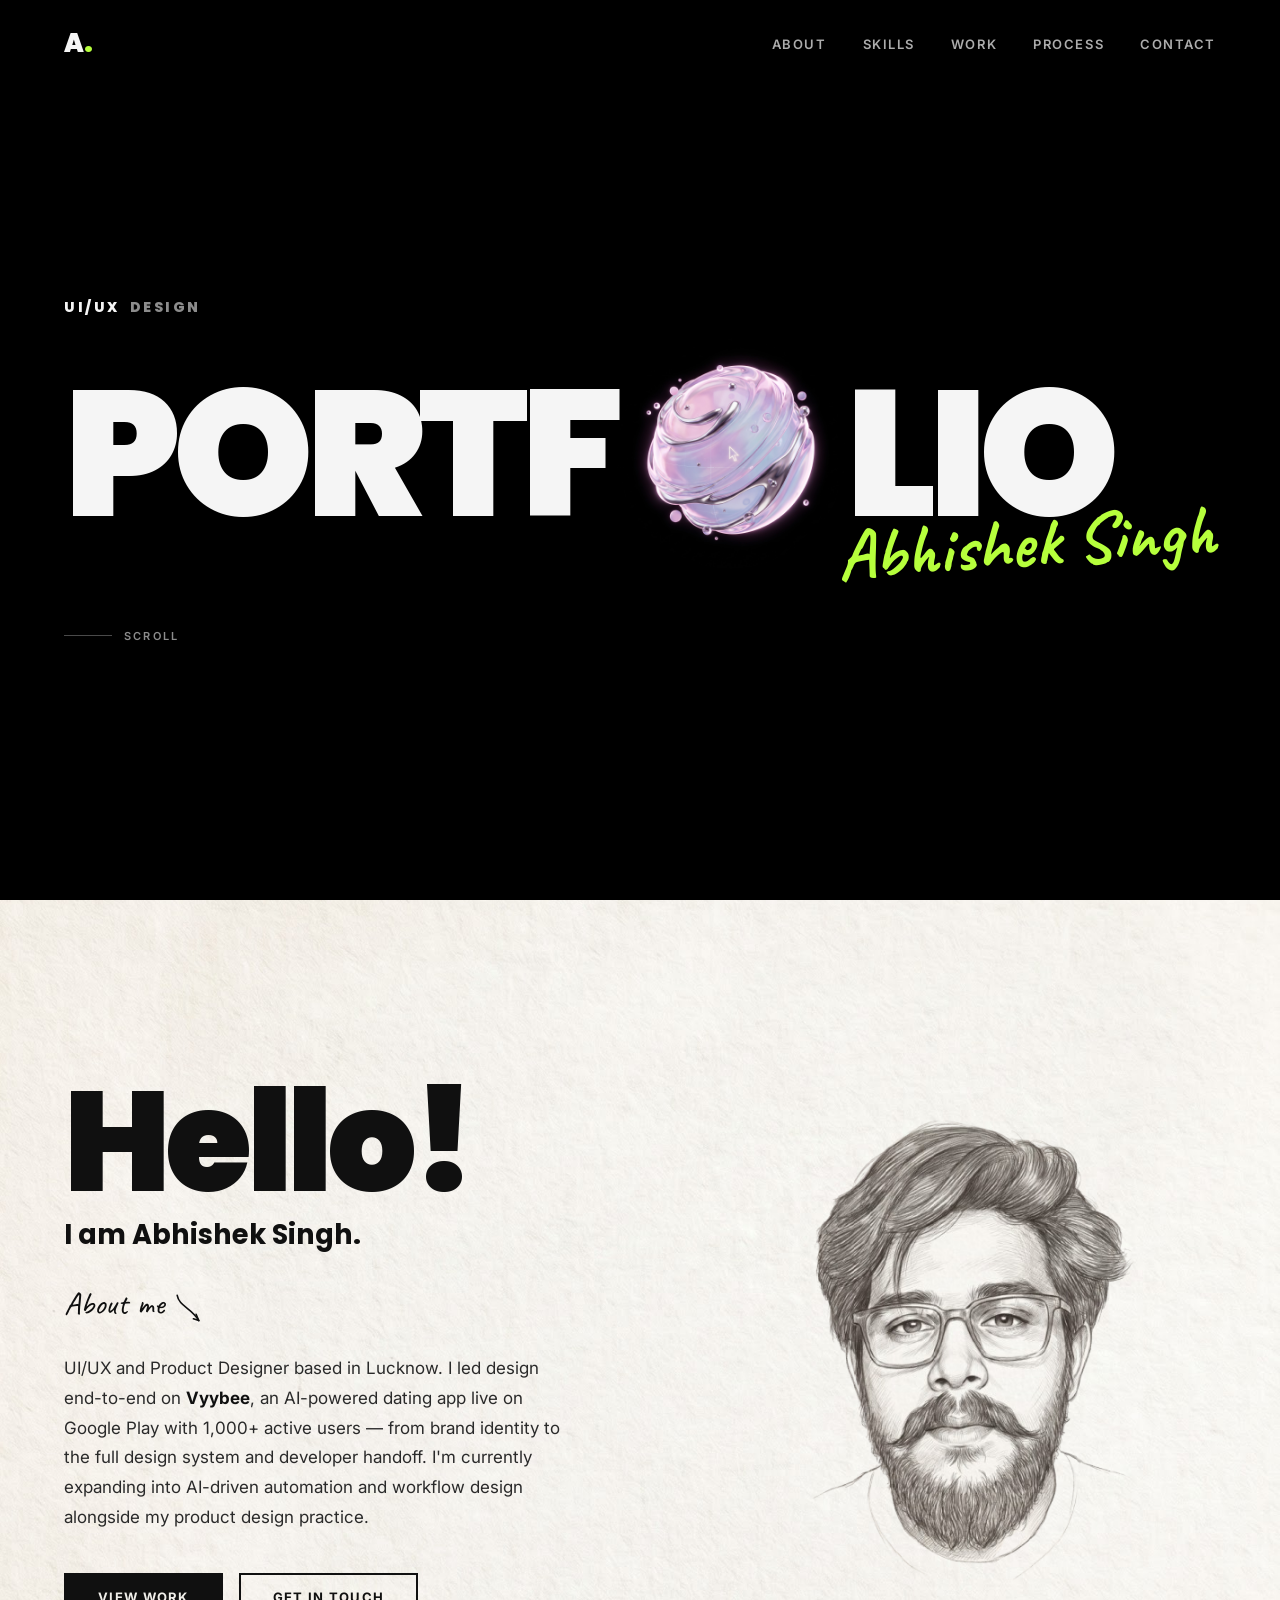
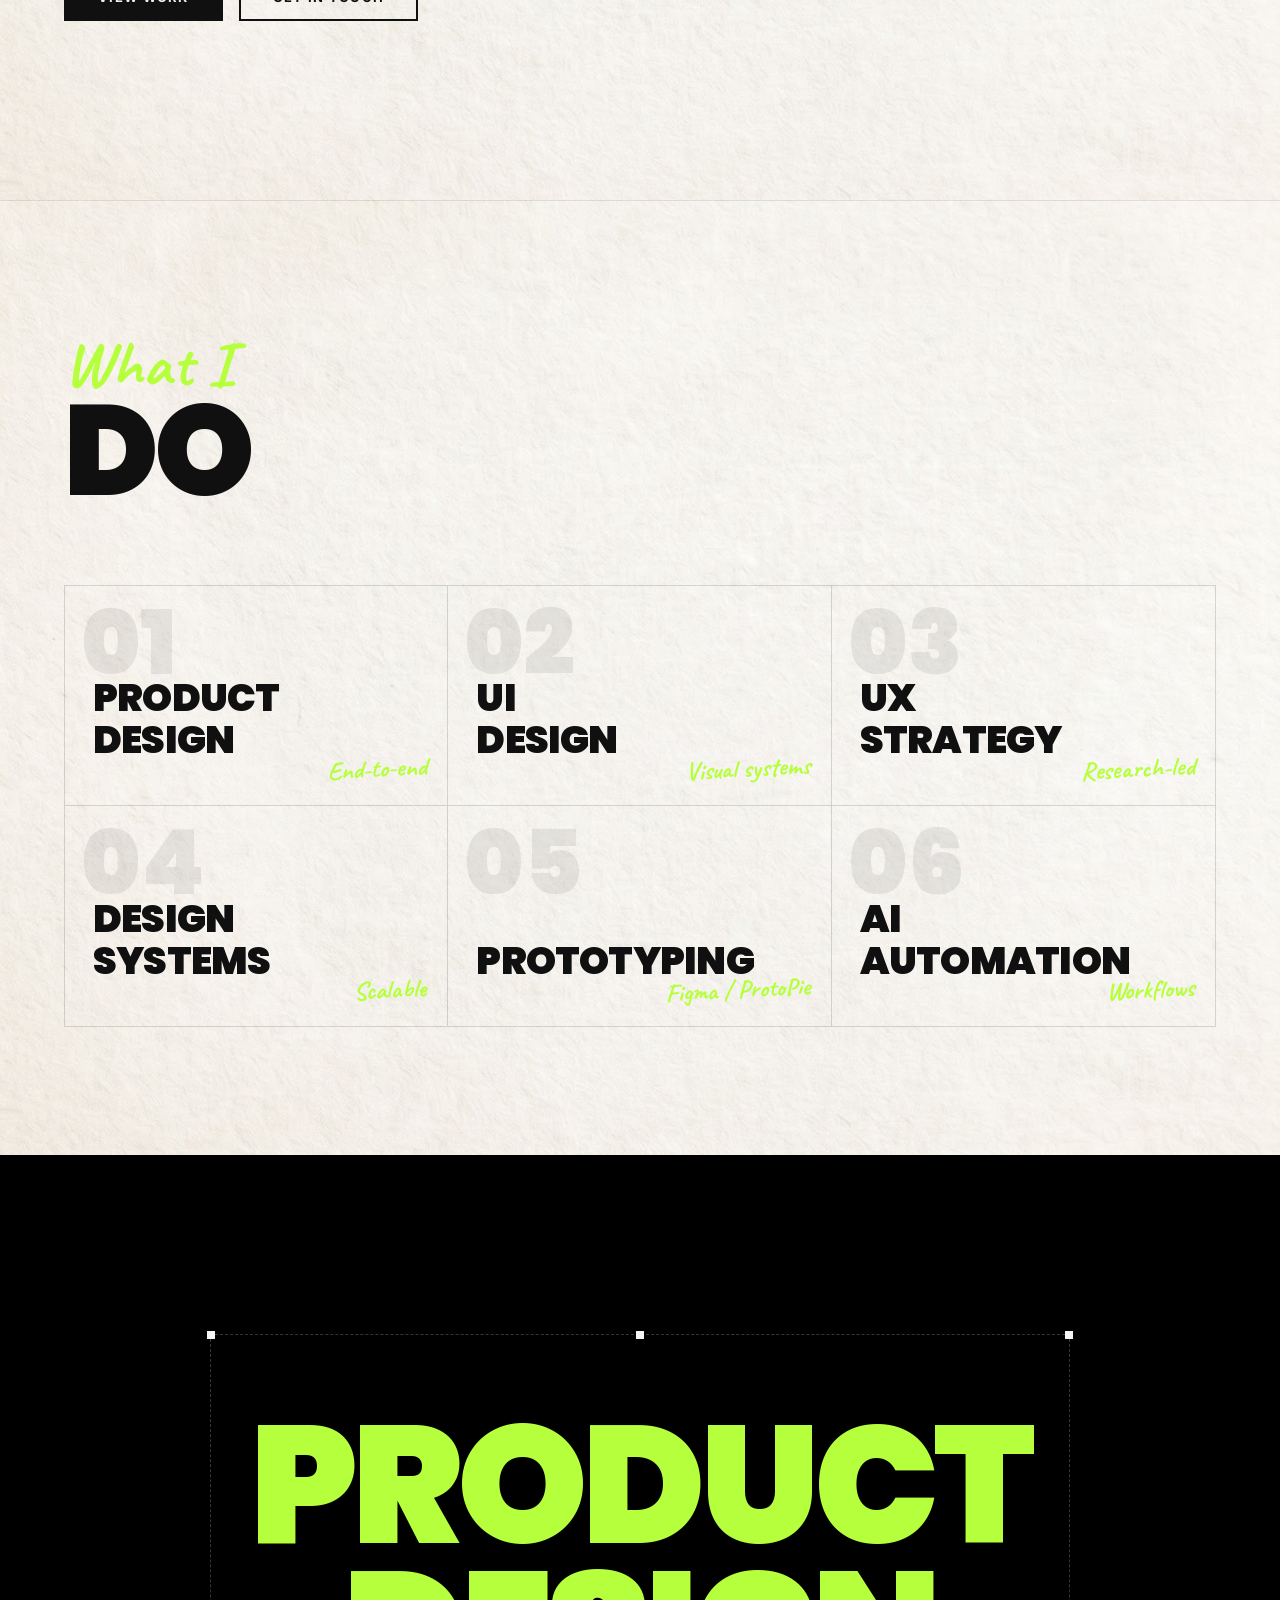
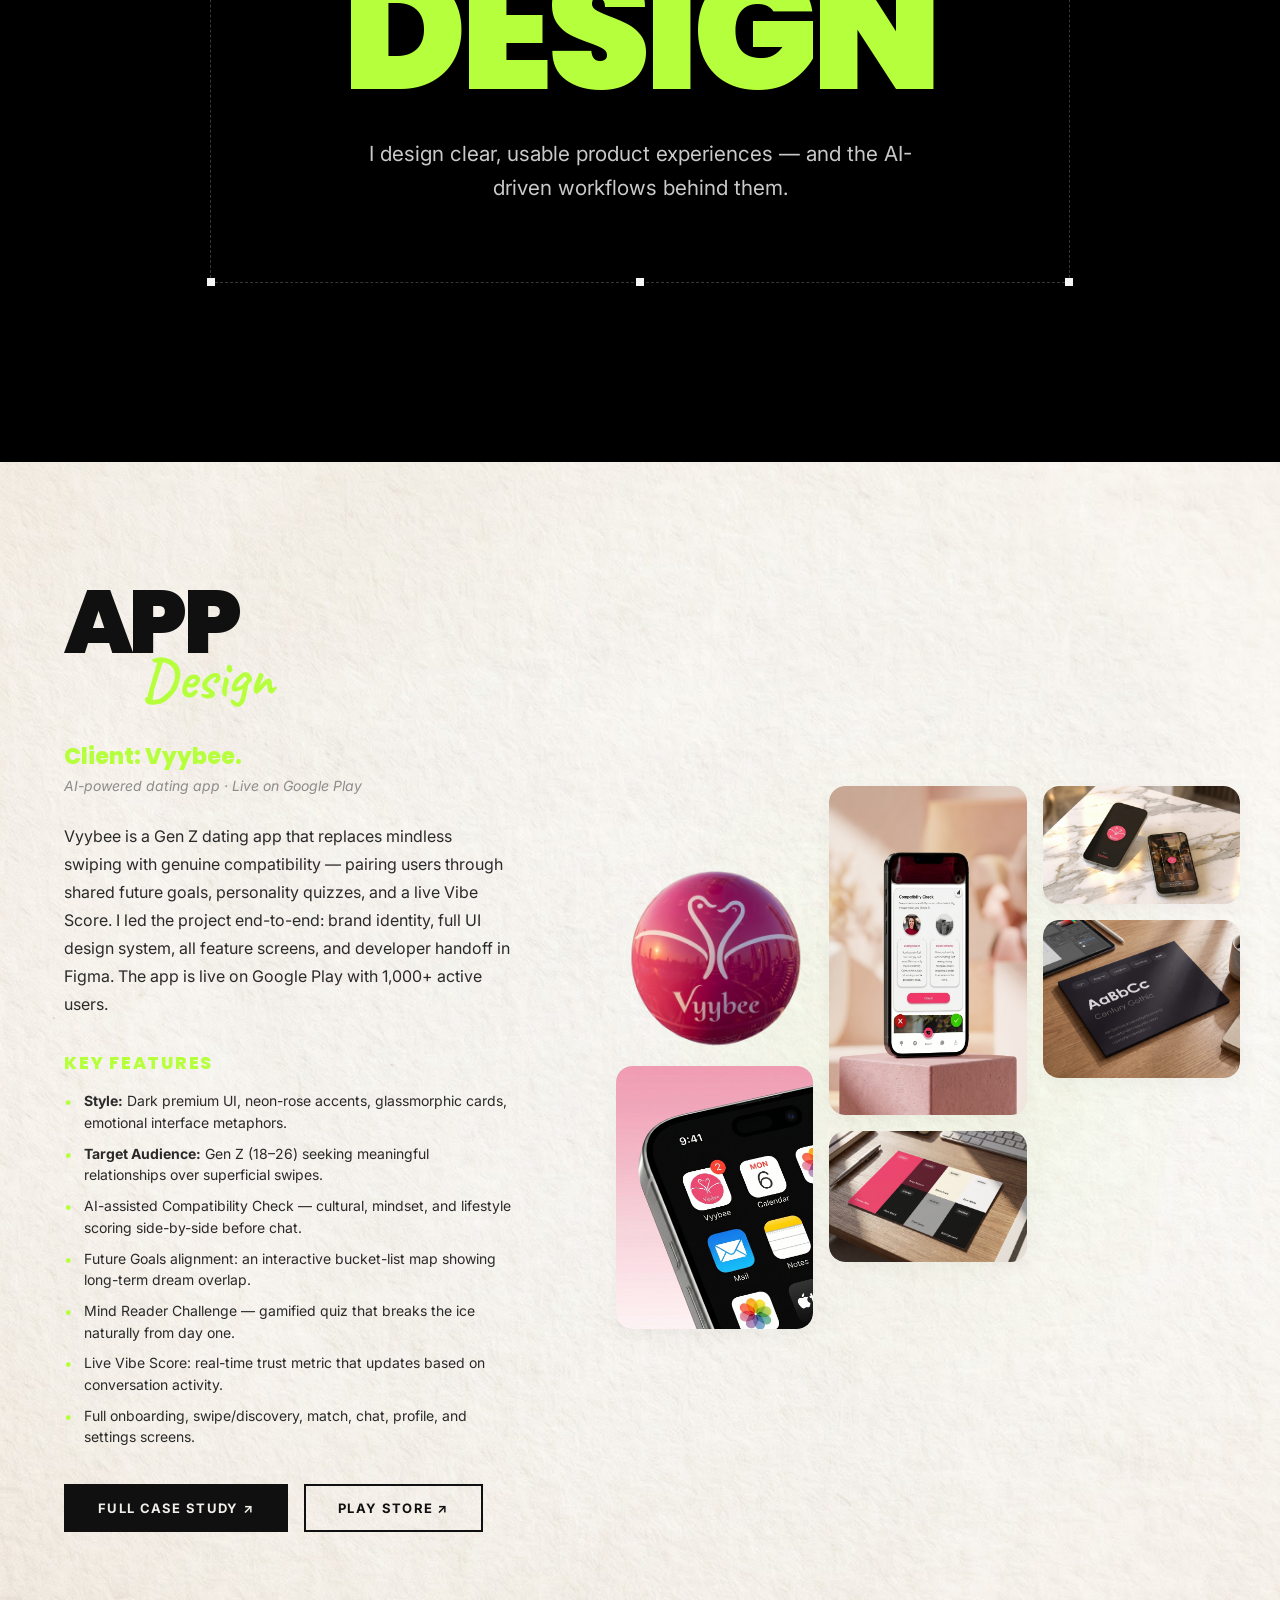
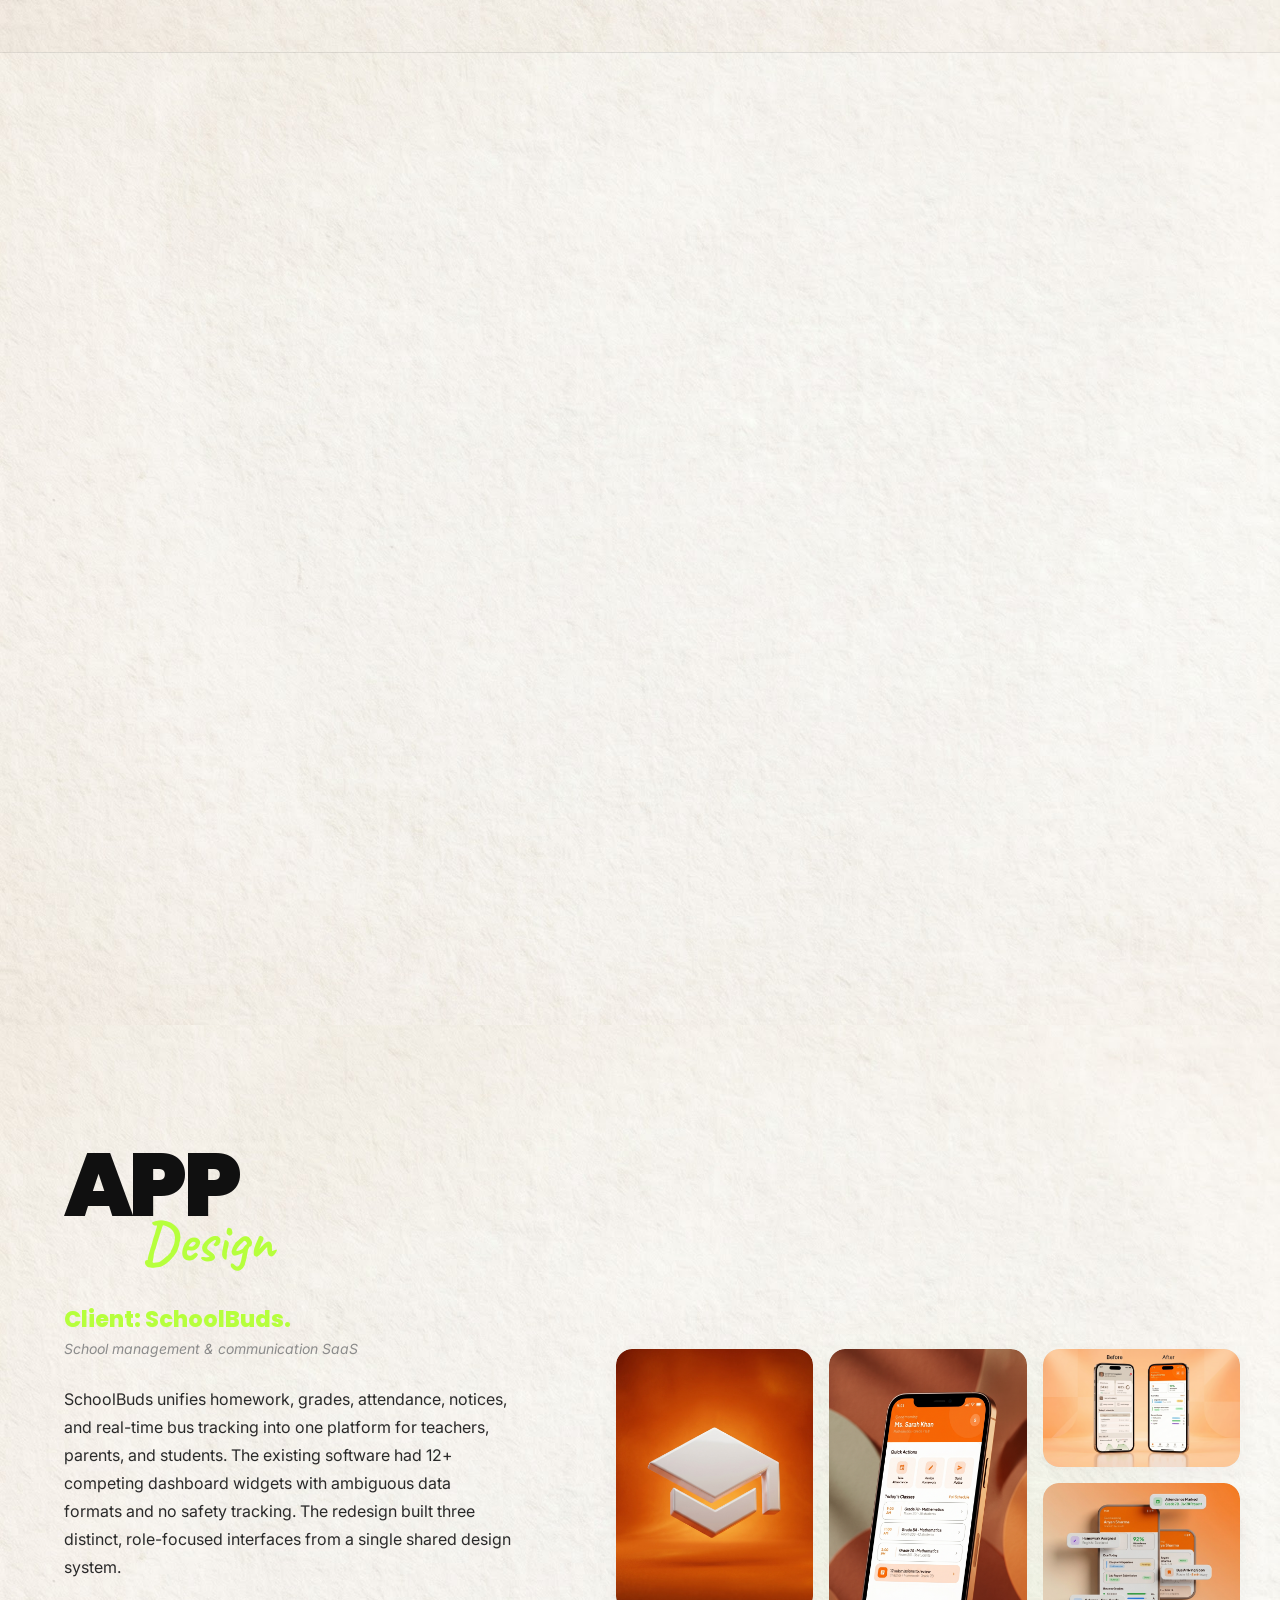
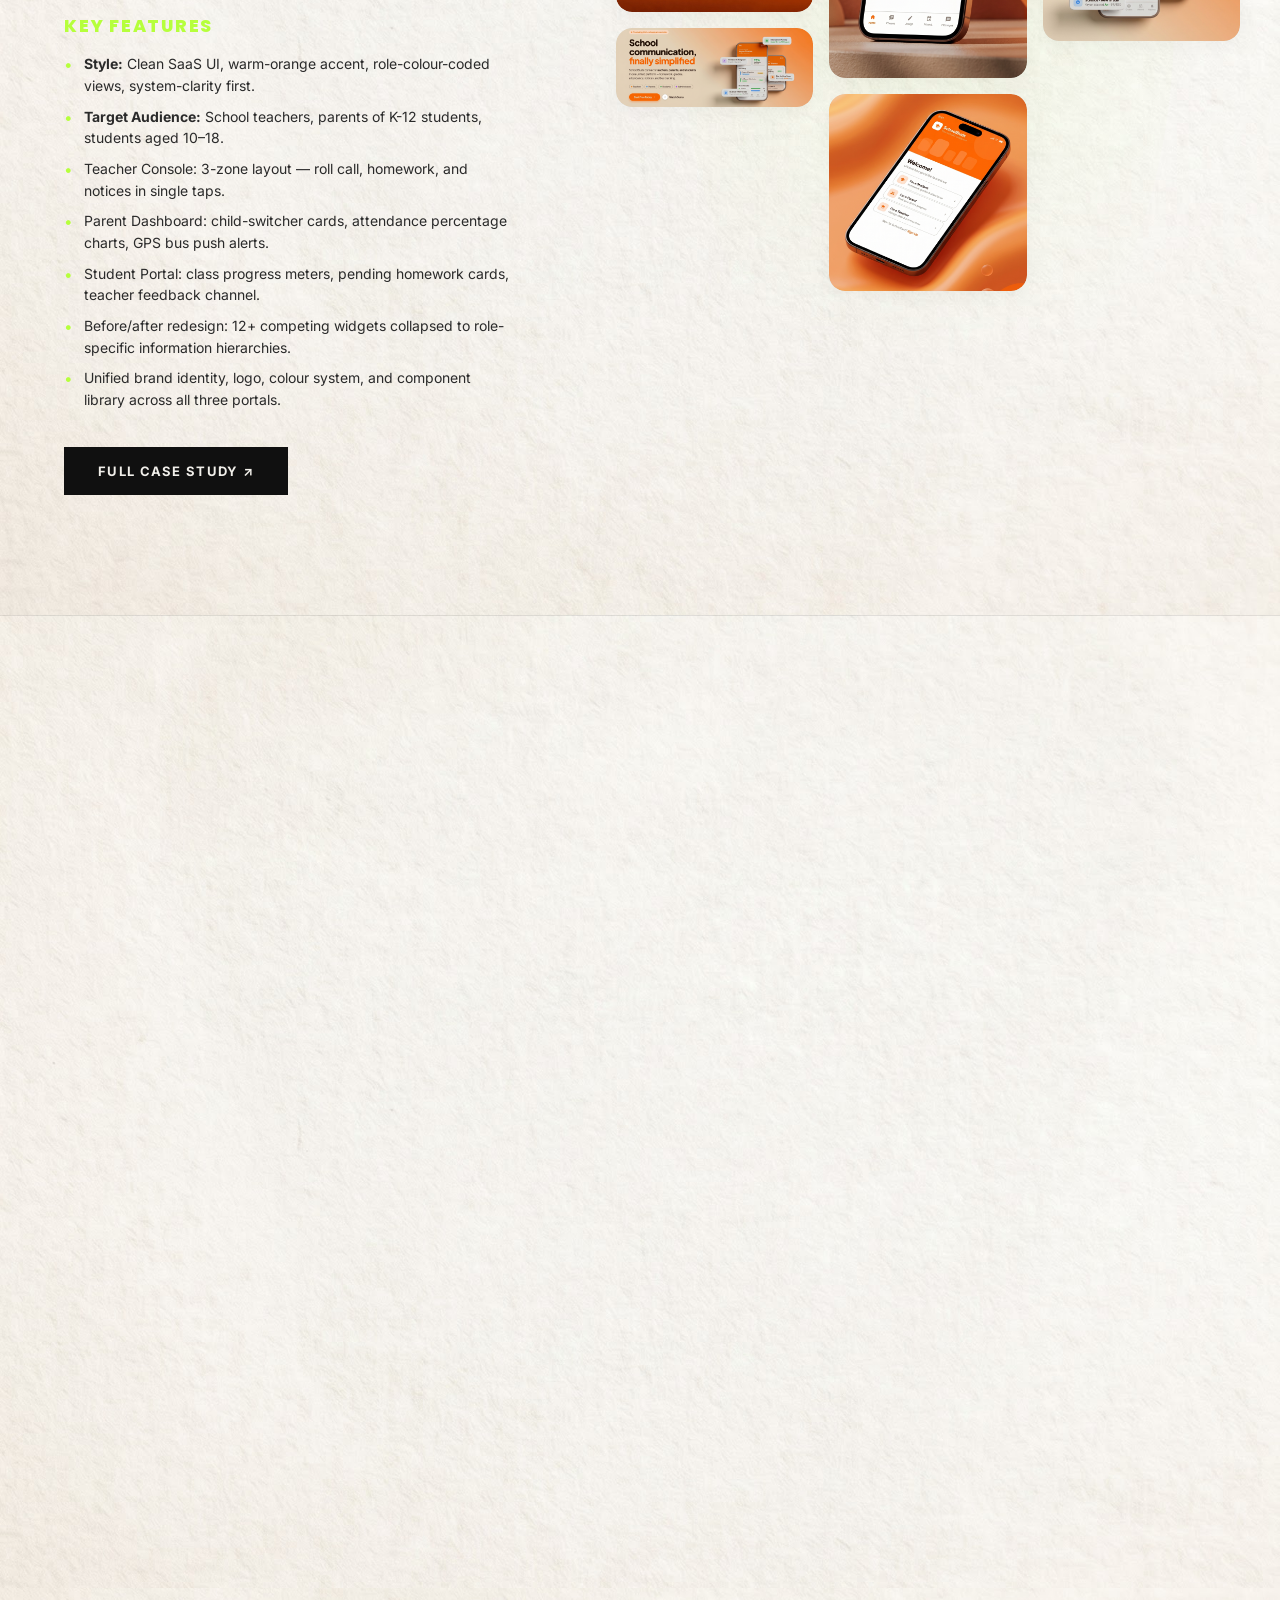
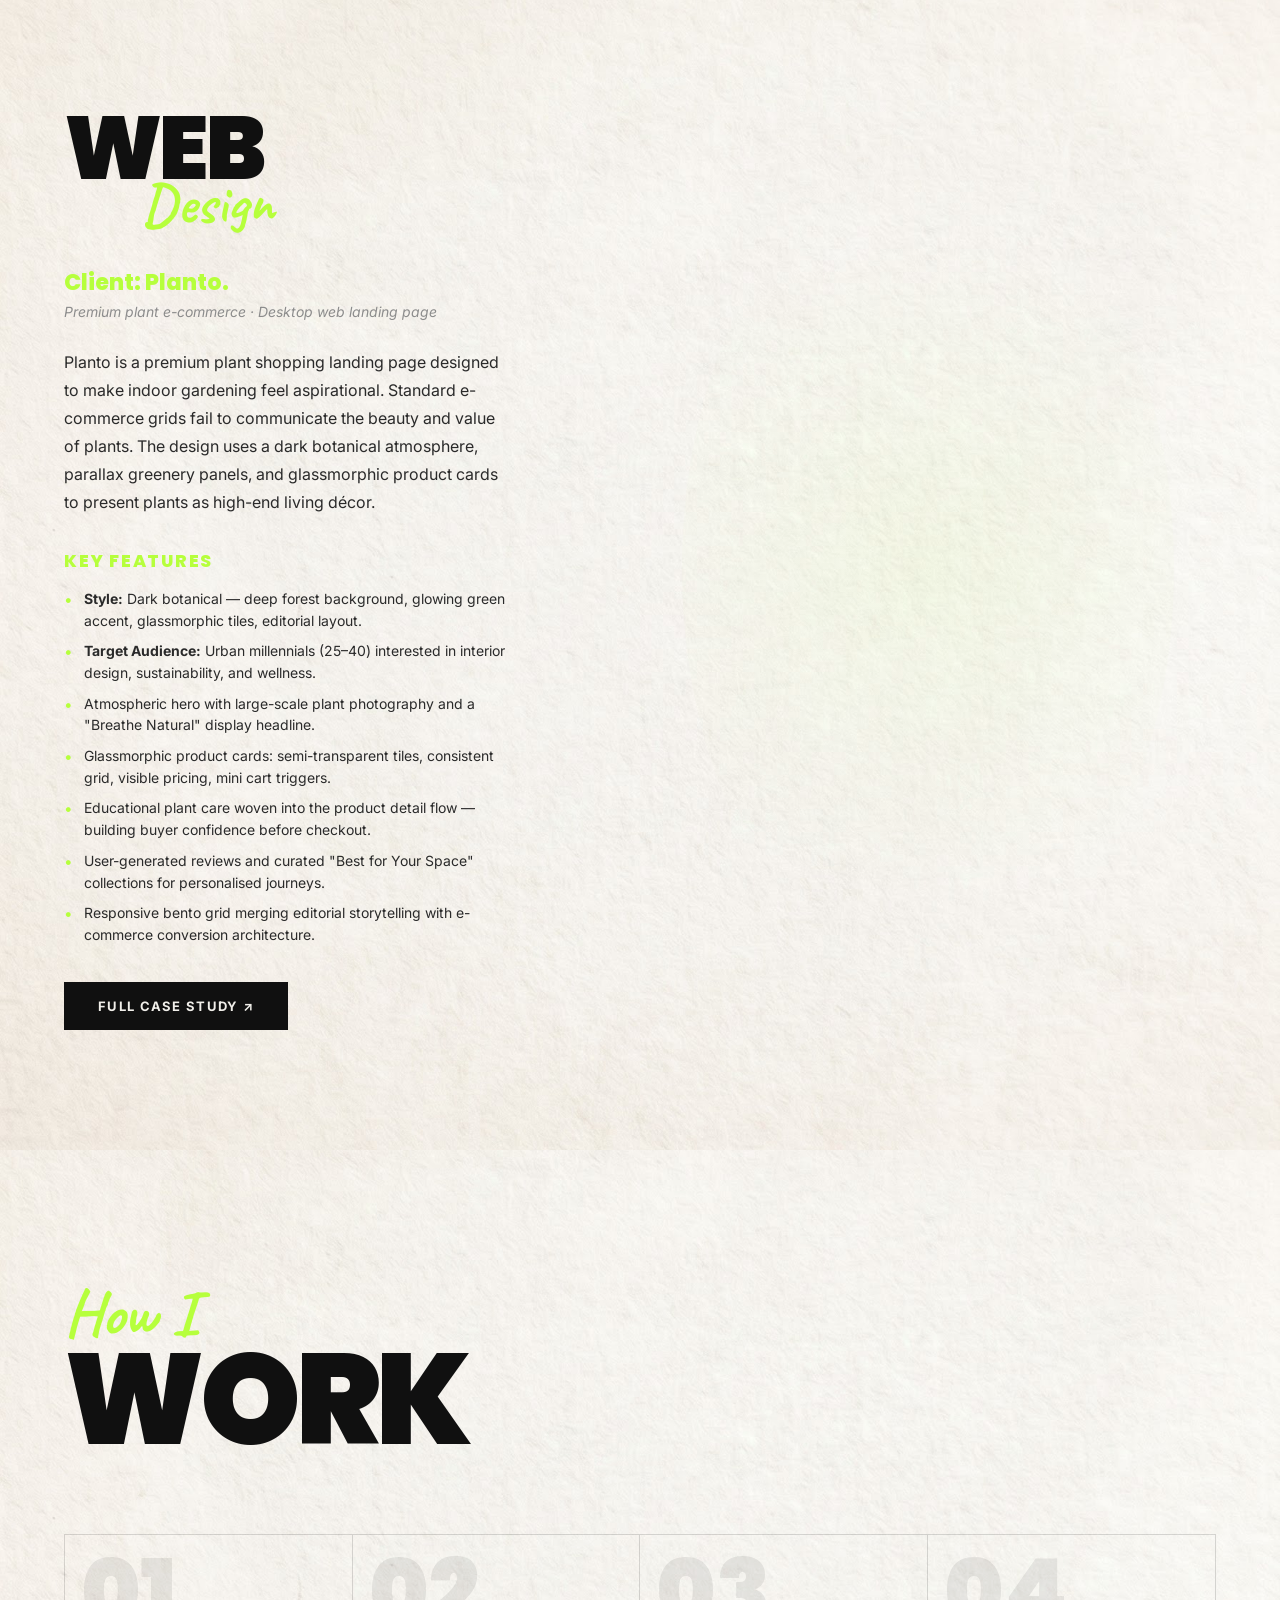
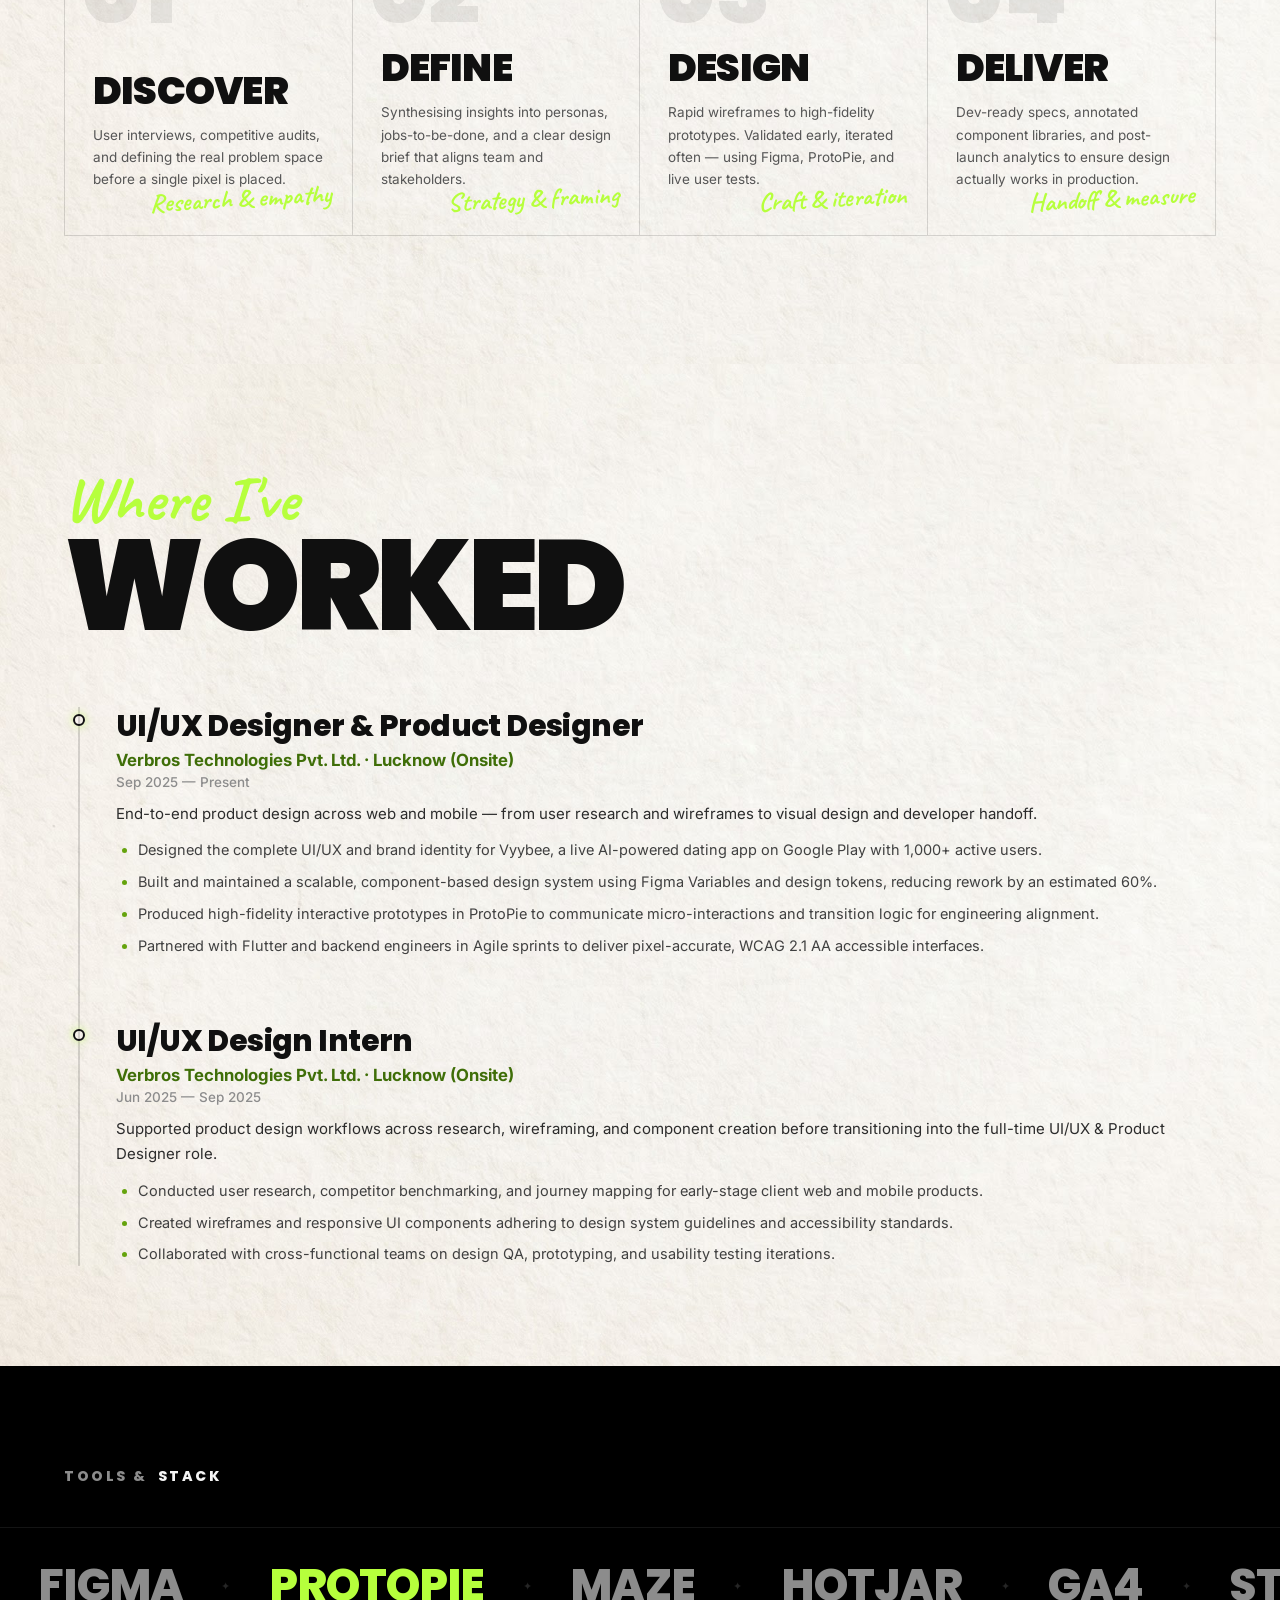
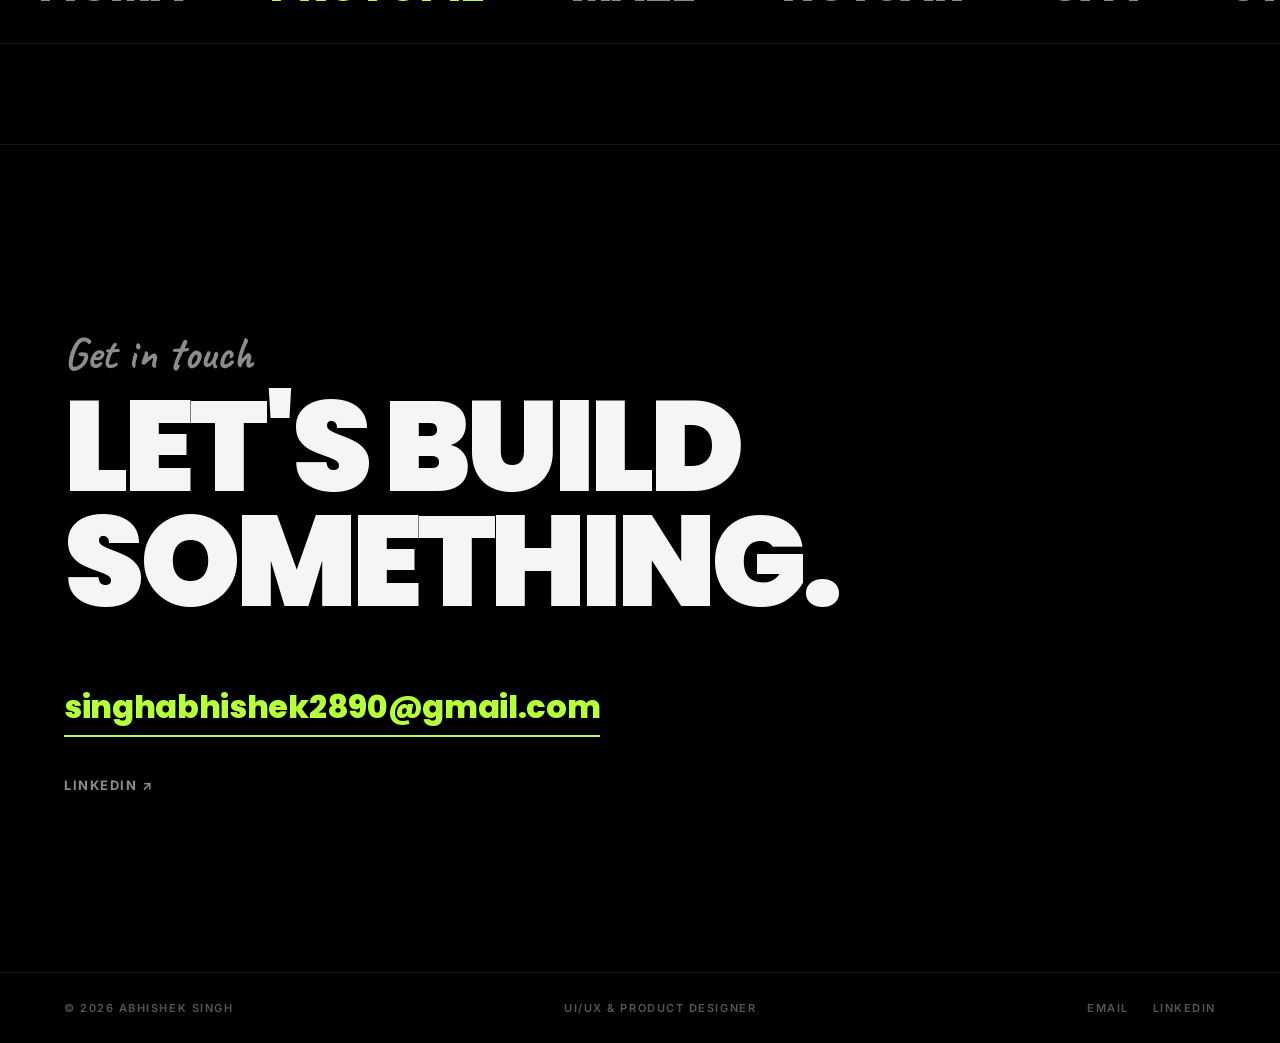
<file: index.html>
<!DOCTYPE html>
<html lang="en">
<head>
  <meta charset="UTF-8" />
  <meta name="viewport" content="width=device-width, initial-scale=1.0" />
  <title>Abhishek Singh — UI/UX & Product Designer</title>
  <meta name="description" content="Portfolio of Abhishek Singh, UI/UX and Product Designer based in Lucknow. Led design for Vyybee, an AI-powered dating app with 1,000+ active users." />

  <!-- Google Fonts -->
  <link rel="preconnect" href="https://fonts.googleapis.com" />
  <link rel="preconnect" href="https://fonts.gstatic.com" crossorigin />
  <link href="https://fonts.googleapis.com/css2?family=Poppins:wght@400;500;700;800;900&family=Caveat:wght@400;600;700&family=Inter:wght@400;500;600&display=swap" rel="stylesheet" />

  <link rel="icon" type="image/svg+xml" href="assets/favicon.svg" />
  <link rel="stylesheet" href="styles.css" />
</head>
<body>

  <!-- Custom cursor -->
  <div class="mouse-follower" aria-hidden="true"></div>

  <!-- =========================================================
       NAVIGATION
  ========================================================== -->
  <header class="site-header">
    <a class="brand" href="#home" aria-label="Abhishek Singh portfolio home">
      <span class="brand-name">A<span class="brand-dot accent">.</span></span>
    </a>
    <button class="nav-toggle" type="button" aria-label="Open navigation" aria-expanded="false">
      <span></span>
      <span></span>
    </button>
    <nav class="site-nav" aria-label="Primary navigation">
      <a href="#about">About</a>
      <a href="#skills">Skills</a>
      <a href="#projects">Work</a>
      <a href="#process">Process</a>
      <a href="#contact">Contact</a>
    </nav>
  </header>

  <main id="home">

    <!-- =========================================================
         SECTION 1 — HERO (dark)
    ========================================================== -->
    <section class="hero-section grain-overlay grid-texture" id="hero">
      <div class="hero-inner">

        <!-- Eyebrow label -->
        <div class="hero-eyebrow">
          <span class="eyebrow-white">UI/UX</span>
          <span class="eyebrow-gray">Design</span>
        </div>

        <!-- Giant headline with embedded image placeholder -->
        <div class="hero-headline-wrap">
          <h1 class="hero-headline">
            <span class="hl-part">Portf</span><!--
            --><span class="hl-visual-slot" aria-hidden="true">
              <!-- Hero visual: replace src with your final image when ready -->
              <img
                src="assets/Glass_sphere_3D.jpeg"
                alt="Hero visual — Abhishek Singh design portfolio"
                class="hero-visual-img"
                loading="eager"
              />
            </span><!--
            --><span class="hl-part">lio</span>
          </h1>

          <!-- Cursive signature bottom-right of headline -->
          <div class="hero-signature" aria-label="Abhishek Singh">
            <span class="cursive-sig">Abhishek Singh</span>
          </div>
        </div>

        <!-- Scroll cue -->
        <div class="hero-scroll-cue" aria-hidden="true">
          <span class="scroll-line"></span>
          <span class="scroll-text">Scroll</span>
        </div>

      </div>
    </section>

    <!-- =========================================================
         SECTION 2 — ABOUT (cream)
    ========================================================== -->
    <section class="about-section grain-overlay" id="about">
      <div class="about-inner">

        <!-- Left: text -->
        <div class="about-text reveal">
          <h2 class="about-hello">Hello!</h2>
          <p class="about-subname">I am Abhishek Singh.</p>

          <!-- Cursive "About me" annotation with SVG arrow -->
          <div class="about-annotation">
            <span class="cursive-annotation">About me</span>
            <svg class="annotation-arrow" viewBox="0 0 40 40" fill="none" xmlns="http://www.w3.org/2000/svg" aria-hidden="true">
              <path d="M8 6 C10 18, 24 20, 32 34" stroke="#101010" stroke-width="1.8" stroke-linecap="round" fill="none"/>
              <path d="M26 32 L32 34 L29 27" stroke="#101010" stroke-width="1.8" stroke-linecap="round" stroke-linejoin="round" fill="none"/>
            </svg>
          </div>

          <p class="about-bio">
            UI/UX and Product Designer based in Lucknow. I led design end-to-end on <strong>Vyybee</strong>, an AI-powered dating app live on Google Play with 1,000+ active users — from brand identity to the full design system and developer handoff. I'm currently expanding into AI-driven automation and workflow design alongside my product design practice.
          </p>

          <div class="about-cta-row">
            <a href="#projects" class="btn-primary">View Work</a>
            <a href="#contact" class="btn-ghost">Get in Touch</a>
          </div>
        </div>

        <!-- Right: portrait placeholder -->
        <div class="about-portrait reveal">
          <!-- Portrait: replace src with your pencil-sketch portrait when ready -->
          <img
            src="assets/sketchAbhishek.png"
            alt="Pencil sketch portrait of Abhishek Singh"
            class="about-portrait-img"
            loading="lazy"
          />
        </div>

      </div>
    </section>

    <!-- =========================================================
         SECTION 3 — SKILLS GRID (cream, continues)
    ========================================================== -->
    <section class="skills-section grain-overlay" id="skills">
      <div class="skills-inner">

        <!-- Section heading with cursive overlap -->
        <div class="skills-heading reveal">
          <div class="layered-heading">
            <span class="lh-cursive">What I</span>
            <h2 class="lh-bold">Do</h2>
          </div>
        </div>

        <!-- 3×2 numbered grid -->
        <div class="skills-grid">

          <div class="skill-cell reveal">
            <span class="skill-num">01</span>
            <span class="skill-bold">Product<br/>Design</span>
            <span class="skill-cursive">End-to-end</span>
          </div>

          <div class="skill-cell reveal">
            <span class="skill-num">02</span>
            <span class="skill-bold">UI<br/>Design</span>
            <span class="skill-cursive">Visual systems</span>
          </div>

          <div class="skill-cell reveal">
            <span class="skill-num">03</span>
            <span class="skill-bold">UX<br/>Strategy</span>
            <span class="skill-cursive">Research-led</span>
          </div>

          <div class="skill-cell reveal">
            <span class="skill-num">04</span>
            <span class="skill-bold">Design<br/>Systems</span>
            <span class="skill-cursive">Scalable</span>
          </div>

          <div class="skill-cell reveal">
            <span class="skill-num">05</span>
            <span class="skill-bold">Prototyping</span>
            <span class="skill-cursive">Figma / ProtoPie</span>
          </div>

          <div class="skill-cell reveal">
            <span class="skill-num">06</span>
            <span class="skill-bold">AI<br/>Automation</span>
            <span class="skill-cursive">Workflows</span>
          </div>

        </div>
      </div>
    </section>

    <!-- =========================================================
         SECTION 4 — TAGLINE / MANIFESTO POSTER (dark)
         Palate-cleanser between Skills and first Project Spotlight
    ========================================================== -->
    <section class="tagline-section grain-overlay grid-texture" id="projects">
      <div class="tagline-inner">
        <div class="tagline-marquee reveal">
          <!-- Corner + midpoint handles -->
          <span class="cs-handle tl" aria-hidden="true"></span>
          <span class="cs-handle tr" aria-hidden="true"></span>
          <span class="cs-handle bl" aria-hidden="true"></span>
          <span class="cs-handle br" aria-hidden="true"></span>
          <span class="cs-handle tc" aria-hidden="true"></span>
          <span class="cs-handle bc" aria-hidden="true"></span>

          <h2 class="tagline-label">Product Design</h2>
          <p class="tagline-sub">
            I design clear, usable product experiences — and the AI-driven workflows behind them.
          </p>
        </div>
      </div>
    </section>

    <!-- =========================================================
         PROJECT SPOTLIGHT 1 — VYYBEE
    ========================================================== -->

    <!-- Spotlight: text + mockup -->
    <section class="spotlight-section grain-overlay" id="vyybee">
      <div class="spotlight-text reveal">

        <!-- Layered heading: App / Design -->
        <div class="spotlight-heading">
          <span class="cs-heading-bold">App</span>
          <span class="cs-heading-cursive">Design</span>
        </div>

        <p class="spotlight-client-name">Client: Vyybee.</p>
        <p class="spotlight-client-type">AI-powered dating app · Live on Google Play</p>

        <p class="spotlight-para">
          Vyybee is a Gen Z dating app that replaces mindless swiping with genuine compatibility —
          pairing users through shared future goals, personality quizzes, and a live Vibe Score.
          I led the project end-to-end: brand identity, full UI design system, all feature screens,
          and developer handoff in Figma. The app is live on Google Play with 1,000+ active users.
        </p>

        <p class="spotlight-features-heading">Key features</p>
        <ul class="spotlight-features-list">
          <li><strong>Style:</strong> Dark premium UI, neon-rose accents, glassmorphic cards, emotional interface metaphors.</li>
          <li><strong>Target Audience:</strong> Gen Z (18–26) seeking meaningful relationships over superficial swipes.</li>
          <li>AI-assisted Compatibility Check — cultural, mindset, and lifestyle scoring side-by-side before chat.</li>
          <li>Future Goals alignment: an interactive bucket-list map showing long-term dream overlap.</li>
          <li>Mind Reader Challenge — gamified quiz that breaks the ice naturally from day one.</li>
          <li>Live Vibe Score: real-time trust metric that updates based on conversation activity.</li>
          <li>Full onboarding, swipe/discovery, match, chat, profile, and settings screens.</li>
        </ul>

        <div class="spotlight-cta-row">
          <a href="projects/vyybee.html" class="btn-primary">Full Case Study ↗</a>
          <a href="https://play.google.com/store/apps/details?id=com.verbros.vyybee" target="_blank" rel="noopener" class="btn-ghost">Play Store ↗</a>
        </div>

      </div>

      <div class="spotlight-mockup">
        <div class="spotlight-collage-grid reveal">
          <div class="collage-col">
            <div class="collage-item logo-tile" style="aspect-ratio: 3/4;">
              <img src="assets/vyybeeBallTransparent.png" alt="Vyybee logo ball" style="filter: none;" />
            </div>
            <div class="collage-item" style="aspect-ratio: 3/4;">
              <img src="assets/Hero-section-vyybee-mockup.jpeg" alt="Vyybee hero section mockup" />
            </div>
          </div>
          <div class="collage-col">
            <div class="collage-item" style="aspect-ratio: 3/5;">
              <img src="assets/compatibility-mockup.jpeg" alt="Vyybee compatibility check screen" />
            </div>
            <div class="collage-item" style="aspect-ratio: 3/2;">
              <img src="assets/ColorPaletteMockup.jpeg" alt="Vyybee color palette mockup" />
            </div>
          </div>
          <div class="collage-col">
            <div class="collage-item" style="aspect-ratio: 5/3;">
              <img src="assets/vyybee-marble.jpeg" alt="Vyybee marble aesthetic" />
            </div>
            <div class="collage-item" style="aspect-ratio: 5/4;">
              <img src="assets/TypographyMockup.jpeg" alt="Vyybee typography mockup" />
            </div>
          </div>
        </div>
      </div>
    </section>

    <!-- Main Screens: Vyybee -->
    <section class="screens-section grain-overlay" id="vyybee-screens">
      <div class="screens-inner">

        <div class="screens-heading reveal">
          <div class="layered-heading">
            <span class="lh-cursive">Main</span>
            <h2 class="lh-bold" style="color: var(--color-ink);">Screens</h2>
          </div>
        </div>



        <!-- Real existing assets used as supplement below placeholder -->
        <div class="screens-real-gallery reveal">
          <img src="assets/phone_mockup_Discover.jpeg" alt="Vyybee discover screen" loading="lazy" />
          <img src="assets/compatibility-mockup.jpeg" alt="Vyybee compatibility screen" loading="lazy" />
          <img src="assets/Future-goals-mockup.jpeg" alt="Vyybee future goals screen" loading="lazy" />
          <img src="assets/Mind-reader-mockup.jpeg" alt="Vyybee mind reader screen" loading="lazy" />
        </div>

      </div>
    </section>

    <!-- =========================================================
         PROJECT SPOTLIGHT 2 — SCHOOLBUDS
    ========================================================== -->

    <section class="spotlight-section grain-overlay" id="schoolbuds">
      <div class="spotlight-text reveal">

        <div class="spotlight-heading">
          <span class="cs-heading-bold">App</span>
          <span class="cs-heading-cursive">Design</span>
        </div>

        <p class="spotlight-client-name">Client: SchoolBuds.</p>
        <p class="spotlight-client-type">School management & communication SaaS</p>

        <p class="spotlight-para">
          SchoolBuds unifies homework, grades, attendance, notices, and real-time bus tracking into
          one platform for teachers, parents, and students. The existing software had 12+ competing
          dashboard widgets with ambiguous data formats and no safety tracking. The redesign built
          three distinct, role-focused interfaces from a single shared design system.
        </p>

        <p class="spotlight-features-heading">Key features</p>
        <ul class="spotlight-features-list">
          <li><strong>Style:</strong> Clean SaaS UI, warm-orange accent, role-colour-coded views, system-clarity first.</li>
          <li><strong>Target Audience:</strong> School teachers, parents of K-12 students, students aged 10–18.</li>
          <li>Teacher Console: 3-zone layout — roll call, homework, and notices in single taps.</li>
          <li>Parent Dashboard: child-switcher cards, attendance percentage charts, GPS bus push alerts.</li>
          <li>Student Portal: class progress meters, pending homework cards, teacher feedback channel.</li>
          <li>Before/after redesign: 12+ competing widgets collapsed to role-specific information hierarchies.</li>
          <li>Unified brand identity, logo, colour system, and component library across all three portals.</li>
        </ul>

        <div class="spotlight-cta-row">
          <a href="projects/schoolbuds.html" class="btn-primary">Full Case Study ↗</a>
        </div>

      </div>

      <div class="spotlight-mockup">
        <div class="spotlight-collage-grid reveal">
          <div class="collage-col">
            <div class="collage-item" style="aspect-ratio: 3/4;">
              <img src="assets/schoolBudsLogo2.jpeg" alt="SchoolBuds logo" />
            </div>
            <div class="collage-item" style="aspect-ratio: 5/2;">
              <img src="assets/Landing-page-mockup.jpeg" alt="SchoolBuds landing page mockup" />
            </div>
          </div>
          <div class="collage-col">
            <div class="collage-item" style="aspect-ratio: 3/5;">
              <img src="assets/Teacher-phone-mockup.jpeg" alt="SchoolBuds teacher view" />
            </div>
            <div class="collage-item" style="aspect-ratio: 1/1;">
              <img src="assets/Login-screen-mockup.jpeg" alt="SchoolBuds login screen mockup" />
            </div>
          </div>
          <div class="collage-col">
            <div class="collage-item" style="aspect-ratio: 5/3;">
              <img src="assets/Before-after-mockup.jpeg" alt="SchoolBuds before and after comparison" />
            </div>
            <div class="collage-item" style="aspect-ratio: 5/4;">
              <img src="assets/landing-page-1x1.jpeg" alt="SchoolBuds landing page preview" />
            </div>
          </div>
        </div>
      </div>
    </section>

    <!-- Main Screens: SchoolBuds -->
    <section class="screens-section grain-overlay" id="schoolbuds-screens">
      <div class="screens-inner">

        <div class="screens-heading reveal">
          <div class="layered-heading">
            <span class="lh-cursive">Main</span>
            <h2 class="lh-bold" style="color: var(--color-ink);">Screens</h2>
          </div>
        </div>



        <!-- Real existing assets -->
        <div class="screens-real-gallery reveal">
          <img src="assets/Teacher-phone-mockup.jpeg" alt="SchoolBuds teacher console" loading="lazy" />
          <img src="assets/Parent-phone-mockup.jpeg" alt="SchoolBuds parent dashboard" loading="lazy" />
          <img src="assets/Student-phone-mockup.jpeg" alt="SchoolBuds student portal" loading="lazy" />
          <img src="assets/schoolBudsLanding.jpeg" alt="SchoolBuds landing page" loading="lazy" />
        </div>

      </div>
    </section>

    <!-- =========================================================
         PROJECT SPOTLIGHT 3 — PLANTO
         (No Main Screens grid — web project, fewer phone exports)
    ========================================================== -->

    <section class="spotlight-section grain-overlay" id="planto">
      <div class="spotlight-text reveal">

        <div class="spotlight-heading">
          <span class="cs-heading-bold">Web</span>
          <span class="cs-heading-cursive">Design</span>
        </div>

        <p class="spotlight-client-name">Client: Planto.</p>
        <p class="spotlight-client-type">Premium plant e-commerce · Desktop web landing page</p>

        <p class="spotlight-para">
          Planto is a premium plant shopping landing page designed to make indoor gardening feel
          aspirational. Standard e-commerce grids fail to communicate the beauty and value of
          plants. The design uses a dark botanical atmosphere, parallax greenery panels, and
          glassmorphic product cards to present plants as high-end living décor.
        </p>

        <p class="spotlight-features-heading">Key features</p>
        <ul class="spotlight-features-list">
          <li><strong>Style:</strong> Dark botanical — deep forest background, glowing green accent, glassmorphic tiles, editorial layout.</li>
          <li><strong>Target Audience:</strong> Urban millennials (25–40) interested in interior design, sustainability, and wellness.</li>
          <li>Atmospheric hero with large-scale plant photography and a "Breathe Natural" display headline.</li>
          <li>Glassmorphic product cards: semi-transparent tiles, consistent grid, visible pricing, mini cart triggers.</li>
          <li>Educational plant care woven into the product detail flow — building buyer confidence before checkout.</li>
          <li>User-generated reviews and curated "Best for Your Space" collections for personalised journeys.</li>
          <li>Responsive bento grid merging editorial storytelling with e-commerce conversion architecture.</li>
        </ul>

        <div class="spotlight-cta-row">
          <a href="projects/planto.html" class="btn-primary">Full Case Study ↗</a>
        </div>

      </div>

      <div class="spotlight-mockup">
        <div class="spotlight-collage-grid reveal">
          <div class="collage-col">
            <div class="collage-item" style="aspect-ratio: 3/4;">
              <img src="assets/PlantoLogo2.jpeg" alt="Planto logo" />
            </div>
            <div class="collage-item" style="aspect-ratio: 16/9;">
              <img src="assets/deskAiPlant_mockup.jpeg" alt="Planto desk AI mockup" />
            </div>
          </div>
          <div class="collage-col">
            <div class="collage-item" style="aspect-ratio: 3/5;">
              <img src="assets/PlantoMockup1.jpeg" alt="Planto plant detail screen" />
            </div>
            <div class="collage-item" style="aspect-ratio: 3/2;">
              <img src="assets/planto-mockup-3.jpeg" alt="Planto care guide screen" />
            </div>
          </div>
          <div class="collage-col">
            <div class="collage-item" style="aspect-ratio: 5/3;">
              <img src="assets/planto-mockup-1.jpeg" alt="Planto e-commerce showcase" />
            </div>
            <div class="collage-item" style="aspect-ratio: 5/4;">
              <img src="assets/plantoColorPaalette.jpeg" alt="Planto color palette mockup" />
            </div>
          </div>
        </div>
      </div>
    </section>


    <!-- =========================================================
         SECTION 5 — PROCESS (cream)
    ========================================================== -->
    <section class="process-section grain-overlay" id="process">
      <div class="process-inner">

        <!-- Section heading -->
        <div class="process-heading reveal">
          <div class="layered-heading">
            <span class="lh-cursive">How I</span>
            <h2 class="lh-bold">Work</h2>
          </div>
        </div>

        <!-- 4-step numbered grid -->
        <div class="process-grid">

          <div class="process-cell reveal">
            <span class="skill-num">01</span>
            <span class="skill-bold">Discover</span>
            <span class="skill-cursive">Research & empathy</span>
            <p class="process-desc">User interviews, competitive audits, and defining the real problem space before a single pixel is placed.</p>
          </div>

          <div class="process-cell reveal">
            <span class="skill-num">02</span>
            <span class="skill-bold">Define</span>
            <span class="skill-cursive">Strategy & framing</span>
            <p class="process-desc">Synthesising insights into personas, jobs-to-be-done, and a clear design brief that aligns team and stakeholders.</p>
          </div>

          <div class="process-cell reveal">
            <span class="skill-num">03</span>
            <span class="skill-bold">Design</span>
            <span class="skill-cursive">Craft & iteration</span>
            <p class="process-desc">Rapid wireframes to high-fidelity prototypes. Validated early, iterated often — using Figma, ProtoPie, and live user tests.</p>
          </div>

          <div class="process-cell reveal">
            <span class="skill-num">04</span>
            <span class="skill-bold">Deliver</span>
            <span class="skill-cursive">Handoff & measure</span>
            <p class="process-desc">Dev-ready specs, annotated component libraries, and post-launch analytics to ensure design actually works in production.</p>
          </div>

        </div>
      </div>
    </section>

    <!-- =========================================================
         SECTION 5.5 — EXPERIENCE (cream)
    ========================================================== -->
    <section class="experience-section grain-overlay cream" id="experience">
      <div class="experience-inner">

        <div class="experience-heading reveal">
          <div class="layered-heading">
            <span class="lh-cursive">Where I've</span>
            <h2 class="lh-bold">Worked</h2>
          </div>
        </div>

        <div class="experience-timeline">

          <div class="experience-item reveal">
            <span class="experience-dot" aria-hidden="true"></span>
            <h3 class="experience-role">UI/UX Designer &amp; Product Designer</h3>
            <div class="experience-company">Verbros Technologies Pvt. Ltd. · Lucknow (Onsite)</div>
            <div class="experience-time">Sep 2025 — Present</div>
            <p class="experience-desc">End-to-end product design across web and mobile — from user research and wireframes to visual design and developer handoff.</p>
            <ul class="experience-bullets">
              <li>Designed the complete UI/UX and brand identity for Vyybee, a live AI-powered dating app on Google Play with 1,000+ active users.</li>
              <li>Built and maintained a scalable, component-based design system using Figma Variables and design tokens, reducing rework by an estimated 60%.</li>
              <li>Produced high-fidelity interactive prototypes in ProtoPie to communicate micro-interactions and transition logic for engineering alignment.</li>
              <li>Partnered with Flutter and backend engineers in Agile sprints to deliver pixel-accurate, WCAG 2.1 AA accessible interfaces.</li>
            </ul>
          </div>

          <div class="experience-item reveal">
            <span class="experience-dot" aria-hidden="true"></span>
            <h3 class="experience-role">UI/UX Design Intern</h3>
            <div class="experience-company">Verbros Technologies Pvt. Ltd. · Lucknow (Onsite)</div>
            <div class="experience-time">Jun 2025 — Sep 2025</div>
            <p class="experience-desc">Supported product design workflows across research, wireframing, and component creation before transitioning into the full-time UI/UX &amp; Product Designer role.</p>
            <ul class="experience-bullets">
              <li>Conducted user research, competitor benchmarking, and journey mapping for early-stage client web and mobile products.</li>
              <li>Created wireframes and responsive UI components adhering to design system guidelines and accessibility standards.</li>
              <li>Collaborated with cross-functional teams on design QA, prototyping, and usability testing iterations.</li>
            </ul>
          </div>

        </div>

      </div>
    </section>

    <!-- =========================================================
         SECTION 6 — TOOLS MARQUEE (dark)
    ========================================================== -->
    <section class="tools-section grain-overlay grid-texture" id="tools">
      <div class="tools-eyebrow reveal">
        <span class="eyebrow-gray">Tools &amp;</span>
        <span class="eyebrow-white">Stack</span>
      </div>
      <div class="tools-marquee-wrap" aria-label="Tools: Figma, ProtoPie, Maze, Hotjar, GA4, Stark, Notion, Miro">
        <div class="tools-track">
          <!-- Repeated twice for seamless loop -->
          <span class="tool-word">Figma</span>
          <span class="tool-sep" aria-hidden="true">✦</span>
          <span class="tool-word highlight">ProtoPie</span>
          <span class="tool-sep" aria-hidden="true">✦</span>
          <span class="tool-word">Maze</span>
          <span class="tool-sep" aria-hidden="true">✦</span>
          <span class="tool-word">Hotjar</span>
          <span class="tool-sep" aria-hidden="true">✦</span>
          <span class="tool-word">GA4</span>
          <span class="tool-sep" aria-hidden="true">✦</span>
          <span class="tool-word">Stark</span>
          <span class="tool-sep" aria-hidden="true">✦</span>
          <span class="tool-word">Notion</span>
          <span class="tool-sep" aria-hidden="true">✦</span>
          <span class="tool-word">Miro</span>
          <span class="tool-sep" aria-hidden="true">✦</span>
          <!-- Duplicate for seamless -->
          <span class="tool-word">Figma</span>
          <span class="tool-sep" aria-hidden="true">✦</span>
          <span class="tool-word highlight">ProtoPie</span>
          <span class="tool-sep" aria-hidden="true">✦</span>
          <span class="tool-word">Maze</span>
          <span class="tool-sep" aria-hidden="true">✦</span>
          <span class="tool-word">Hotjar</span>
          <span class="tool-sep" aria-hidden="true">✦</span>
          <span class="tool-word">GA4</span>
          <span class="tool-sep" aria-hidden="true">✦</span>
          <span class="tool-word">Stark</span>
          <span class="tool-sep" aria-hidden="true">✦</span>
          <span class="tool-word">Notion</span>
          <span class="tool-sep" aria-hidden="true">✦</span>
          <span class="tool-word">Miro</span>
          <span class="tool-sep" aria-hidden="true">✦</span>
        </div>
      </div>
    </section>

    <!-- =========================================================
         SECTION 7 — CONTACT (dark)
    ========================================================== -->
    <section class="contact-section grain-overlay grid-texture" id="contact">
      <div class="contact-inner reveal">
        <span class="contact-cursive-label">Get in touch</span>
        <h2 class="contact-headline">Let's build<br/>something.</h2>
        <a href="mailto:singhabhishek2890@gmail.com" class="contact-email">
          singhabhishek2890@gmail.com
        </a>
        <div class="contact-links">
          <a href="https://www.linkedin.com/in/abhisheksingh0702/" target="_blank" rel="noopener" class="contact-link">LinkedIn ↗</a>
        </div>
      </div>
    </section>

    <!-- =========================================================
         FOOTER
    ========================================================== -->
    <footer class="site-footer">
      <span class="footer-copy">© 2026 Abhishek Singh</span>
      <span class="footer-role">UI/UX &amp; Product Designer</span>
      <div class="footer-links">
        <a href="mailto:singhabhishek2890@gmail.com">Email</a>
        <a href="https://www.linkedin.com/in/abhisheksingh0702/" target="_blank" rel="noopener">LinkedIn</a>
      </div>
    </footer>

  </main><!-- /main -->

  <script src="script.js"></script>
  <script>
    // Tools marquee pause on hover
    const track = document.querySelector('.tools-track');
    if (track) {
      track.addEventListener('mouseenter', () => track.style.animationPlayState = 'paused');
      track.addEventListener('mouseleave', () => track.style.animationPlayState = 'running');
    }
  </script>
</body>
</html>
</file>
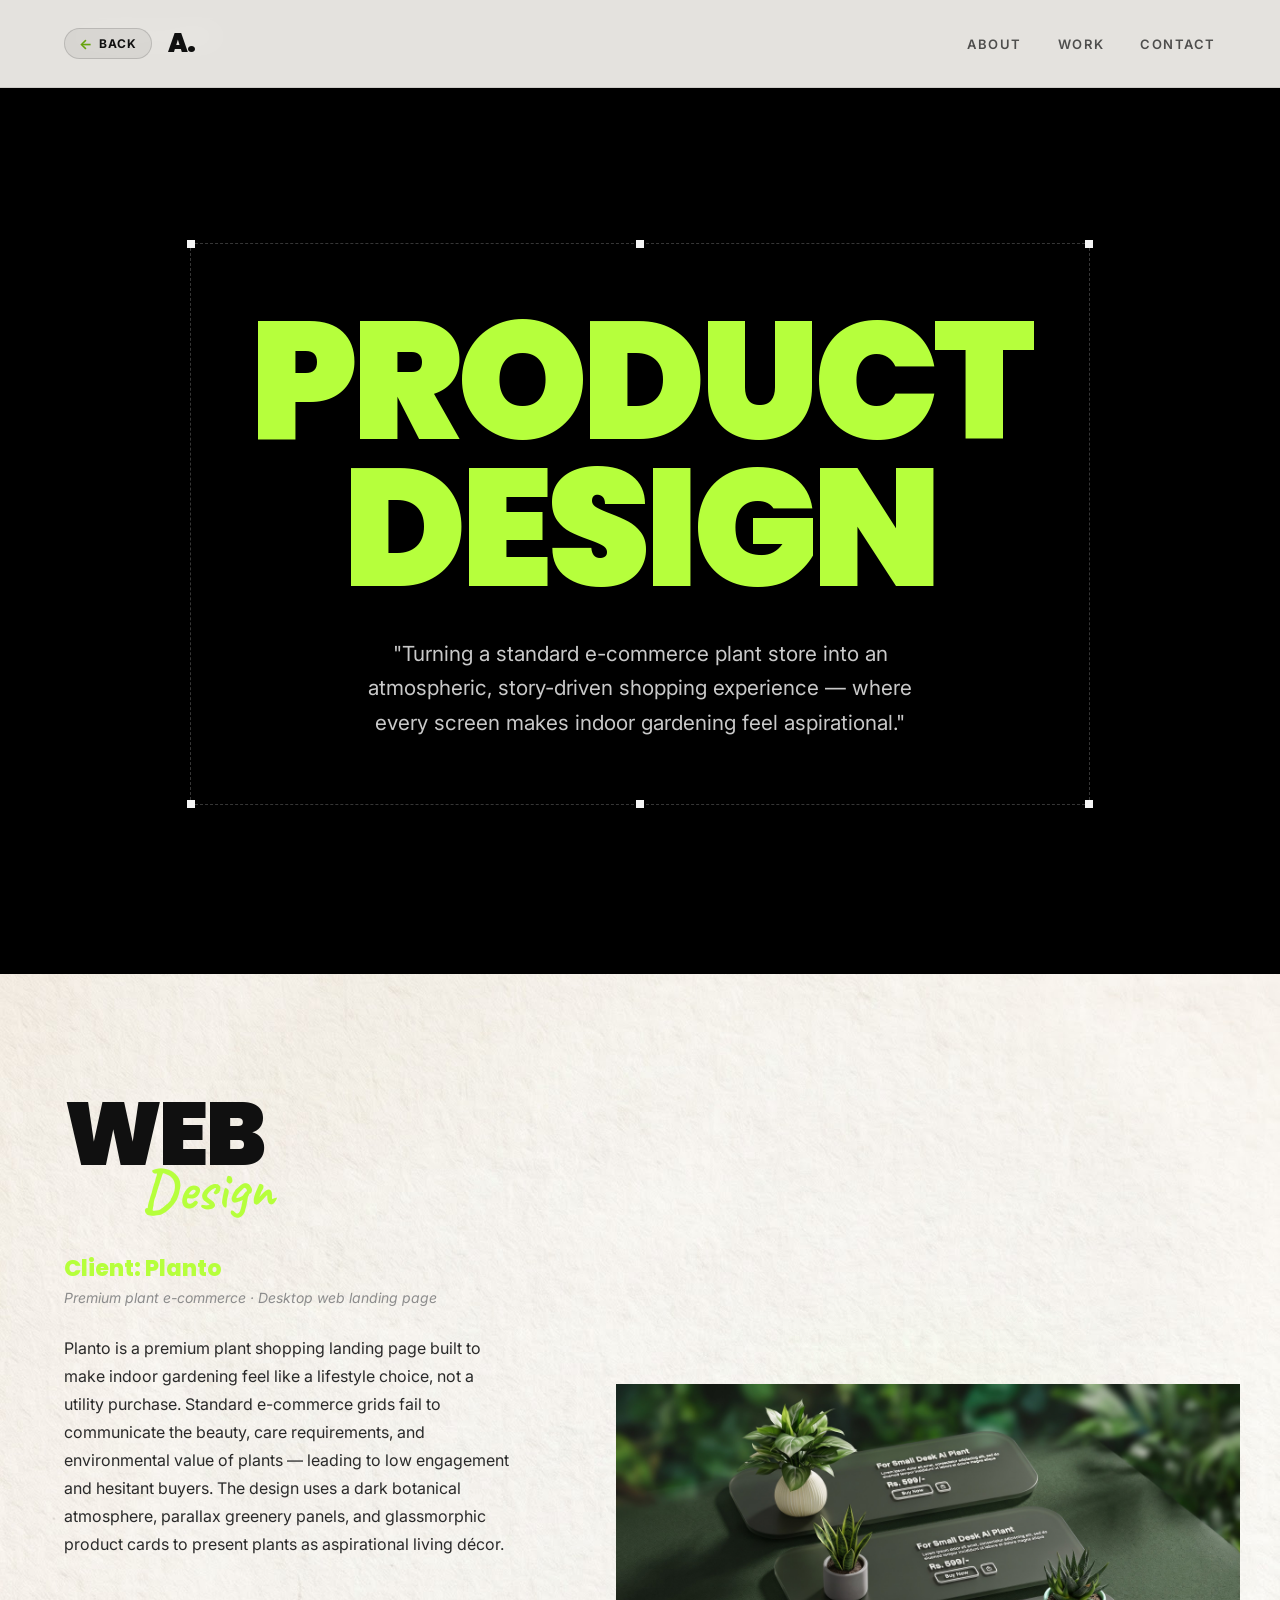
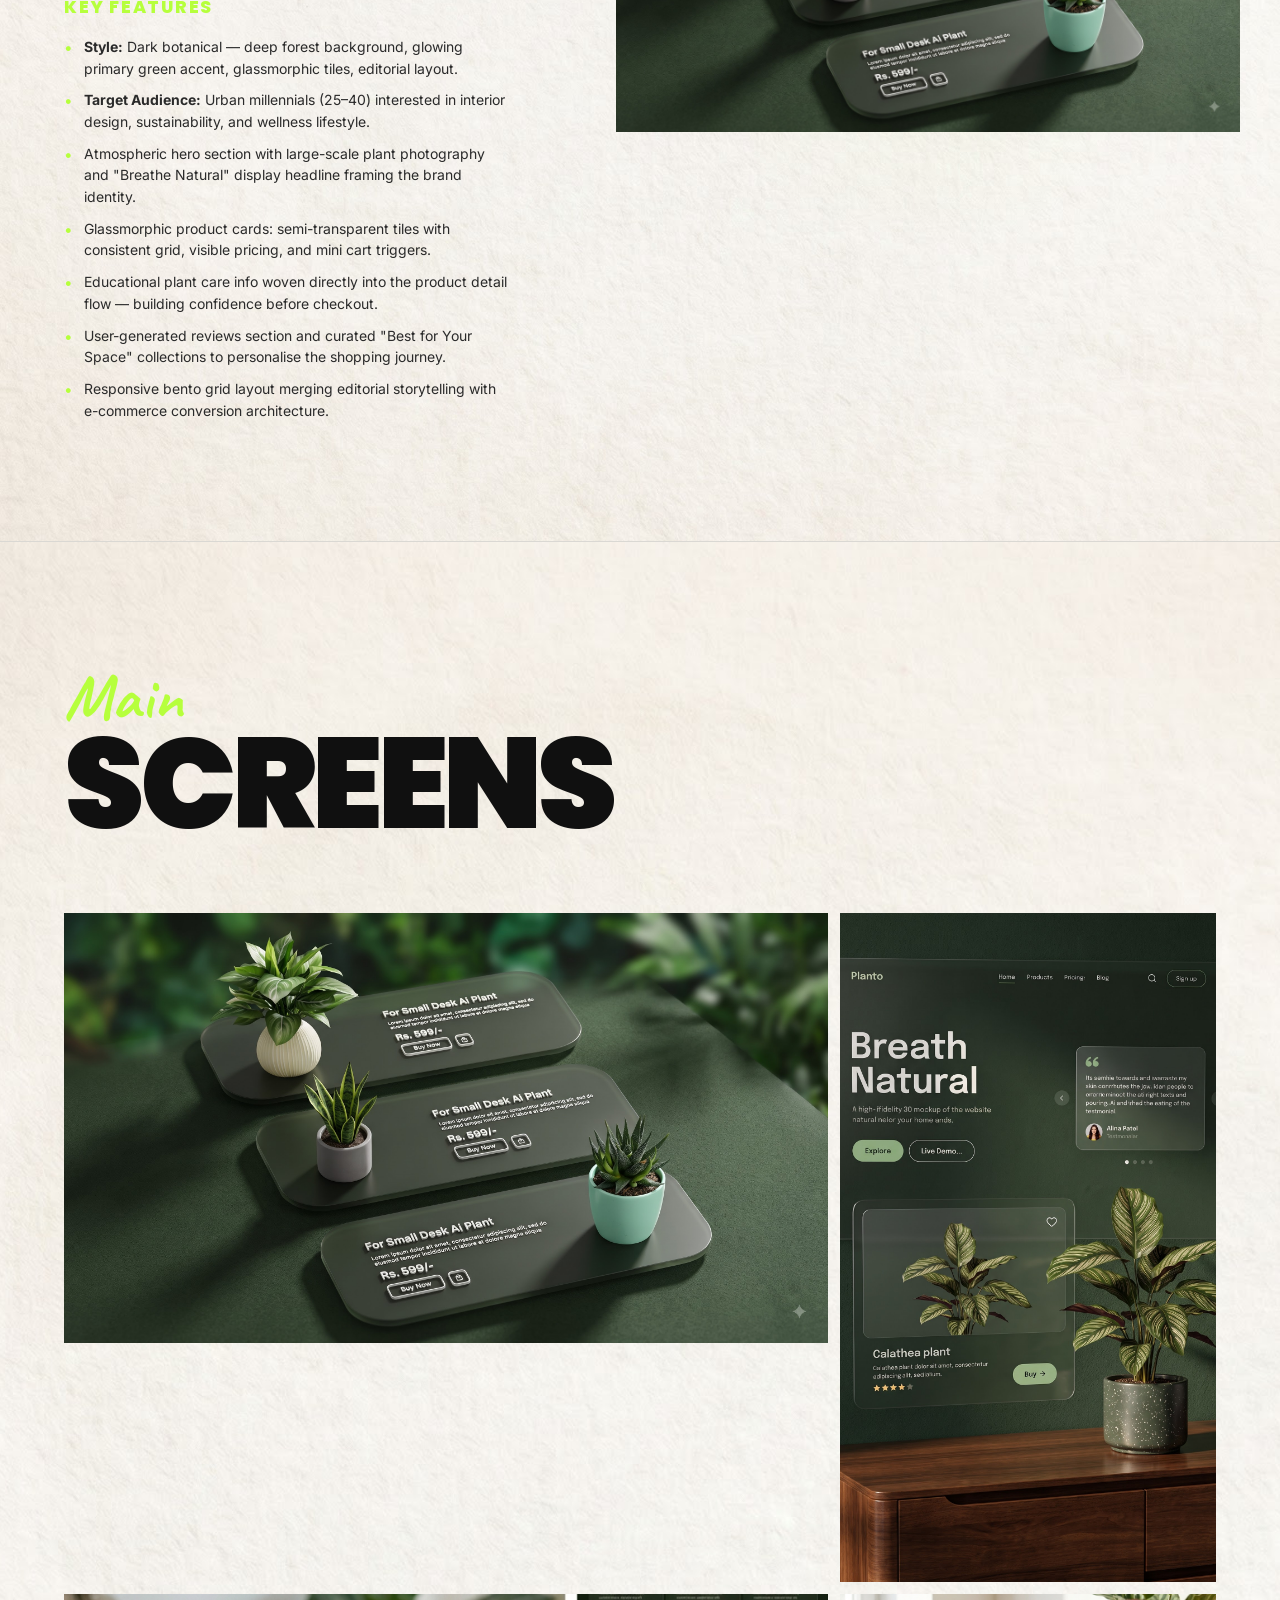
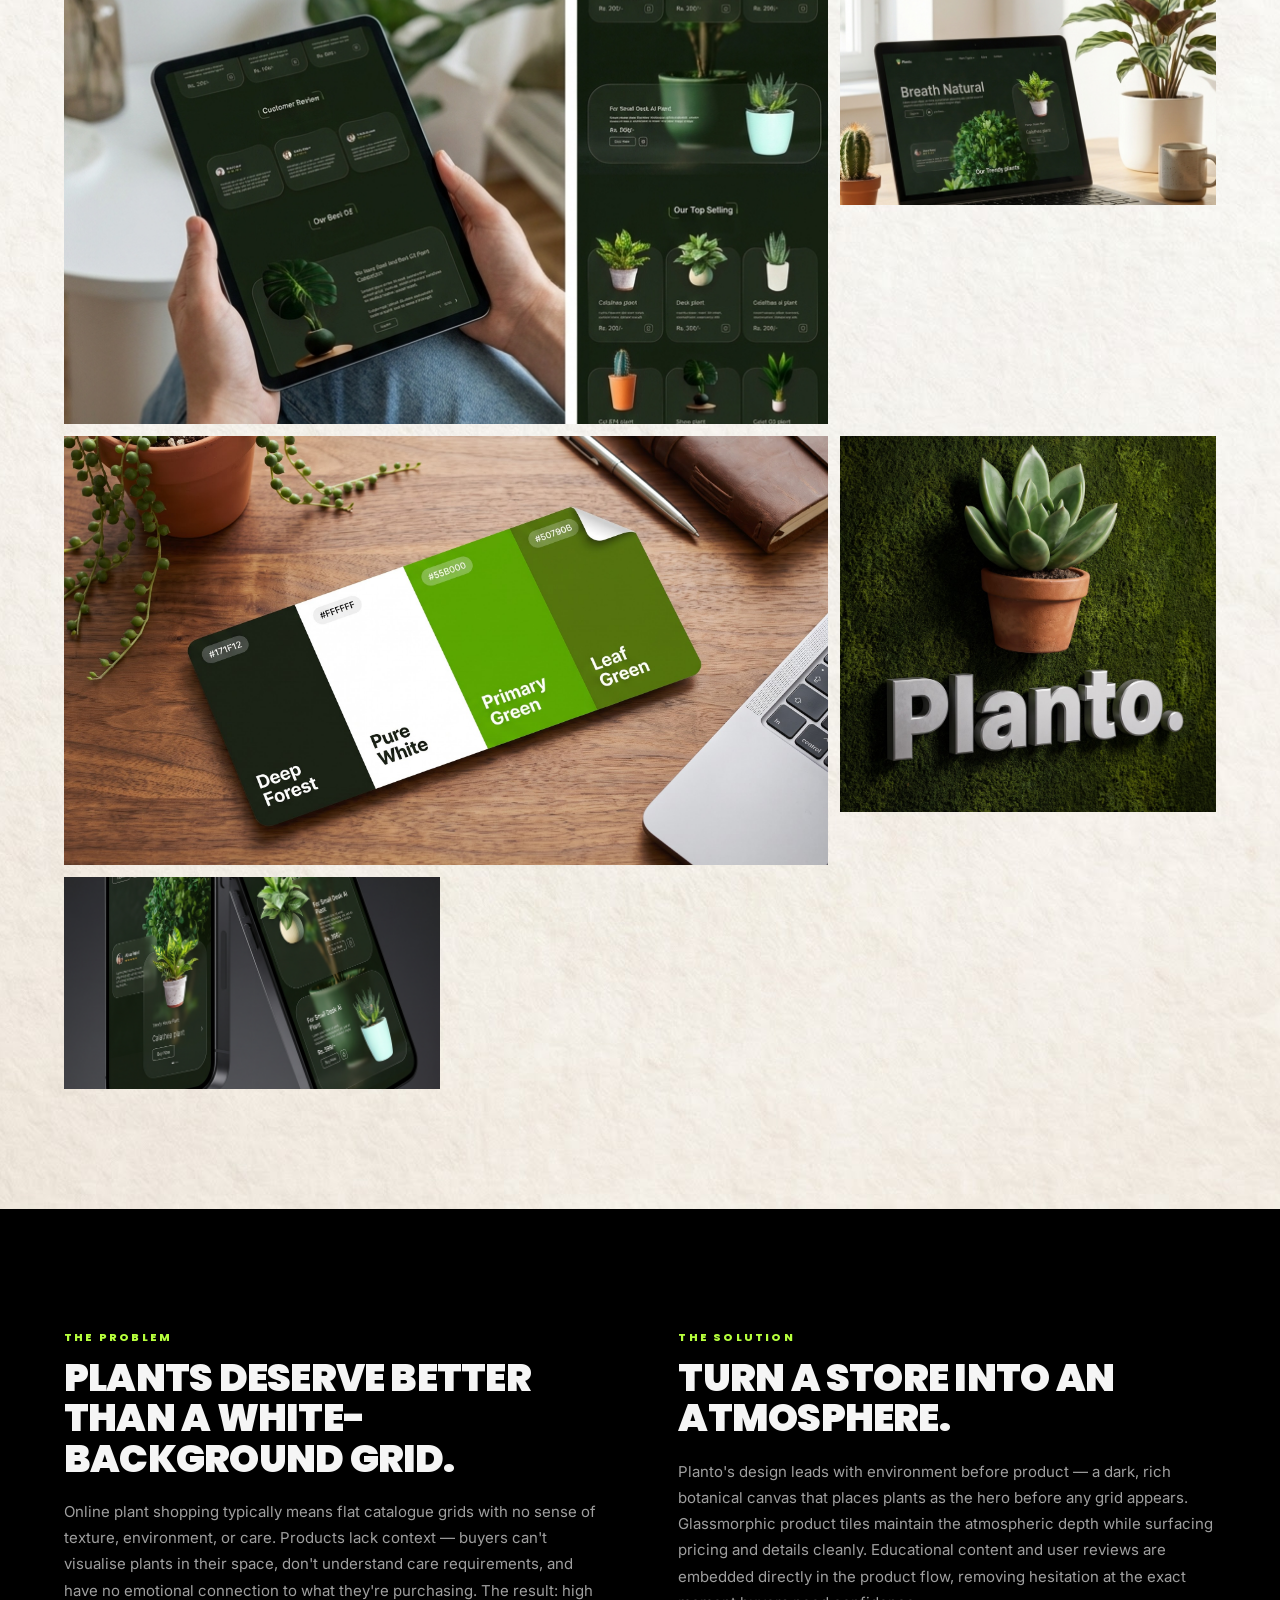
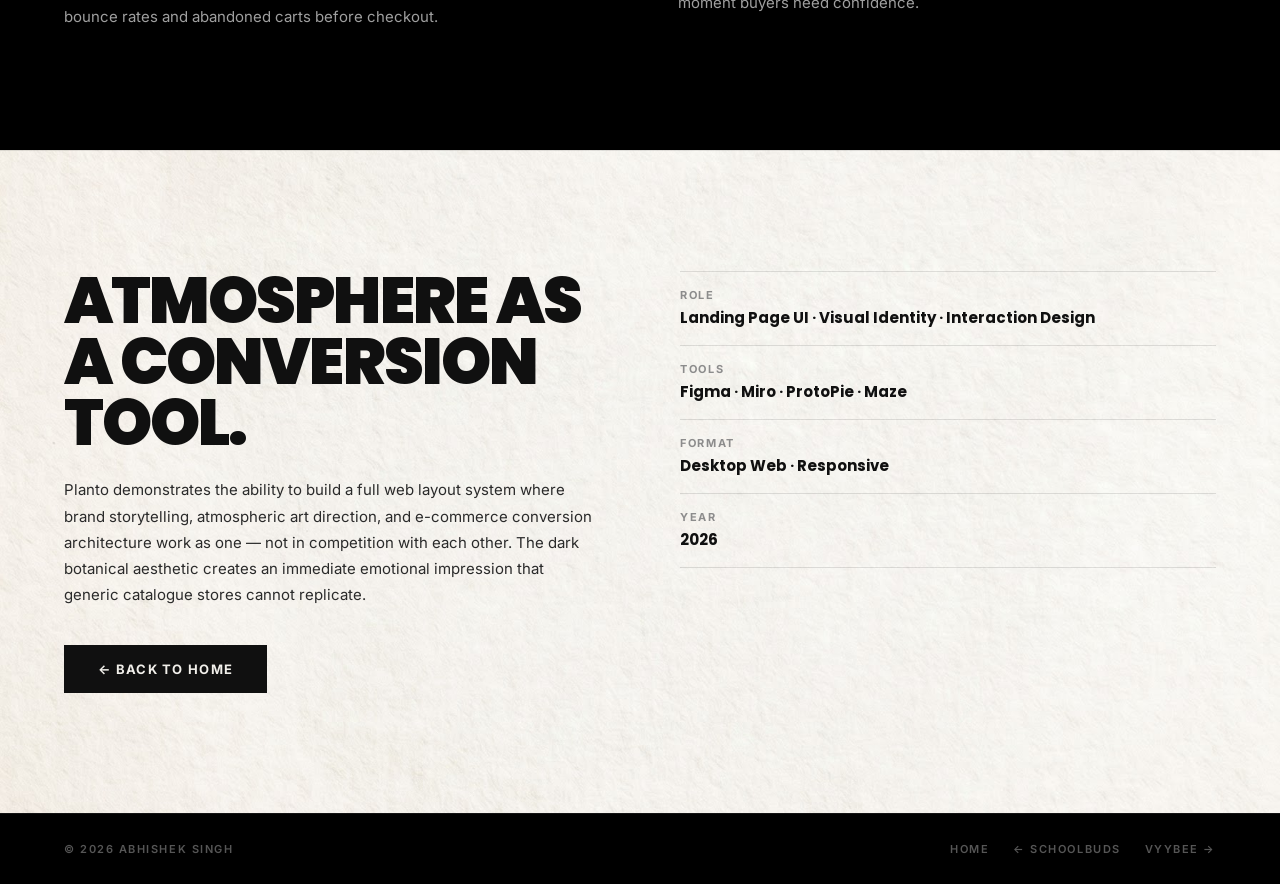
<file: projects/planto.html>
<!DOCTYPE html>
<html lang="en">
<head>
  <meta charset="UTF-8" />
  <meta name="viewport" content="width=device-width, initial-scale=1.0" />
  <title>Planto — Case Study · Abhishek Singh</title>
  <meta name="description" content="Planto — a premium plant e-commerce landing page designed with a dark botanical atmosphere and glassmorphic UI. Case study by Abhishek Singh." />
  <link rel="preconnect" href="https://fonts.googleapis.com" />
  <link rel="preconnect" href="https://fonts.gstatic.com" crossorigin />
  <link href="https://fonts.googleapis.com/css2?family=Poppins:wght@400;500;700;800;900&family=Caveat:wght@400;600;700&family=Inter:wght@400;500;600&display=swap" rel="stylesheet" />
  <link rel="icon" type="image/svg+xml" href="../assets/favicon.svg" />
  <link rel="stylesheet" href="../styles.css" />
</head>
<body class="cs-page">

  <div class="mouse-follower" aria-hidden="true"></div>

  <!-- NAV -->
  <header class="site-header">
    <div class="header-left">
      <a href="../index.html" class="header-back-btn" aria-label="Back to Home">
        <span class="back-arrow" aria-hidden="true">←</span>
        <span>Back</span>
      </a>
      <a class="brand" href="../index.html" aria-label="Abhishek Singh — back to home">
        <span class="brand-name">A<span class="brand-dot accent">.</span></span>
      </a>
    </div>
    <button class="nav-toggle" type="button" aria-label="Open navigation" aria-expanded="false">
      <span></span><span></span>
    </button>
    <nav class="site-nav" aria-label="Primary navigation">
      <a href="../index.html#about">About</a>
      <a href="../index.html#projects">Work</a>
      <a href="../index.html#contact">Contact</a>
    </nav>
  </header>

  <main>

    <!-- Back strip -->
    <div class="cs-back-strip">
      <a href="../index.html" class="cs-back-btn">
        <span class="cs-back-arrow" aria-hidden="true">←</span>
        <span>Back to Home</span>
      </a>
      <span class="cs-project-badge">Planto · 2026</span>
    </div>

    <!-- ==========================================================
         SLIDE 1 — OPENER
    ========================================================== -->
    <section class="cs-opener grain-overlay grid-texture" id="cs-opener">
      <div class="cs-opener-marquee reveal">
        <span class="cs-handle tl" aria-hidden="true"></span>
        <span class="cs-handle tr" aria-hidden="true"></span>
        <span class="cs-handle bl" aria-hidden="true"></span>
        <span class="cs-handle br" aria-hidden="true"></span>
        <span class="cs-handle tc" aria-hidden="true"></span>
        <span class="cs-handle bc" aria-hidden="true"></span>

        <h1 class="cs-opener-label">Product Design</h1>

        <p class="cs-opener-quote">
          "Turning a standard e-commerce plant store into an atmospheric, story-driven shopping experience — where every screen makes indoor gardening feel aspirational."
        </p>
      </div>
    </section>

    <!-- ==========================================================
         SLIDE 2 — OVERVIEW
    ========================================================== -->
    <section class="cs-overview grain-overlay" id="cs-overview">

      <!-- Left: text -->
      <div class="cs-overview-text reveal">
        <div class="cs-overview-heading">
          <span class="cs-heading-bold">Web</span>
          <span class="cs-heading-cursive">Design</span>
        </div>

        <p class="cs-client-name">Client: Planto</p>
        <p class="cs-client-type">Premium plant e-commerce · Desktop web landing page</p>

        <p class="cs-overview-para">
          Planto is a premium plant shopping landing page built to make indoor gardening feel like a lifestyle choice, not a utility purchase. Standard e-commerce grids fail to communicate the beauty, care requirements, and environmental value of plants — leading to low engagement and hesitant buyers. The design uses a dark botanical atmosphere, parallax greenery panels, and glassmorphic product cards to present plants as aspirational living décor.
        </p>

        <p class="cs-features-heading">Key Features</p>
        <ul class="cs-features-list">
          <li><strong>Style:</strong> Dark botanical — deep forest background, glowing primary green accent, glassmorphic tiles, editorial layout.</li>
          <li><strong>Target Audience:</strong> Urban millennials (25–40) interested in interior design, sustainability, and wellness lifestyle.</li>
          <li>Atmospheric hero section with large-scale plant photography and "Breathe Natural" display headline framing the brand identity.</li>
          <li>Glassmorphic product cards: semi-transparent tiles with consistent grid, visible pricing, and mini cart triggers.</li>
          <li>Educational plant care info woven directly into the product detail flow — building confidence before checkout.</li>
          <li>User-generated reviews section and curated "Best for Your Space" collections to personalise the shopping journey.</li>
          <li>Responsive bento grid layout merging editorial storytelling with e-commerce conversion architecture.</li>
        </ul>
      </div>

      <!-- Right: mockup -->
      <div class="cs-overview-mockup">
        <img src="../assets/deskAiPlant_mockup.jpeg" alt="Planto hero desk mockup" class="reveal" />
      </div>

    </section>

    <!-- ==========================================================
         SLIDE 3 — MAIN SCREENS
    ========================================================== -->
    <section class="cs-screens grain-overlay" id="cs-screens">
      <div class="cs-screens-inner">

        <div class="cs-screens-heading reveal">
          <div class="layered-heading">
            <span class="lh-cursive">Main</span>
            <h2 class="lh-bold" style="color: var(--color-ink);">Screens</h2>
          </div>
        </div>

        <!-- Real assets gallery -->
        <div class="cs-gallery-grid grid-3">
          <div class="cs-gallery-item aspect-landscape span-2 reveal">
            <img src="../assets/deskAiPlant_mockup.jpeg" alt="Planto desk AI mockup" loading="lazy" />
          </div>
          <div class="cs-gallery-item aspect-portrait reveal">
            <img src="../assets/PlantoMockup1.jpeg" alt="Planto plant detail mockup" loading="lazy" />
          </div>
          <div class="cs-gallery-item aspect-landscape span-2 reveal">
            <img src="../assets/planto-mockup-1.jpeg" alt="Planto e-commerce showcase" loading="lazy" />
          </div>
          <div class="cs-gallery-item aspect-landscape reveal">
            <img src="../assets/planto-mockup-3.jpeg" alt="Planto care guide screen" loading="lazy" />
          </div>
          <div class="cs-gallery-item aspect-landscape span-2 reveal">
            <img src="../assets/plantoColorPaalette.jpeg" alt="Planto color palette mockup" loading="lazy" />
          </div>
          <div class="cs-gallery-item aspect-square reveal">
            <img src="../assets/PlantoLogo2.jpeg" alt="Planto logo design" loading="lazy" />
          </div>
          <div class="cs-gallery-item aspect-landscape span-3 reveal">
            <img src="../assets/planto-mockup.jpeg" alt="Planto main e-commerce mockup" loading="lazy" />
          </div>
        </div>

      </div>
    </section>

    <!-- ==========================================================
         PROBLEM / SOLUTION DETAIL (dark)
    ========================================================== -->
    <section class="cs-detail grain-overlay grid-texture">
      <div class="cs-detail-inner">

        <div class="cs-detail-block reveal">
          <span class="cs-accent-label">The Problem</span>
          <h3>Plants deserve better than a white-background grid.</h3>
          <p>Online plant shopping typically means flat catalogue grids with no sense of texture, environment, or care. Products lack context — buyers can't visualise plants in their space, don't understand care requirements, and have no emotional connection to what they're purchasing. The result: high bounce rates and abandoned carts before checkout.</p>
        </div>

        <div class="cs-detail-block reveal">
          <span class="cs-accent-label">The Solution</span>
          <h3>Turn a store into an atmosphere.</h3>
          <p>Planto's design leads with environment before product — a dark, rich botanical canvas that places plants as the hero before any grid appears. Glassmorphic product tiles maintain the atmospheric depth while surfacing pricing and details cleanly. Educational content and user reviews are embedded directly in the product flow, removing hesitation at the exact moment buyers need confidence.</p>
        </div>

      </div>
    </section>

    <!-- ==========================================================
         OUTCOME + METADATA
    ========================================================== -->
    <section class="cs-outcome grain-overlay">
      <div class="cs-outcome-inner">

        <div class="reveal">
          <h2 class="cs-outcome-headline">Atmosphere as a conversion tool.</h2>
          <p class="cs-outcome-para">
            Planto demonstrates the ability to build a full web layout system where brand storytelling, atmospheric art direction, and e-commerce conversion architecture work as one — not in competition with each other. The dark botanical aesthetic creates an immediate emotional impression that generic catalogue stores cannot replicate.
          </p>
          <a href="../index.html" class="btn-primary">← Back to Home</a>
        </div>

        <div class="cs-metadata-list reveal">
          <div class="cs-metadata-item">
            <span class="meta-label">Role</span>
            <span class="meta-value">Landing Page UI · Visual Identity · Interaction Design</span>
          </div>
          <div class="cs-metadata-item">
            <span class="meta-label">Tools</span>
            <span class="meta-value">Figma · Miro · ProtoPie · Maze</span>
          </div>
          <div class="cs-metadata-item">
            <span class="meta-label">Format</span>
            <span class="meta-value">Desktop Web · Responsive</span>
          </div>
          <div class="cs-metadata-item">
            <span class="meta-label">Year</span>
            <span class="meta-value">2026</span>
          </div>
        </div>

      </div>
    </section>

  </main>

  <footer class="cs-footer">
    <span class="cs-footer-copy">© 2026 Abhishek Singh</span>
    <div class="cs-footer-links">
      <a href="../index.html">Home</a>
      <a href="schoolbuds.html">← SchoolBuds</a>
      <a href="vyybee.html">Vyybee →</a>
    </div>
  </footer>

  <script src="../script.js"></script>
</body>
</html>
</file>
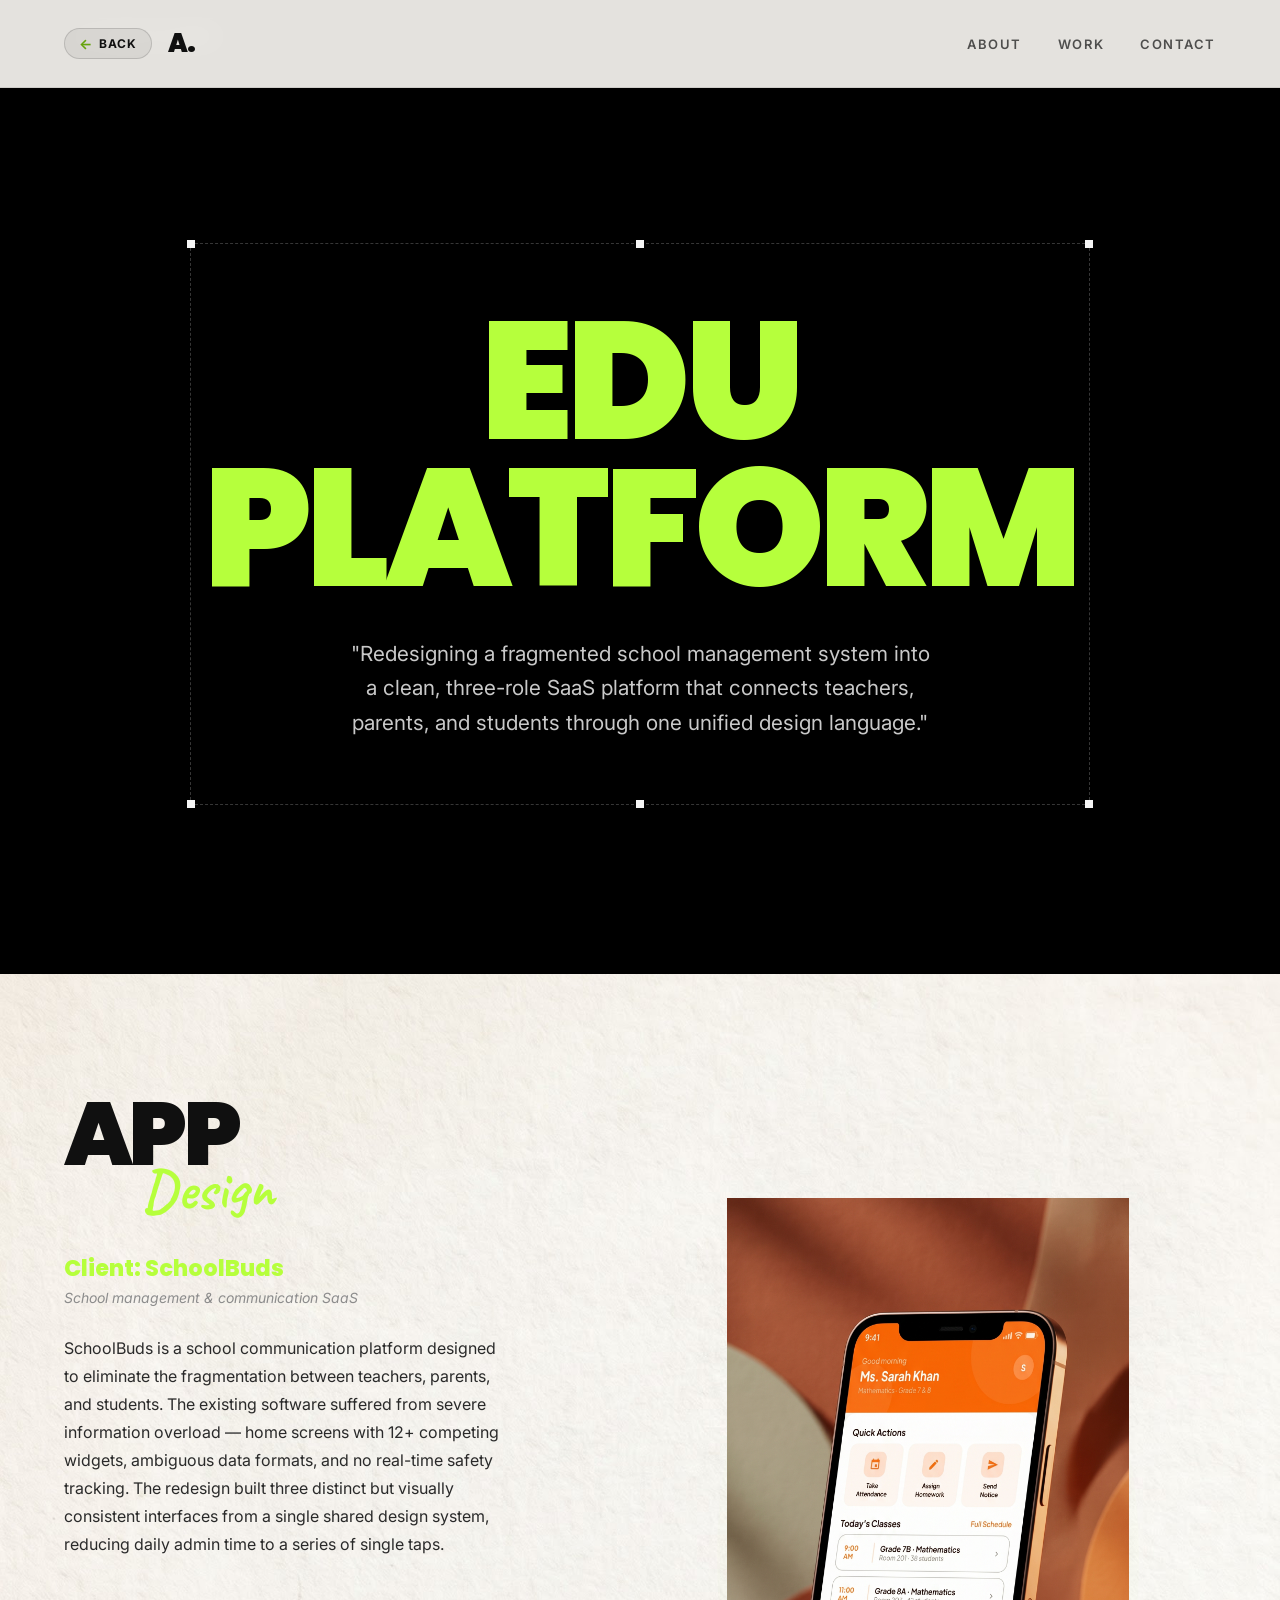
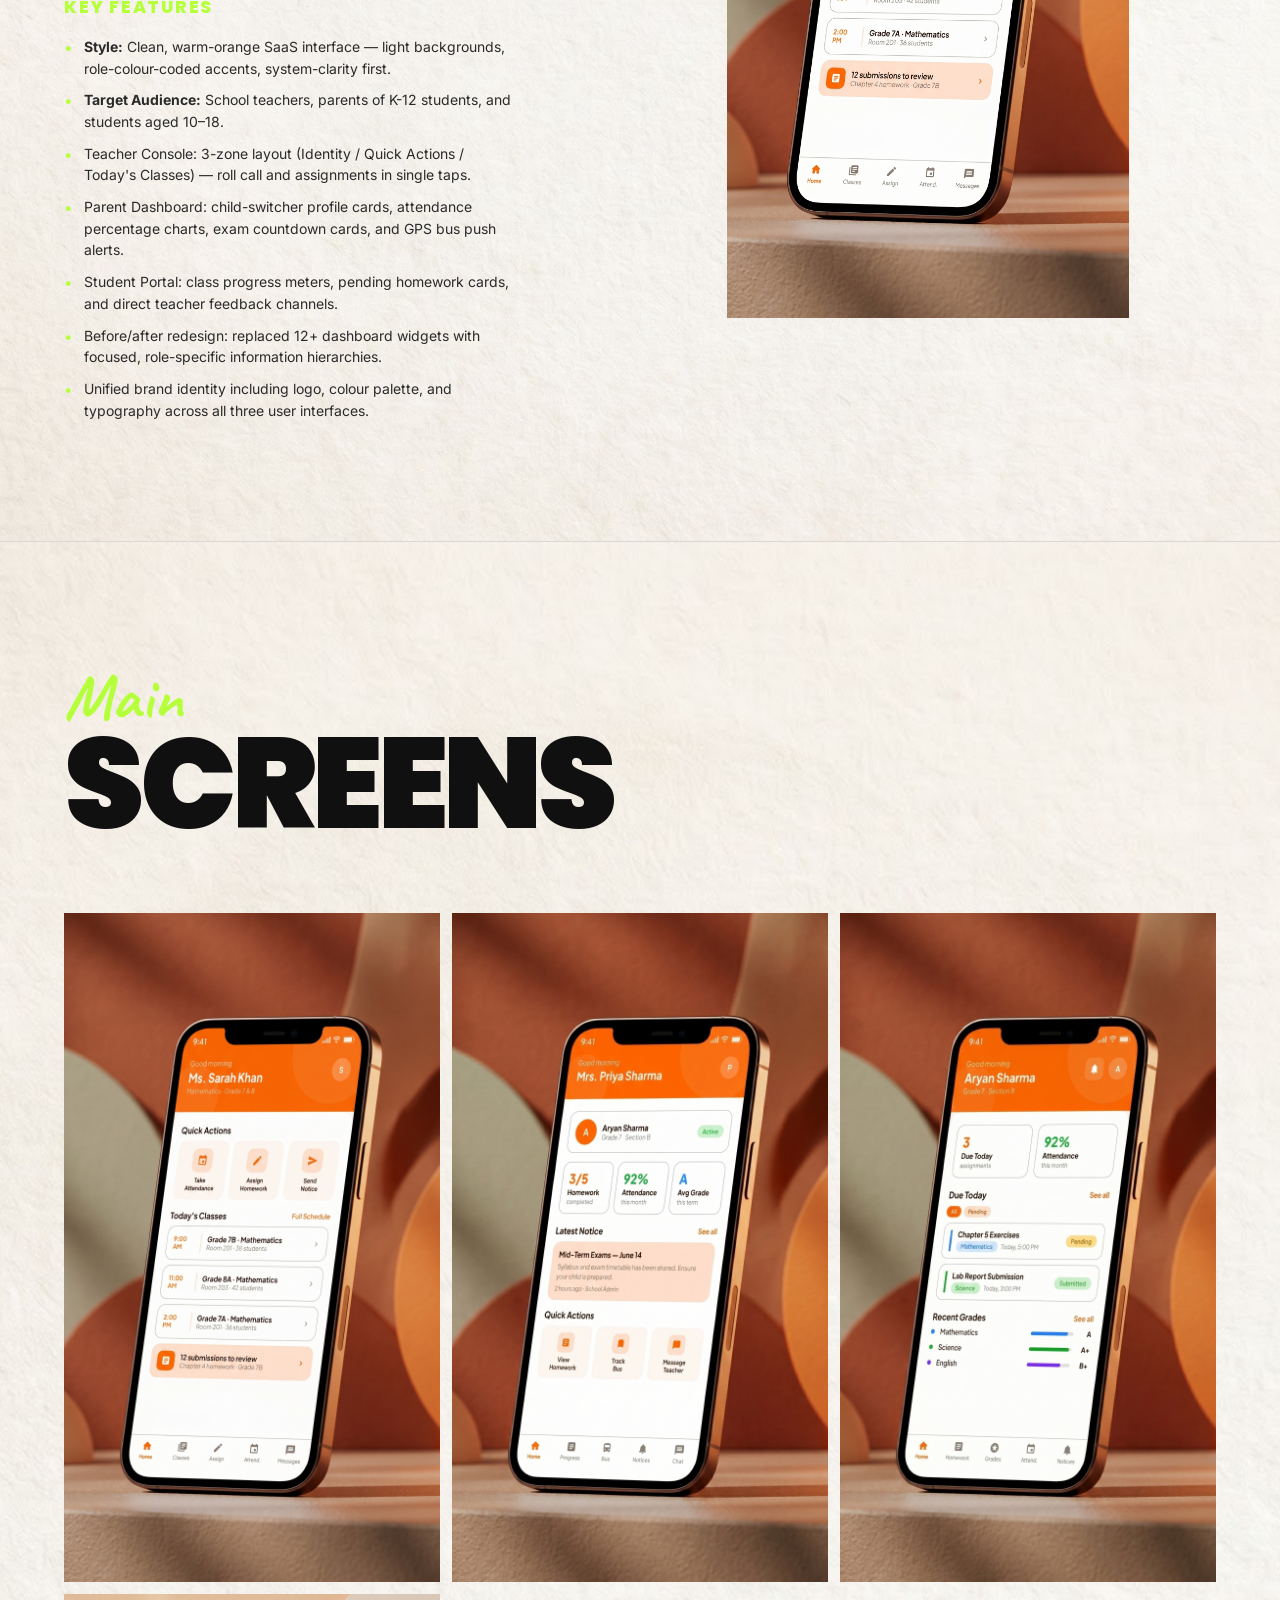
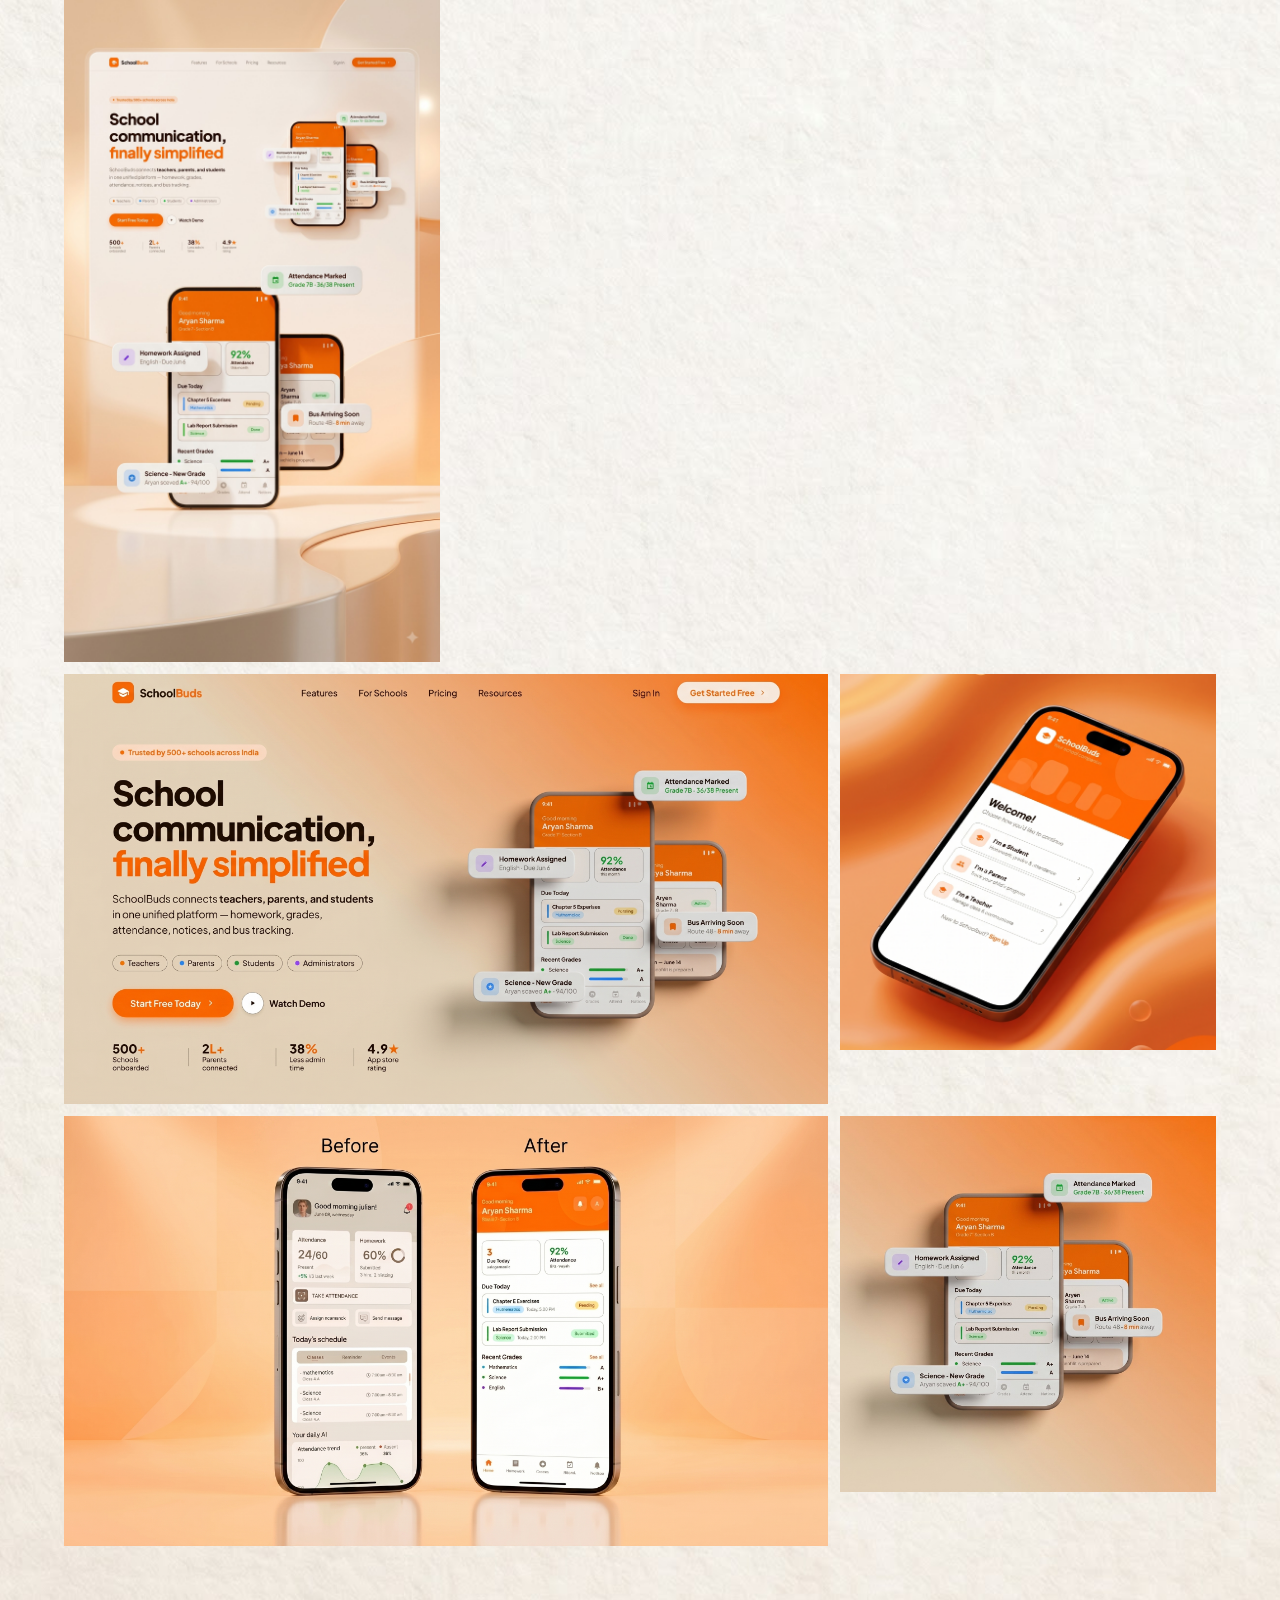
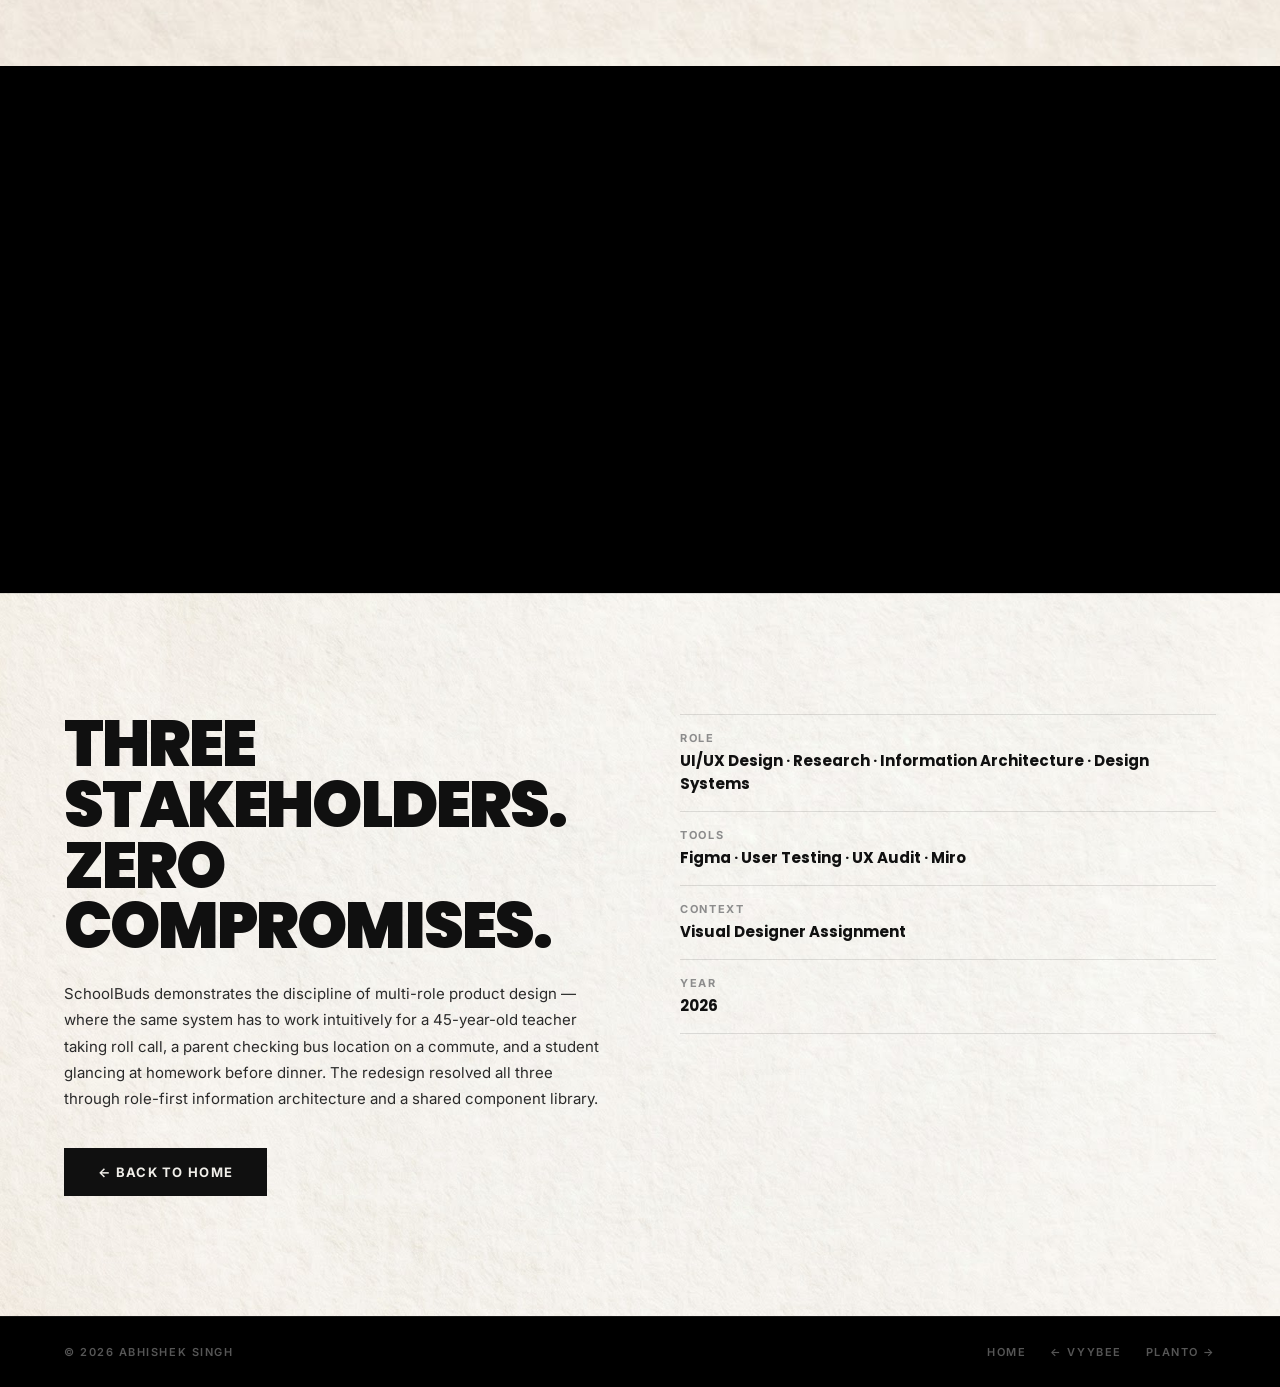
<file: projects/schoolbuds.html>
<!DOCTYPE html>
<html lang="en">
<head>
  <meta charset="UTF-8" />
  <meta name="viewport" content="width=device-width, initial-scale=1.0" />
  <title>SchoolBuds — Case Study · Abhishek Singh</title>
  <meta name="description" content="SchoolBuds — a unified school communication SaaS platform redesigned for teachers, parents, and students. UI/UX case study by Abhishek Singh." />
  <link rel="preconnect" href="https://fonts.googleapis.com" />
  <link rel="preconnect" href="https://fonts.gstatic.com" crossorigin />
  <link href="https://fonts.googleapis.com/css2?family=Poppins:wght@400;500;700;800;900&family=Caveat:wght@400;600;700&family=Inter:wght@400;500;600&display=swap" rel="stylesheet" />
  <link rel="icon" type="image/svg+xml" href="../assets/favicon.svg" />
  <link rel="stylesheet" href="../styles.css" />
</head>
<body class="cs-page">

  <div class="mouse-follower" aria-hidden="true"></div>

  <!-- NAV -->
  <header class="site-header">
    <div class="header-left">
      <a href="../index.html" class="header-back-btn" aria-label="Back to Home">
        <span class="back-arrow" aria-hidden="true">←</span>
        <span>Back</span>
      </a>
      <a class="brand" href="../index.html" aria-label="Abhishek Singh — back to home">
        <span class="brand-name">A<span class="brand-dot accent">.</span></span>
      </a>
    </div>
    <button class="nav-toggle" type="button" aria-label="Open navigation" aria-expanded="false">
      <span></span><span></span>
    </button>
    <nav class="site-nav" aria-label="Primary navigation">
      <a href="../index.html#about">About</a>
      <a href="../index.html#projects">Work</a>
      <a href="../index.html#contact">Contact</a>
    </nav>
  </header>

  <main>

    <!-- Back strip -->
    <div class="cs-back-strip">
      <a href="../index.html" class="cs-back-btn">
        <span class="cs-back-arrow" aria-hidden="true">←</span>
        <span>Back to Home</span>
      </a>
      <span class="cs-project-badge">SchoolBuds · 2026</span>
    </div>

    <!-- ==========================================================
         SLIDE 1 — OPENER
    ========================================================== -->
    <section class="cs-opener grain-overlay grid-texture" id="cs-opener">
      <div class="cs-opener-marquee reveal">
        <span class="cs-handle tl" aria-hidden="true"></span>
        <span class="cs-handle tr" aria-hidden="true"></span>
        <span class="cs-handle bl" aria-hidden="true"></span>
        <span class="cs-handle br" aria-hidden="true"></span>
        <span class="cs-handle tc" aria-hidden="true"></span>
        <span class="cs-handle bc" aria-hidden="true"></span>

        <h1 class="cs-opener-label">Edu Platform</h1>

        <p class="cs-opener-quote">
          "Redesigning a fragmented school management system into a clean, three-role SaaS platform that connects teachers, parents, and students through one unified design language."
        </p>
      </div>
    </section>

    <!-- ==========================================================
         SLIDE 2 — OVERVIEW
    ========================================================== -->
    <section class="cs-overview grain-overlay" id="cs-overview">

      <!-- Left: text -->
      <div class="cs-overview-text reveal">
        <div class="cs-overview-heading">
          <span class="cs-heading-bold">App</span>
          <span class="cs-heading-cursive">Design</span>
        </div>

        <p class="cs-client-name">Client: SchoolBuds</p>
        <p class="cs-client-type">School management &amp; communication SaaS</p>

        <p class="cs-overview-para">
          SchoolBuds is a school communication platform designed to eliminate the fragmentation between teachers, parents, and students. The existing software suffered from severe information overload — home screens with 12+ competing widgets, ambiguous data formats, and no real-time safety tracking. The redesign built three distinct but visually consistent interfaces from a single shared design system, reducing daily admin time to a series of single taps.
        </p>

        <p class="cs-features-heading">Key Features</p>
        <ul class="cs-features-list">
          <li><strong>Style:</strong> Clean, warm-orange SaaS interface — light backgrounds, role-colour-coded accents, system-clarity first.</li>
          <li><strong>Target Audience:</strong> School teachers, parents of K-12 students, and students aged 10–18.</li>
          <li>Teacher Console: 3-zone layout (Identity / Quick Actions / Today's Classes) — roll call and assignments in single taps.</li>
          <li>Parent Dashboard: child-switcher profile cards, attendance percentage charts, exam countdown cards, and GPS bus push alerts.</li>
          <li>Student Portal: class progress meters, pending homework cards, and direct teacher feedback channels.</li>
          <li>Before/after redesign: replaced 12+ dashboard widgets with focused, role-specific information hierarchies.</li>
          <li>Unified brand identity including logo, colour palette, and typography across all three user interfaces.</li>
        </ul>
      </div>

      <!-- Right: mockup -->
      <div class="cs-overview-mockup">
        <img src="../assets/Teacher-phone-mockup.jpeg" alt="SchoolBuds teacher console screen" class="reveal" />
      </div>

    </section>

    <!-- ==========================================================
         SLIDE 3 — MAIN SCREENS
    ========================================================== -->
    <section class="cs-screens grain-overlay" id="cs-screens">
      <div class="cs-screens-inner">

        <div class="cs-screens-heading reveal">
          <div class="layered-heading">
            <span class="lh-cursive">Main</span>
            <h2 class="lh-bold" style="color: var(--color-ink);">Screens</h2>
          </div>
        </div>

        <!-- Real assets gallery -->
        <div class="cs-gallery-grid grid-3">
          <div class="cs-gallery-item aspect-portrait reveal">
            <img src="../assets/Teacher-phone-mockup.jpeg" alt="SchoolBuds teacher console screen" loading="lazy" />
          </div>
          <div class="cs-gallery-item aspect-portrait reveal">
            <img src="../assets/Parent-phone-mockup.jpeg" alt="SchoolBuds parent dashboard screen" loading="lazy" />
          </div>
          <div class="cs-gallery-item aspect-portrait reveal">
            <img src="../assets/Student-phone-mockup.jpeg" alt="SchoolBuds student portal screen" loading="lazy" />
          </div>
          <div class="cs-gallery-item aspect-portrait reveal">
            <img src="../assets/schoolBudsLanding.jpeg" alt="SchoolBuds landing screen" loading="lazy" />
          </div>
          <div class="cs-gallery-item aspect-square reveal">
            <img src="../assets/schoolBudsLogo2.jpeg" alt="SchoolBuds logo design" loading="lazy" />
          </div>
          <div class="cs-gallery-item aspect-landscape span-2 reveal">
            <img src="../assets/Landing-page-mockup.jpeg" alt="SchoolBuds landing page mockup" loading="lazy" />
          </div>
          <div class="cs-gallery-item aspect-square reveal">
            <img src="../assets/Login-screen-mockup.jpeg" alt="SchoolBuds login screen mockup" loading="lazy" />
          </div>
          <div class="cs-gallery-item aspect-landscape span-2 reveal">
            <img src="../assets/Before-after-mockup.jpeg" alt="SchoolBuds before and after redesign comparison" loading="lazy" />
          </div>
          <div class="cs-gallery-item aspect-square reveal">
            <img src="../assets/landing-page-1x1.jpeg" alt="SchoolBuds landing page preview" loading="lazy" />
          </div>
        </div>

      </div>
    </section>

    <!-- ==========================================================
         PROBLEM / SOLUTION DETAIL (dark)
    ========================================================== -->
    <section class="cs-detail grain-overlay grid-texture">
      <div class="cs-detail-inner">

        <div class="cs-detail-block reveal">
          <span class="cs-accent-label">The Problem</span>
          <h3>Dashboard bloat kills daily workflow.</h3>
          <p>Legacy school portals force teachers to scroll past 12+ competing widgets just to take a 5-second attendance check. Parents receive raw fractions ("24/60 present") with no context or safety tracking. The information architecture was designed around features, not around the actual daily tasks of each role.</p>
        </div>

        <div class="cs-detail-block reveal">
          <span class="cs-accent-label">The Solution</span>
          <h3>Three roles. One design language.</h3>
          <p>A full UX audit mapped every daily teacher, parent, and student task, then restructured each interface into focused zones that serve those specific workflows. The teacher home was reduced to three zones. Parent views gained semantic attendance charts and GPS-triggered push alerts. The same design tokens power all three interfaces — maintaining brand cohesion without forcing a one-size UI.</p>
        </div>

      </div>
    </section>

    <!-- ==========================================================
         OUTCOME + METADATA
    ========================================================== -->
    <section class="cs-outcome grain-overlay">
      <div class="cs-outcome-inner">

        <div class="reveal">
          <h2 class="cs-outcome-headline">Three stakeholders. Zero compromises.</h2>
          <p class="cs-outcome-para">
            SchoolBuds demonstrates the discipline of multi-role product design — where the same system has to work intuitively for a 45-year-old teacher taking roll call, a parent checking bus location on a commute, and a student glancing at homework before dinner. The redesign resolved all three through role-first information architecture and a shared component library.
          </p>
          <a href="../index.html" class="btn-primary">← Back to Home</a>
        </div>

        <div class="cs-metadata-list reveal">
          <div class="cs-metadata-item">
            <span class="meta-label">Role</span>
            <span class="meta-value">UI/UX Design · Research · Information Architecture · Design Systems</span>
          </div>
          <div class="cs-metadata-item">
            <span class="meta-label">Tools</span>
            <span class="meta-value">Figma · User Testing · UX Audit · Miro</span>
          </div>
          <div class="cs-metadata-item">
            <span class="meta-label">Context</span>
            <span class="meta-value">Visual Designer Assignment</span>
          </div>
          <div class="cs-metadata-item">
            <span class="meta-label">Year</span>
            <span class="meta-value">2026</span>
          </div>
        </div>

      </div>
    </section>

  </main>

  <footer class="cs-footer">
    <span class="cs-footer-copy">© 2026 Abhishek Singh</span>
    <div class="cs-footer-links">
      <a href="../index.html">Home</a>
      <a href="vyybee.html">← Vyybee</a>
      <a href="planto.html">Planto →</a>
    </div>
  </footer>

  <script src="../script.js"></script>
</body>
</html>
</file>
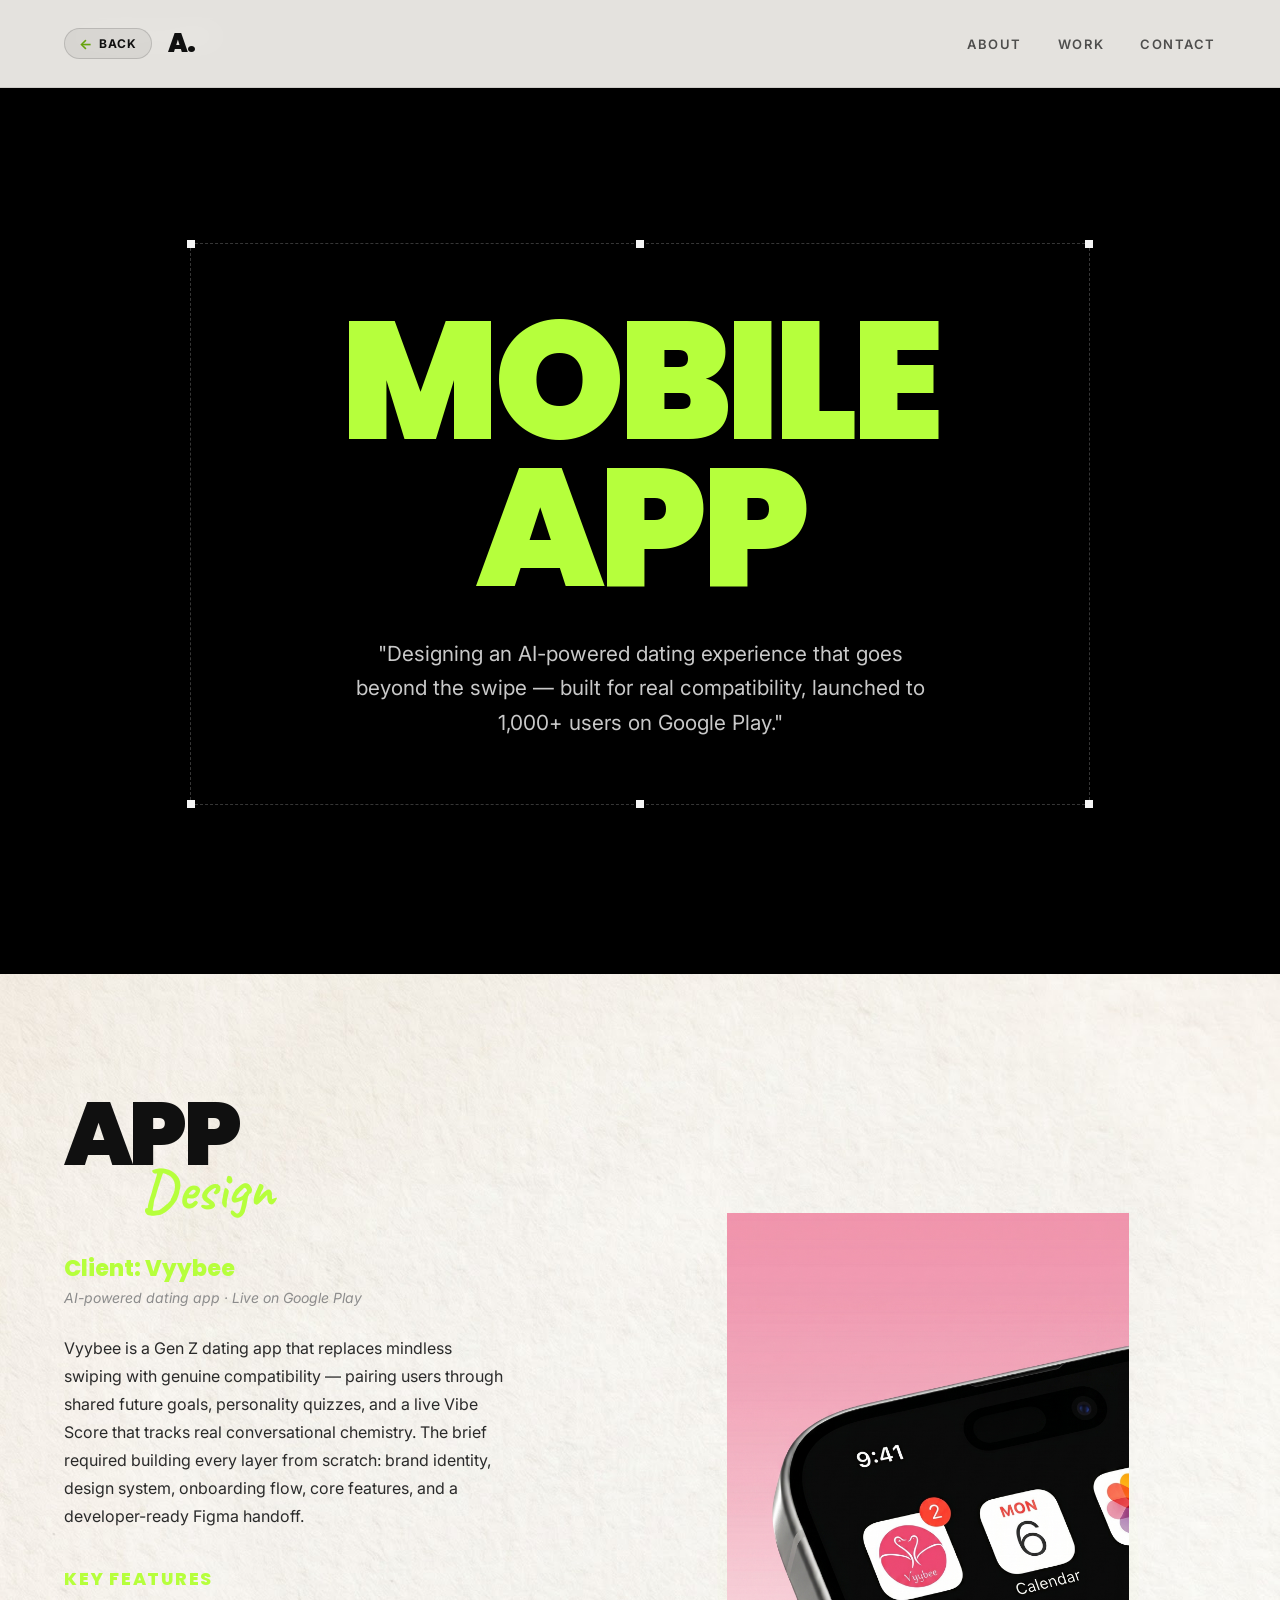
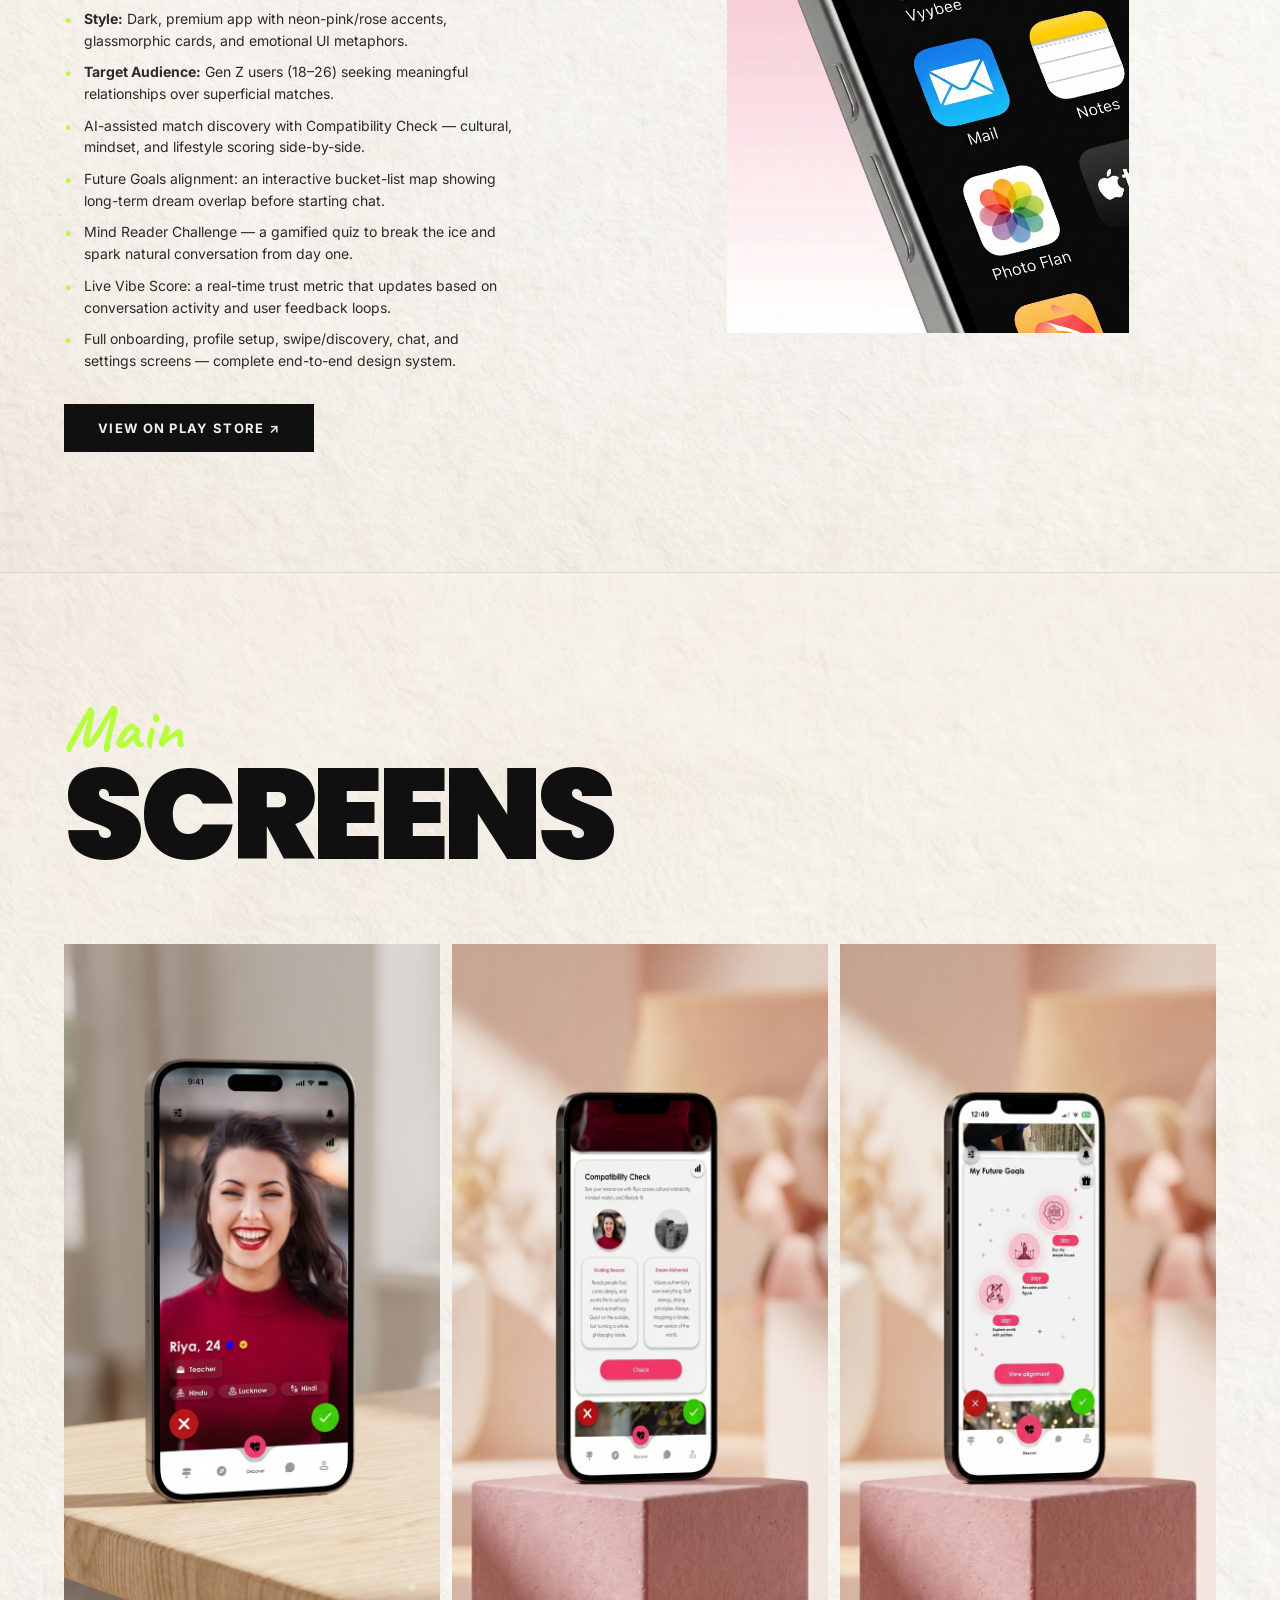
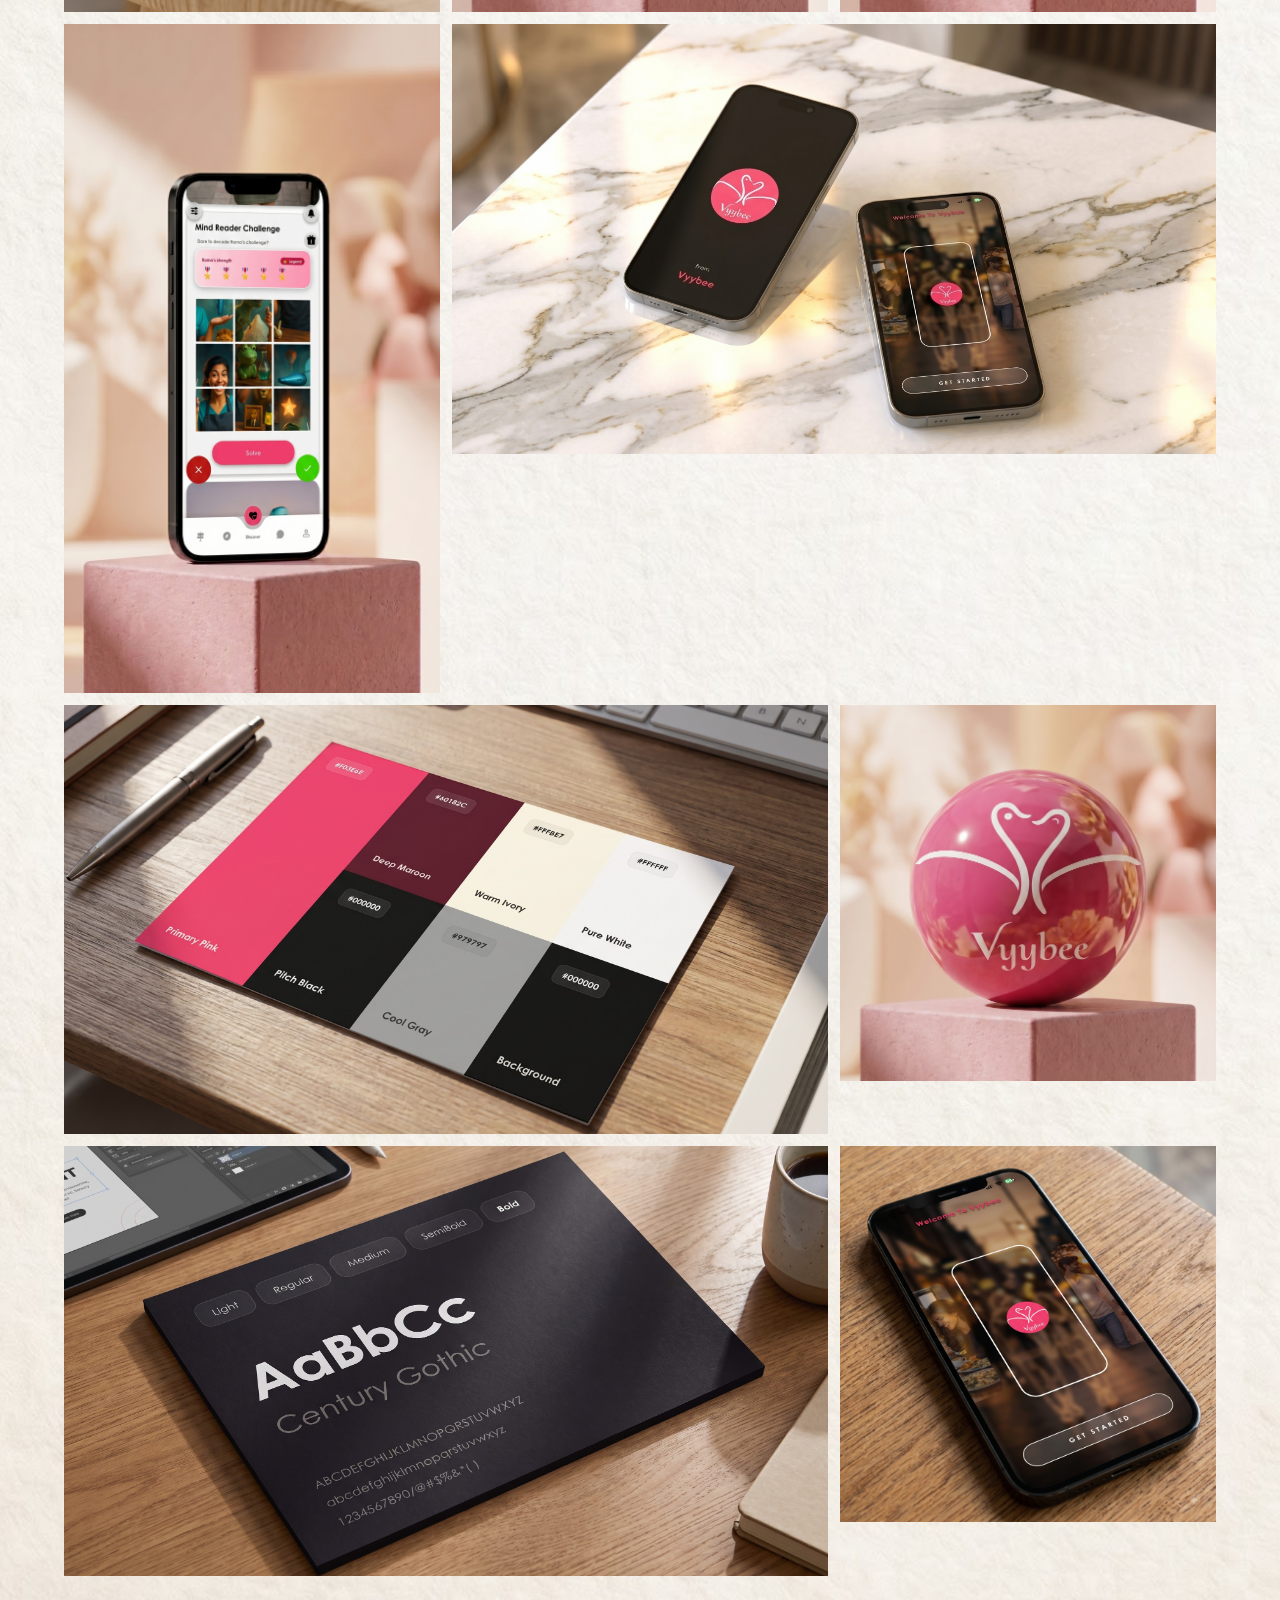
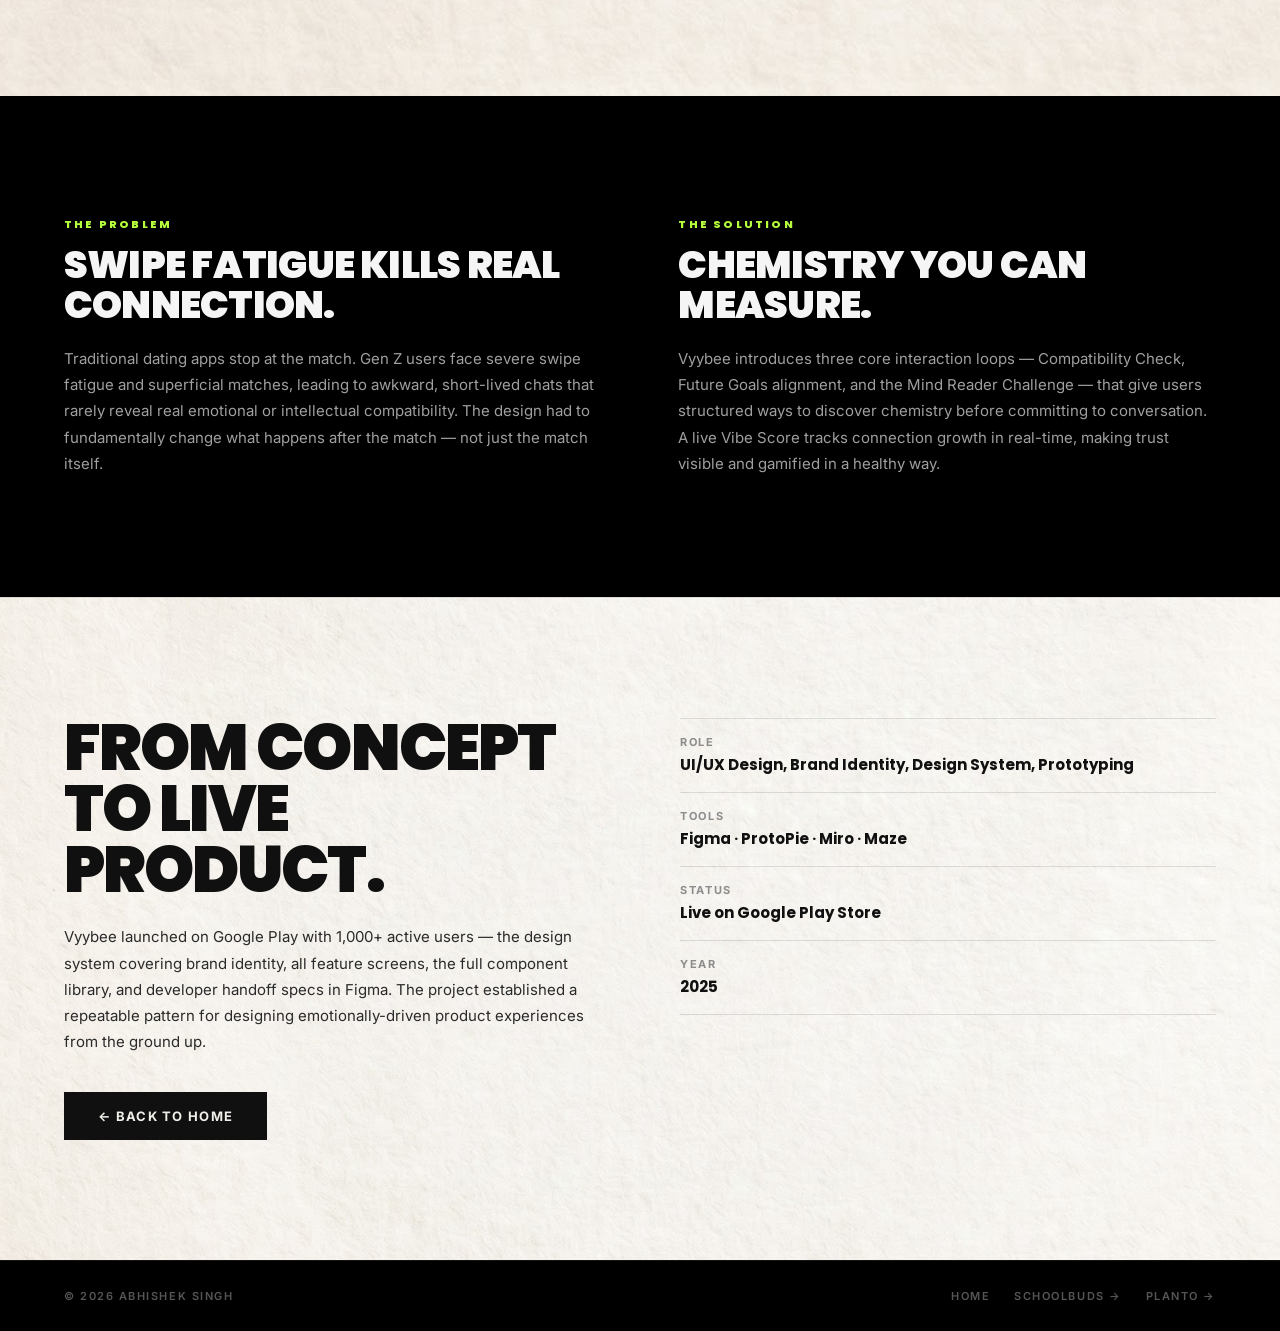
<file: projects/vyybee.html>
<!DOCTYPE html>
<html lang="en">
<head>
  <meta charset="UTF-8" />
  <meta name="viewport" content="width=device-width, initial-scale=1.0" />
  <title>Vyybee — Case Study · Abhishek Singh</title>
  <meta name="description" content="Vyybee — an AI-powered dating app designed for Gen Z, live on Google Play with 1,000+ users. UI/UX case study by Abhishek Singh." />
  <link rel="preconnect" href="https://fonts.googleapis.com" />
  <link rel="preconnect" href="https://fonts.gstatic.com" crossorigin />
  <link href="https://fonts.googleapis.com/css2?family=Poppins:wght@400;500;700;800;900&family=Caveat:wght@400;600;700&family=Inter:wght@400;500;600&display=swap" rel="stylesheet" />
  <link rel="icon" type="image/svg+xml" href="../assets/favicon.svg" />
  <link rel="stylesheet" href="../styles.css" />
</head>
<body class="cs-page">

  <div class="mouse-follower" aria-hidden="true"></div>

  <!-- NAV -->
  <header class="site-header">
    <div class="header-left">
      <a href="../index.html" class="header-back-btn" aria-label="Back to Home">
        <span class="back-arrow" aria-hidden="true">←</span>
        <span>Back</span>
      </a>
      <a class="brand" href="../index.html" aria-label="Abhishek Singh — back to home">
        <span class="brand-name">A<span class="brand-dot accent">.</span></span>
      </a>
    </div>
    <button class="nav-toggle" type="button" aria-label="Open navigation" aria-expanded="false">
      <span></span><span></span>
    </button>
    <nav class="site-nav" aria-label="Primary navigation">
      <a href="../index.html#about">About</a>
      <a href="../index.html#projects">Work</a>
      <a href="../index.html#contact">Contact</a>
    </nav>
  </header>

  <main>

    <!-- Back strip -->
    <div class="cs-back-strip">
      <a href="../index.html" class="cs-back-btn">
        <span class="cs-back-arrow" aria-hidden="true">←</span>
        <span>Back to Home</span>
      </a>
      <span class="cs-project-badge">Vyybee · 2025</span>
    </div>

    <!-- ==========================================================
         SLIDE 1 — OPENER
    ========================================================== -->
    <section class="cs-opener grain-overlay grid-texture" id="cs-opener">
      <div class="cs-opener-marquee reveal">
        <!-- Corner + midpoint handles mimicking selection marquee -->
        <span class="cs-handle tl" aria-hidden="true"></span>
        <span class="cs-handle tr" aria-hidden="true"></span>
        <span class="cs-handle bl" aria-hidden="true"></span>
        <span class="cs-handle br" aria-hidden="true"></span>
        <span class="cs-handle tc" aria-hidden="true"></span>
        <span class="cs-handle bc" aria-hidden="true"></span>

        <h1 class="cs-opener-label">Mobile App</h1>

        <p class="cs-opener-quote">
          "Designing an AI-powered dating experience that goes beyond the swipe — built for real compatibility, launched to 1,000+ users on Google Play."
        </p>
      </div>
    </section>

    <!-- ==========================================================
         SLIDE 2 — OVERVIEW
    ========================================================== -->
    <section class="cs-overview grain-overlay" id="cs-overview">

      <!-- Left: text -->
      <div class="cs-overview-text reveal">
        <div class="cs-overview-heading">
          <span class="cs-heading-bold">App</span>
          <span class="cs-heading-cursive">Design</span>
        </div>

        <p class="cs-client-name">Client: Vyybee</p>
        <p class="cs-client-type">AI-powered dating app · Live on Google Play</p>

        <p class="cs-overview-para">
          Vyybee is a Gen Z dating app that replaces mindless swiping with genuine compatibility — pairing users through shared future goals, personality quizzes, and a live Vibe Score that tracks real conversational chemistry. The brief required building every layer from scratch: brand identity, design system, onboarding flow, core features, and a developer-ready Figma handoff.
        </p>

        <p class="cs-features-heading">Key Features</p>
        <ul class="cs-features-list">
          <li><strong>Style:</strong> Dark, premium app with neon-pink/rose accents, glassmorphic cards, and emotional UI metaphors.</li>
          <li><strong>Target Audience:</strong> Gen Z users (18–26) seeking meaningful relationships over superficial matches.</li>
          <li>AI-assisted match discovery with Compatibility Check — cultural, mindset, and lifestyle scoring side-by-side.</li>
          <li>Future Goals alignment: an interactive bucket-list map showing long-term dream overlap before starting chat.</li>
          <li>Mind Reader Challenge — a gamified quiz to break the ice and spark natural conversation from day one.</li>
          <li>Live Vibe Score: a real-time trust metric that updates based on conversation activity and user feedback loops.</li>
          <li>Full onboarding, profile setup, swipe/discovery, chat, and settings screens — complete end-to-end design system.</li>
        </ul>

        <div style="margin-top: 32px;">
          <a href="https://play.google.com/store/apps/details?id=com.verbros.vyybee" target="_blank" rel="noopener" class="btn-primary">View on Play Store ↗</a>
        </div>
      </div>

      <!-- Right: mockup -->
      <div class="cs-overview-mockup">
        <img src="../assets/Hero-section-vyybee-mockup.jpeg" alt="Vyybee app hero mockup" class="reveal" />
      </div>

    </section>

    <!-- ==========================================================
         SLIDE 3 — MAIN SCREENS
    ========================================================== -->
    <section class="cs-screens grain-overlay" id="cs-screens">
      <div class="cs-screens-inner">

        <div class="cs-screens-heading reveal">
          <div class="layered-heading">
            <span class="lh-cursive">Main</span>
            <h2 class="lh-bold" style="color: var(--color-ink);">Screens</h2>
          </div>
        </div>

        <!-- Real assets gallery -->
        <div class="cs-gallery-grid grid-3">
          <div class="cs-gallery-item aspect-portrait reveal">
            <img src="../assets/phone_mockup_Discover.jpeg" alt="Vyybee discover screen mockup" loading="lazy" />
          </div>
          <div class="cs-gallery-item aspect-portrait reveal">
            <img src="../assets/compatibility-mockup.jpeg" alt="Vyybee compatibility check screen" loading="lazy" />
          </div>
          <div class="cs-gallery-item aspect-portrait reveal">
            <img src="../assets/Future-goals-mockup.jpeg" alt="Vyybee future goals screen" loading="lazy" />
          </div>
          <div class="cs-gallery-item aspect-portrait reveal">
            <img src="../assets/Mind-reader-mockup.jpeg" alt="Vyybee mind reader challenge screen" loading="lazy" />
          </div>
          <div class="cs-gallery-item aspect-landscape span-2 reveal">
            <img src="../assets/vyybee-marble.jpeg" alt="Vyybee brand visual aesthetic" loading="lazy" />
          </div>
          <div class="cs-gallery-item aspect-landscape span-2 reveal">
            <img src="../assets/ColorPaletteMockup.jpeg" alt="Vyybee color palette system" loading="lazy" />
          </div>
          <div class="cs-gallery-item aspect-square reveal">
            <img src="../assets/Vyybee-logo-ball-mockup.jpeg" alt="Vyybee logo ball mockup" loading="lazy" />
          </div>
          <div class="cs-gallery-item aspect-landscape span-2 reveal">
            <img src="../assets/TypographyMockup.jpeg" alt="Vyybee typography system" loading="lazy" />
          </div>
          <div class="cs-gallery-item aspect-square reveal">
            <img src="../assets/OpenScreenMockup.jpeg" alt="Vyybee open splash screen" loading="lazy" />
          </div>
        </div>

      </div>
    </section>

    <!-- ==========================================================
         PROBLEM / SOLUTION DETAIL (dark)
    ========================================================== -->
    <section class="cs-detail grain-overlay grid-texture">
      <div class="cs-detail-inner">

        <div class="cs-detail-block reveal">
          <span class="cs-accent-label">The Problem</span>
          <h3>Swipe fatigue kills real connection.</h3>
          <p>Traditional dating apps stop at the match. Gen Z users face severe swipe fatigue and superficial matches, leading to awkward, short-lived chats that rarely reveal real emotional or intellectual compatibility. The design had to fundamentally change what happens after the match — not just the match itself.</p>
        </div>

        <div class="cs-detail-block reveal">
          <span class="cs-accent-label">The Solution</span>
          <h3>Chemistry you can measure.</h3>
          <p>Vyybee introduces three core interaction loops — Compatibility Check, Future Goals alignment, and the Mind Reader Challenge — that give users structured ways to discover chemistry before committing to conversation. A live Vibe Score tracks connection growth in real-time, making trust visible and gamified in a healthy way.</p>
        </div>

      </div>
    </section>

    <!-- ==========================================================
         OUTCOME + METADATA
    ========================================================== -->
    <section class="cs-outcome grain-overlay">
      <div class="cs-outcome-inner">

        <div class="reveal">
          <h2 class="cs-outcome-headline">From concept to live product.</h2>
          <p class="cs-outcome-para">
            Vyybee launched on Google Play with 1,000+ active users — the design system covering brand identity, all feature screens, the full component library, and developer handoff specs in Figma. The project established a repeatable pattern for designing emotionally-driven product experiences from the ground up.
          </p>
          <a href="../index.html" class="btn-primary">← Back to Home</a>
        </div>

        <div class="cs-metadata-list reveal">
          <div class="cs-metadata-item">
            <span class="meta-label">Role</span>
            <span class="meta-value">UI/UX Design, Brand Identity, Design System, Prototyping</span>
          </div>
          <div class="cs-metadata-item">
            <span class="meta-label">Tools</span>
            <span class="meta-value">Figma · ProtoPie · Miro · Maze</span>
          </div>
          <div class="cs-metadata-item">
            <span class="meta-label">Status</span>
            <span class="meta-value">Live on Google Play Store</span>
          </div>
          <div class="cs-metadata-item">
            <span class="meta-label">Year</span>
            <span class="meta-value">2025</span>
          </div>
        </div>

      </div>
    </section>

  </main>

  <footer class="cs-footer">
    <span class="cs-footer-copy">© 2026 Abhishek Singh</span>
    <div class="cs-footer-links">
      <a href="../index.html">Home</a>
      <a href="schoolbuds.html">SchoolBuds →</a>
      <a href="planto.html">Planto →</a>
    </div>
  </footer>

  <script src="../script.js"></script>
</body>
</html>
</file>
<file: styles.css>
/* ==========================================================
   DESIGN TOKENS
========================================================== */
:root {
  --color-black:      #000000;
  --color-cream:      #F1EFEA;
  --color-ink:        #101010;
  --color-accent:     #B6FF3C;
  --color-muted-gray: #8C8C8C;
  --color-white:      #F5F5F5;

  --font-display: 'Poppins', sans-serif;
  --font-cursive:  'Caveat', cursive;
  --font-body:     'Inter', sans-serif;

  --max-w: 1280px;
  --gutter: clamp(24px, 5vw, 80px);
  --transition: 0.35s cubic-bezier(0.16, 1, 0.3, 1);
}

/* ==========================================================
   RESET & BASE
========================================================== */
*, *::before, *::after {
  box-sizing: border-box;
  margin: 0;
  padding: 0;
}

html {
  scroll-behavior: smooth;
  -webkit-font-smoothing: antialiased;
  font-size: 16px;
}

body {
  font-family: var(--font-body);
  background: var(--color-black);
  color: var(--color-white);
  overflow-x: hidden;
  cursor: none;
}

img {
  display: block;
  max-width: 100%;
}

a {
  color: inherit;
  text-decoration: none;
}

/* ==========================================================
   GRAIN OVERLAY — applied to light/cream sections
========================================================== */
.grain-overlay {
  position: relative;
  isolation: isolate;
}

/* Light sections use whiteTexture.jpeg without SVG noise overlay */
.grain-overlay::before {
  display: none;
}

/* All section content sits above background */
.grain-overlay > * {
  position: relative;
  z-index: 2;
}

/* ==========================================================
   CREAM BACKGROUND TEXTURE — applied ONLY to section-level containers
   Uses assets/whiteTexture.jpeg (scaled cover, no-repeat)
========================================================== */
.cream,
.cream-section,
.about-section,
.skills-section,
.spotlight-section,
.screens-section,
.process-section,
.experience-section,
.cs-overview,
.cs-screens,
.cs-outcome {
  background-color: #F1EFEA;
  background-image: url("assets/whiteTexture.jpeg");
  background-size: cover;
  background-position: center;
  background-repeat: no-repeat;
}

/* Inner card/box elements — transparent to let section texture flow continuously */
.skill-cell,
.process-cell,
.spotlight-mockup,
.cs-overview-mockup,
.case-study-mockup-placeholder,
.main-screens-placeholder,
.project-mockup-placeholder,
.screen-frame,
.about-portrait-placeholder,
.cs-gallery-item,
.service-card,
.breakdown-card,
.feature-mockup-card,
.typo-panel-card,
.color-swatch-card,
.finding-item {
  background-color: transparent;
  background-image: none;
}

/* ==========================================================
   DARK GRAIN TEXTURE — applied to dark background sections
   Coarser, organic high-ISO film-grain noise (no grid lines)
========================================================== */
.grid-texture,
.dark-grain {
  background-color: var(--color-black);
}

.grid-texture::before,
.dark-grain::before {
  display: block;
  content: '';
  position: absolute;
  inset: 0;
  z-index: 1;
  pointer-events: none;
  background-image: url("data:image/svg+xml,%3Csvg xmlns='http://www.w3.org/2000/svg' width='250' height='250'%3E%3Cfilter id='n'%3E%3CfeTurbulence type='fractalNoise' baseFrequency='0.68' numOctaves='2' stitchTiles='stitch'/%3E%3C/filter%3E%3Crect width='250' height='250' filter='url(%23n)' opacity='1'/%3E%3C/svg%3E");
  background-size: 250px 250px;
  mix-blend-mode: overlay;
  opacity: 0.15;
}

/* ==========================================================
   CUSTOM CURSOR
========================================================== */
.mouse-follower {
  position: fixed;
  top: 0;
  left: 0;
  width: 10px;
  height: 10px;
  background: var(--color-accent);
  border-radius: 50%;
  pointer-events: none;
  transform: translate(-50%, -50%);
  z-index: 9999;
  opacity: 0;
  transition: opacity 0.3s, transform 0.1s;
  mix-blend-mode: difference;
}

/* ==========================================================
   NAVIGATION
========================================================== */
.site-header {
  position: fixed;
  top: 0;
  left: 0;
  right: 0;
  z-index: 1000;
  display: flex;
  align-items: center;
  justify-content: space-between;
  padding: 24px var(--gutter);
  background: transparent;
  mix-blend-mode: difference;
}

/* Invert trick: header renders white on dark, dark on light */
.site-header * {
  color: var(--color-white);
}

.brand {
  font-family: var(--font-display);
  font-weight: 900;
  font-size: 1.6rem;
  letter-spacing: -0.02em;
}

.brand-dot.accent {
  color: var(--color-accent);
}

.site-nav {
  display: flex;
  align-items: center;
  gap: 36px;
}

.site-nav a {
  font-family: var(--font-body);
  font-size: 13px;
  font-weight: 600;
  letter-spacing: 0.12em;
  text-transform: uppercase;
  opacity: 0.7;
  transition: opacity var(--transition);
}

.site-nav a:hover {
  opacity: 1;
}

/* Hamburger */
.nav-toggle {
  display: none;
  flex-direction: column;
  justify-content: center;
  gap: 5px;
  width: 32px;
  height: 32px;
  background: none;
  border: none;
  cursor: none;
  padding: 4px;
}

.nav-toggle span {
  display: block;
  height: 2px;
  width: 100%;
  background: var(--color-white);
  border-radius: 2px;
  transition: transform var(--transition);
}

/* ==========================================================
   REUSABLE: SCROLL REVEAL
========================================================== */
.reveal {
  opacity: 0;
  transform: translateY(32px);
  transition: opacity 0.9s var(--transition), transform 0.9s var(--transition);
}

.reveal.is-visible {
  opacity: 1;
  transform: translateY(0);
}

/* ==========================================================
   REUSABLE: BUTTONS
========================================================== */
.btn-primary,
.btn-ghost {
  display: inline-block;
  font-family: var(--font-body);
  font-size: 13px;
  font-weight: 700;
  letter-spacing: 0.1em;
  text-transform: uppercase;
  padding: 14px 32px;
  border-radius: 0;
  transition: background var(--transition), color var(--transition), border-color var(--transition);
  cursor: none;
}

.btn-primary {
  background: var(--color-ink);
  color: var(--color-cream);
  border: 2px solid var(--color-ink);
}

.btn-primary:hover {
  background: var(--color-accent);
  color: var(--color-ink);
  border-color: var(--color-accent);
}

.btn-ghost {
  background: transparent;
  color: var(--color-ink);
  border: 2px solid var(--color-ink);
}

.btn-ghost:hover {
  background: var(--color-ink);
  color: var(--color-cream);
}

/* ==========================================================
   REUSABLE: EYEBROW LABELS (hero + projects)
========================================================== */
.eyebrow-white {
  font-family: var(--font-display);
  font-weight: 800;
  font-size: clamp(11px, 1.2vw, 14px);
  letter-spacing: 0.18em;
  text-transform: uppercase;
  color: var(--color-white);
  margin-right: 10px;
}

.eyebrow-gray {
  font-family: var(--font-display);
  font-weight: 800;
  font-size: clamp(11px, 1.2vw, 14px);
  letter-spacing: 0.18em;
  text-transform: uppercase;
  color: var(--color-muted-gray);
}

/* ==========================================================
   REUSABLE: LAYERED HEADING
   (cursive overlapping bold — used in Skills + Process)
========================================================== */
.layered-heading {
  position: relative;
  display: inline-block;
  line-height: 1;
}

.lh-cursive {
  display: block;
  font-family: var(--font-cursive);
  font-weight: 700;
  font-size: clamp(2rem, 5vw, 4.5rem);
  color: var(--color-accent);
  line-height: 1.1;
  /* Overlaps the bold word below */
  position: relative;
  z-index: 2;
  margin-bottom: -0.1em;
}

.lh-bold {
  font-family: var(--font-display);
  font-weight: 900;
  font-size: clamp(4rem, 10vw, 9rem);
  color: var(--color-ink);
  line-height: 0.9;
  letter-spacing: -0.04em;
  text-transform: uppercase;
  position: relative;
  z-index: 1;
}

/* ==========================================================
   REUSABLE: SKILL CELL PATTERN
   (giant num + bold label + cursive sub)
========================================================== */
.skill-num {
  position: absolute;
  top: 12px;
  left: 16px;
  font-family: var(--font-display);
  font-weight: 900;
  font-size: clamp(3.5rem, 7vw, 6.5rem);
  color: rgba(16, 16, 16, 0.08);
  line-height: 1;
  pointer-events: none;
  user-select: none;
}

.skill-bold {
  font-family: var(--font-display);
  font-weight: 900;
  font-size: clamp(1.5rem, 3vw, 2.4rem);
  color: var(--color-ink);
  line-height: 1.1;
  letter-spacing: -0.02em;
  text-transform: uppercase;
  position: relative;
  z-index: 2;
  margin-top: auto;
}

.skill-cursive {
  font-family: var(--font-cursive);
  font-weight: 700;
  font-size: clamp(1.1rem, 2vw, 1.6rem);
  color: var(--color-accent);
  position: absolute;
  bottom: 20px;
  right: 20px;
  z-index: 3;
  transform: rotate(-3deg);
  pointer-events: none;
}

/* ==========================================================
   SECTION 1 — HERO
========================================================== */
.hero-section {
  min-height: 100vh;
  background-color: var(--color-black);
  display: flex;
  align-items: center;
  padding: 120px var(--gutter) 80px;
  overflow: hidden;
}

.hero-inner {
  width: 100%;
  max-width: var(--max-w);
  margin: 0 auto;
  display: flex;
  flex-direction: column;
  justify-content: center;
  gap: 20px;
}

.hero-eyebrow {
  display: flex;
  align-items: center;
  gap: 0;
}

/* Giant "Portfolio" headline */
.hero-headline-wrap {
  position: relative;
  width: 100%;
}

.hero-headline {
  font-family: var(--font-display);
  font-weight: 900;
  font-size: clamp(5rem, 14vw, 16rem);
  line-height: 0.88;
  letter-spacing: -0.045em;
  color: var(--color-white);
  text-transform: uppercase;
  display: flex;
  align-items: center;
  /* Remove default heading margin */
  width: 100%;
}

.hl-part {
  display: inline-block;
}

/* Visual slot — sits inline with the headline letters */
.hl-visual-slot {
  display: inline-block;
  vertical-align: middle;
  /* Width scales with the headline font */
  width: clamp(120px, 18vw, 340px);
  height: clamp(120px, 18vw, 340px);
  flex-shrink: 0;
  position: relative;
}

/* Image placeholder — dashed border for dev, replace with <img> */
.hero-visual-placeholder {
  width: 100%;
  height: 100%;
  border: 2px dashed rgba(245, 245, 245, 0.25);
  border-radius: 50%;
  display: flex;
  align-items: center;
  justify-content: center;
  background: rgba(182, 255, 60, 0.04);
}

.hero-visual-placeholder .placeholder-label {
  font-family: var(--font-body);
  font-size: 11px;
  font-weight: 600;
  letter-spacing: 0.1em;
  text-transform: uppercase;
  color: rgba(245, 245, 245, 0.3);
  text-align: center;
}

/* Real hero image — fills the inline circular slot */
.hero-visual-img {
  width: 100%;
  height: 100%;
  object-fit: cover;
  border-radius: 50%;
  display: block;
}

/* Cursive signature */
.hero-signature {
  position: absolute;
  bottom: -10px;
  right: 0;
  z-index: 5;
}

.cursive-sig {
  font-family: var(--font-cursive);
  font-weight: 700;
  font-size: clamp(2.5rem, 5.5vw, 6rem);
  color: var(--color-accent);
  transform: rotate(-4deg);
  display: inline-block;
  line-height: 1;
}

/* Scroll cue */
.hero-scroll-cue {
  display: flex;
  align-items: center;
  gap: 12px;
  margin-top: 40px;
}

.scroll-line {
  display: block;
  width: 48px;
  height: 1px;
  background: rgba(245, 245, 245, 0.3);
}

.scroll-text {
  font-family: var(--font-body);
  font-size: 11px;
  font-weight: 600;
  letter-spacing: 0.2em;
  text-transform: uppercase;
  color: var(--color-muted-gray);
}

/* ==========================================================
   SECTION 2 — ABOUT
========================================================== */
.about-section {
  color: var(--color-ink);
  overflow: hidden;
  position: relative;
}

.about-inner {
  display: grid;
  grid-template-columns: 1fr 1fr;
  min-height: 100vh;
  max-width: var(--max-w);
  margin: 0 auto;
  align-items: stretch;
}

/* Left text column */
.about-text {
  padding: clamp(80px, 10vw, 140px) var(--gutter) clamp(80px, 10vw, 140px) var(--gutter);
  display: flex;
  flex-direction: column;
  justify-content: center;
  gap: 0;
}

.about-hello {
  font-family: var(--font-display);
  font-weight: 900;
  font-size: clamp(5rem, 11vw, 10rem);
  line-height: 0.9;
  letter-spacing: -0.04em;
  color: var(--color-ink);
  margin-bottom: 8px;
}

.about-subname {
  font-family: var(--font-display);
  font-weight: 700;
  font-size: clamp(1.1rem, 2.2vw, 1.7rem);
  color: var(--color-ink);
  margin-bottom: 32px;
}

/* Cursive annotation with arrow */
.about-annotation {
  display: flex;
  align-items: flex-start;
  gap: 6px;
  margin-bottom: 28px;
}

.cursive-annotation {
  font-family: var(--font-cursive);
  font-size: clamp(1.4rem, 2.5vw, 2rem);
  color: var(--color-ink);
  line-height: 1;
}

.annotation-arrow {
  width: 36px;
  height: 36px;
  margin-top: 2px;
  flex-shrink: 0;
}

.about-bio {
  font-family: var(--font-body);
  font-size: clamp(15px, 1.5vw, 17px);
  line-height: 1.75;
  color: #2A2A2A;
  max-width: 520px;
  margin-bottom: 40px;
}

.about-bio strong {
  font-weight: 700;
  color: var(--color-ink);
}

.about-cta-row {
  display: flex;
  gap: 16px;
  flex-wrap: wrap;
}

/* Right portrait column */
.about-portrait {
  position: relative;
  display: flex;
  align-items: center;
  justify-content: center;
  padding: 40px var(--gutter);
}

.about-portrait-placeholder {
  width: 100%;
  height: 100%;
  min-height: 560px;
  border-left: 2px dashed rgba(16, 16, 16, 0.15);
  background: rgba(16, 16, 16, 0.03);
  display: flex;
  align-items: center;
  justify-content: center;
}

.about-portrait-placeholder .placeholder-label {
  font-family: var(--font-body);
  font-size: 12px;
  font-weight: 600;
  letter-spacing: 0.1em;
  text-transform: uppercase;
  color: rgba(16, 16, 16, 0.3);
  text-align: center;
  line-height: 1.8;
}

/* Sketch portrait image — seamless blend with cream background */
.about-portrait-img {
  width: 100%;
  max-width: 480px;
  max-height: 520px;
  height: auto;
  object-fit: contain;
  display: block;
  mix-blend-mode: multiply;
  box-shadow: none;
  border-radius: 0;
}

/* ==========================================================
   SECTION 3 — SKILLS GRID
========================================================== */
.skills-section {
  background-color: var(--color-cream);
  color: var(--color-ink);
  padding: clamp(80px, 10vw, 140px) var(--gutter);
  border-top: 1px solid rgba(16, 16, 16, 0.1);
}

.skills-inner {
  max-width: var(--max-w);
  margin: 0 auto;
}

.skills-heading {
  margin-bottom: clamp(48px, 6vw, 80px);
}

/* 3-column grid */
.skills-grid {
  display: grid;
  grid-template-columns: repeat(3, 1fr);
  border: 1.5px solid rgba(16, 16, 16, 0.15);
}

.skill-cell {
  position: relative;
  padding: 44px 28px 44px 28px;
  border-right: 1.5px solid rgba(16, 16, 16, 0.15);
  border-bottom: 1.5px solid rgba(16, 16, 16, 0.15);
  display: flex;
  flex-direction: column;
  justify-content: flex-end;
  min-height: 220px;
  overflow: hidden;
  transition: background var(--transition);
}

.skill-cell:nth-child(3n) {
  border-right: none;
}

.skill-cell:nth-child(n+4) {
  border-bottom: none;
}

.skill-cell:hover {
  background: rgba(182, 255, 60, 0.06);
}

/* ==========================================================
   SECTION 4 — TAGLINE / MANIFESTO POSTER (dark)
========================================================== */
.tagline-section {
  background-color: var(--color-black);
  min-height: 80vh;
  display: flex;
  align-items: center;
  justify-content: center;
  text-align: center;
  padding: clamp(100px, 14vw, 180px) var(--gutter);
}

.tagline-inner {
  display: flex;
  align-items: center;
  justify-content: center;
  width: 100%;
}

/* Dashed marquee box — reuses cs-handle corner dots */
.tagline-marquee {
  position: relative;
  display: inline-flex;
  flex-direction: column;
  align-items: center;
  gap: 32px;
  padding: clamp(40px, 6vw, 80px) clamp(56px, 12vw, 160px);
  border: 1.5px dashed rgba(245, 245, 245, 0.22);
  max-width: 860px;
  width: 100%;
}

.tagline-label {
  font-family: var(--font-display);
  font-weight: 900;
  font-size: clamp(4rem, 13vw, 12rem);
  line-height: 0.88;
  letter-spacing: -0.035em;
  color: var(--color-accent);
  text-transform: uppercase;
}

.tagline-sub {
  font-family: var(--font-body);
  font-weight: 400;
  font-size: clamp(1rem, 2vw, 1.3rem);
  line-height: 1.65;
  color: rgba(245, 245, 245, 0.82);
  max-width: 560px;
}

/* ==========================================================
   PROJECT SPOTLIGHT — reusable 45/55 two-column component
   Used for Vyybee, SchoolBuds, Planto
========================================================== */
.spotlight-section {
  background-color: var(--color-cream);
  color: var(--color-ink);
  display: grid;
  grid-template-columns: 45fr 55fr;
  align-items: stretch;
  min-height: 90vh;
}

.spotlight-text {
  padding: clamp(80px, 10vw, 120px) clamp(40px, 5vw, 80px)
           clamp(80px, 10vw, 120px) var(--gutter);
  display: flex;
  flex-direction: column;
  justify-content: center;
}

/* "App Design" / "Web Design" layered heading inside spotlight */
.spotlight-heading {
  position: relative;
  display: inline-block;
  margin-bottom: 36px;
  line-height: 1;
}

/* cs-heading-bold and cs-heading-cursive classes
   already defined in the Case Study section — reused here */

.spotlight-client-name {
  font-family: var(--font-display);
  font-weight: 800;
  font-size: clamp(1.1rem, 2vw, 1.4rem);
  color: var(--color-accent);
  margin-bottom: 4px;
}

.spotlight-client-type {
  font-family: var(--font-body);
  font-size: 14px;
  font-style: italic;
  color: var(--color-muted-gray);
  margin-bottom: 28px;
}

.spotlight-para {
  font-family: var(--font-body);
  font-size: clamp(14px, 1.4vw, 16px);
  line-height: 1.75;
  color: #2A2A2A;
  margin-bottom: 32px;
  max-width: 480px;
}

.spotlight-features-heading {
  font-family: var(--font-display);
  font-weight: 800;
  font-size: clamp(0.9rem, 1.4vw, 1.1rem);
  color: var(--color-accent);
  text-transform: uppercase;
  letter-spacing: 0.1em;
  margin-bottom: 14px;
}

.spotlight-features-list {
  list-style: none;
  padding: 0;
  display: flex;
  flex-direction: column;
  gap: 9px;
  margin-bottom: 36px;
}

.spotlight-features-list li {
  font-family: var(--font-body);
  font-size: 14px;
  line-height: 1.55;
  color: #2A2A2A;
  padding-left: 20px;
  position: relative;
}

.spotlight-features-list li::before {
  content: '\2022';
  position: absolute;
  left: 0;
  color: var(--color-accent);
  font-size: 1.1em;
}

.spotlight-cta-row {
  display: flex;
  gap: 16px;
  flex-wrap: wrap;
}

/* Right column: mockup area */
.spotlight-mockup {
  position: relative;
  background: transparent;
  display: flex;
  align-items: center;
  justify-content: center;
  padding: 60px 40px;
  overflow: hidden;
}

/* Ambient green glow behind mockup */
.spotlight-mockup::before {
  content: '';
  position: absolute;
  width: 70%;
  height: 70%;
  border-radius: 50%;
  background: radial-gradient(circle, rgba(182, 255, 60, 0.07), transparent 70%);
  pointer-events: none;
}

/* Real mockup images (once supplied) */
.spotlight-mockup img {
  max-width: 100%;
  max-height: 85vh;
  object-fit: contain;
  position: relative;
  z-index: 2;
  filter: drop-shadow(0 24px 48px rgba(0,0,0,0.22));
}

/*
  PROJECT_MOCKUP_PLACEHOLDER
  Replace <div> with <img> once final device exports are ready.
  .dual-phone = two staggered phone mockups (apps)
  .laptop     = one laptop mockup (web)
*/
.project-mockup-placeholder {
  position: relative;
  z-index: 2;
  border: 2px dashed rgba(16, 16, 16, 0.18);
  background: rgba(16, 16, 16, 0.03);
  display: flex;
  align-items: center;
  justify-content: center;
  text-align: center;
  padding: 40px;
}

.project-mockup-placeholder.dual-phone,
.spotlight-mockup-image.dual-phone {
  width: 320px;
}

.project-mockup-placeholder.dual-phone {
  aspect-ratio: 9/16;
}

.project-mockup-placeholder.laptop,
.spotlight-mockup-image.laptop {
  width: 460px;
}

.project-mockup-placeholder.laptop {
  aspect-ratio: 16/10;
}

.spotlight-mockup-image {
  position: relative;
  z-index: 2;
  display: flex;
  align-items: center;
  justify-content: center;
}

.project-mockup-img {
  width: 100%;
  height: auto;
  object-fit: contain;
  display: block;
  filter: drop-shadow(0 24px 48px rgba(0, 0, 0, 0.22));
}

.project-mockup-placeholder .placeholder-label {
  font-family: var(--font-body);
  font-size: 12px;
  font-weight: 600;
  letter-spacing: 0.1em;
  text-transform: uppercase;
  color: rgba(16, 16, 16, 0.3);
  line-height: 2;
}

/* ==========================================================
   SPOTLIGHT COLLAGE SHOWCASE GRID
   Reusable 3-column bento/collage layout inspired by premium brand showcases
========================================================== */
.spotlight-collage-grid {
  display: flex;
  gap: 16px;
  align-items: stretch;
  width: 100%;
}
.collage-col {
  display: flex;
  flex-direction: column;
  gap: 16px;
  flex: 1;
}
.collage-item {
  position: relative;
  border-radius: 16px;
  width: 100%;
  overflow: hidden;
  background: rgba(16, 16, 16, 0.04);
  box-shadow: 0 6px 20px rgba(0, 0, 0, 0.04);
  transition: transform 0.4s var(--transition), box-shadow 0.4s var(--transition);
}
.collage-item:hover {
  transform: translateY(-2px);
  box-shadow: 0 12px 32px rgba(0, 0, 0, 0.08);
}
.collage-item img {
  width: 100%;
  height: 100%;
  object-fit: cover;
  display: block;
  border-radius: 16px;
}
.collage-item.placeholder {
  border: 2px dashed rgba(16, 16, 16, 0.18);
  background: rgba(16, 16, 16, 0.02);
  display: flex;
  flex-direction: column;
  align-items: center;
  justify-content: center;
  text-align: center;
  font-family: var(--font-body);
  font-size: 0.75rem;
  font-weight: 500;
  color: var(--color-muted-gray);
  padding: 16px;
  box-sizing: border-box;
}
.collage-item.placeholder:hover {
  background: rgba(182, 255, 60, 0.06);
  border-color: rgba(182, 255, 60, 0.5);
}

/* Logo tiles — transparent PNGs; no background wash, contain instead of cover */
.collage-item.logo-tile {
  background: transparent !important;
  box-shadow: none !important;
  overflow: visible;
}
.collage-item.logo-tile img {
  object-fit: contain;
  width: 100%;
  height: 100%;
  border-radius: 0;
  mix-blend-mode: multiply;
}
@media (max-width: 860px) {
  .spotlight-collage-grid {
    flex-direction: column;
  }
}

/* SchoolBuds spotlight — asymmetric hero + stacked layout */
.schoolbuds-collage .collage-col-hero {
  flex: 1.4;
}
.schoolbuds-collage .collage-col:not(.collage-col-hero) {
  flex: 1;
}

/* ==========================================================
   MAIN SCREENS SECTION (cream, follows each spotlight)
========================================================== */
.screens-section {
  background-color: var(--color-cream);
  color: var(--color-ink);
  padding: clamp(64px, 8vw, 100px) var(--gutter);
  border-top: 1px solid rgba(16, 16, 16, 0.1);
}

.screens-inner {
  max-width: var(--max-w);
  margin: 0 auto;
}

.screens-heading {
  margin-bottom: clamp(40px, 5vw, 64px);
}

/*
  MAIN_SCREENS_PLACEHOLDER grid:
  Each .screen-frame is a phone-aspect placeholder.
  Replace content with <img> per screen once exports are ready.
*/
.screens-grid {
  display: grid;
  grid-template-columns: repeat(5, 1fr);
  gap: 12px;
  margin-bottom: 48px;
}

.screen-frame {
  aspect-ratio: 9/19.5;
  border: 1.5px dashed rgba(16, 16, 16, 0.18);
  background: rgba(16, 16, 16, 0.025);
  border-radius: 12px;
  display: flex;
  align-items: flex-end;
  justify-content: center;
  padding: 10px 8px;
  transition: background var(--transition);
  overflow: hidden;
}

/* When real images are added: */
.screen-frame img {
  width: 100%;
  height: 100%;
  object-fit: cover;
  border-radius: 10px;
}

.screen-frame:hover {
  background: rgba(182, 255, 60, 0.05);
}

.screen-label {
  font-family: var(--font-body);
  font-size: 10px;
  font-weight: 600;
  letter-spacing: 0.1em;
  text-transform: uppercase;
  color: rgba(16, 16, 16, 0.25);
  text-align: center;
}

/* Real asset gallery strip that supplements the placeholder grid */
.screens-real-gallery {
  display: grid;
  grid-template-columns: repeat(4, 1fr);
  align-items: start;
  gap: 12px;
  border-top: 1px solid rgba(16, 16, 16, 0.08);
  padding-top: 32px;
}

.screens-real-gallery img {
  width: 100%;
  height: auto;
  aspect-ratio: 9/16;
  object-fit: cover;
  border-radius: 8px;
  transition: transform 0.5s var(--transition);
}

.screens-real-gallery img:hover {
  transform: scale(1.03);
}

/* Landscape / browser-frame variant — used for web projects (Essitco) */
.screen-frame.landscape {
  aspect-ratio: 16/9;
  border-radius: 8px;
}

/* 3-col grid for landscape frames (fewer, wider cells) */
.screens-grid-landscape {
  grid-template-columns: repeat(3, 1fr);
}


@media (max-width: 991px) {
  .spotlight-section {
    grid-template-columns: 1fr;
    min-height: auto;
  }
  .spotlight-mockup {
    min-height: 420px;
  }
  .screens-grid {
    grid-template-columns: repeat(3, 1fr);
  }
  .screens-grid-landscape {
    grid-template-columns: repeat(2, 1fr);
  }
  .screens-real-gallery {
    grid-template-columns: repeat(2, 1fr);
  }
  .project-mockup-placeholder.dual-phone,
  .spotlight-mockup-image.dual-phone {
    width: 240px;
  }
  .project-mockup-placeholder.laptop,
  .spotlight-mockup-image.laptop {
    width: 340px;
  }
}

@media (max-width: 600px) {
  .tagline-label {
    font-size: clamp(3rem, 18vw, 5.5rem);
  }
  .tagline-marquee {
    padding: 28px 20px;
  }
  .screens-grid {
    grid-template-columns: repeat(2, 1fr);
  }
  .screens-grid-landscape {
    grid-template-columns: 1fr;
  }
  .screens-real-gallery {
    grid-template-columns: repeat(2, 1fr);
  }
}


/* ==========================================================
   SECTION 5 — PROCESS
========================================================== */
.process-section {
  background-color: var(--color-cream);
  color: var(--color-ink);
  padding: clamp(80px, 10vw, 140px) var(--gutter);
}

.process-inner {
  max-width: var(--max-w);
  margin: 0 auto;
}

.process-heading {
  margin-bottom: clamp(48px, 6vw, 80px);
}

/* 4-column grid */
.process-grid {
  display: grid;
  grid-template-columns: repeat(4, 1fr);
  border: 1.5px solid rgba(16, 16, 16, 0.15);
}

.process-cell {
  position: relative;
  padding: 44px 28px 44px 28px;
  border-right: 1.5px solid rgba(16, 16, 16, 0.15);
  display: flex;
  flex-direction: column;
  justify-content: flex-end;
  min-height: 300px;
  overflow: hidden;
  transition: background var(--transition);
}

.process-cell:last-child {
  border-right: none;
}

.process-cell:hover {
  background: rgba(182, 255, 60, 0.06);
}

.process-desc {
  font-family: var(--font-body);
  font-size: 13.5px;
  line-height: 1.65;
  color: #555;
  margin-top: 12px;
  position: relative;
  z-index: 2;
}

/* ==========================================================
   SECTION 5.5 — EXPERIENCE
========================================================== */
.experience-section {
  padding: clamp(60px, 8vw, 100px) 0;
}
.experience-inner {
  max-width: var(--max-w);
  margin: 0 auto;
  padding: 0 var(--gutter);
}
.experience-heading {
  margin-bottom: clamp(40px, 5vw, 64px);
}
.experience-timeline {
  position: relative;
  border-left: 2px solid rgba(16, 16, 16, 0.15);
  margin-left: 14px;
  padding-left: 36px;
  display: flex;
  flex-direction: column;
  gap: clamp(40px, 6vw, 64px);
}
.experience-item {
  position: relative;
  display: flex;
  flex-direction: column;
  gap: 4px;
}
.experience-dot {
  position: absolute;
  left: -43px;
  top: 7px;
  width: 12px;
  height: 12px;
  border-radius: 50%;
  background: var(--color-lime);
  border: 2.5px solid var(--color-ink);
  box-shadow: 0 0 10px rgba(182, 255, 60, 0.6);
}
.experience-role {
  font-family: var(--font-display);
  font-weight: 800;
  font-size: clamp(1.35rem, 2.4vw, 1.85rem);
  letter-spacing: -0.02em;
  color: var(--color-ink);
  margin: 0;
  line-height: 1.25;
}
.experience-company {
  font-family: var(--font-body);
  font-weight: 700;
  font-size: 1.05rem;
  color: #3f6e08;
  margin-top: 2px;
}
.experience-time {
  font-family: var(--font-body);
  font-size: 13.5px;
  font-weight: 500;
  color: var(--color-muted-gray);
  margin-bottom: 8px;
}
.experience-desc {
  font-family: var(--font-body);
  font-size: 15px;
  line-height: 1.65;
  color: #2b2b2b;
  margin: 0 0 8px 0;
}
.experience-bullets {
  list-style: disc;
  padding-left: 22px;
  margin: 0;
  display: flex;
  flex-direction: column;
  gap: 8px;
}
.experience-bullets li {
  font-family: var(--font-body);
  font-size: 14.5px;
  line-height: 1.65;
  color: #404040;
}
.experience-bullets li::marker {
  color: #65a30d;
}

@media (max-width: 600px) {
  .experience-timeline {
    margin-left: 8px;
    padding-left: 24px;
    gap: 40px;
  }
  .experience-dot {
    left: -31px;
    top: 6px;
    width: 11px;
    height: 11px;
  }
}

/* ==========================================================
   SECTION 6 — TOOLS MARQUEE
========================================================== */
.tools-section {
  background-color: var(--color-black);
  color: var(--color-white);
  padding: clamp(60px, 8vw, 100px) 0;
  overflow: hidden;
}

.tools-eyebrow {
  display: flex;
  align-items: center;
  gap: 10px;
  padding: 0 var(--gutter);
  margin-bottom: 40px;
  max-width: var(--max-w);
  margin-left: auto;
  margin-right: auto;
}

.tools-marquee-wrap {
  width: 100%;
  overflow: hidden;
  border-top: 1px solid rgba(245, 245, 245, 0.08);
  border-bottom: 1px solid rgba(245, 245, 245, 0.08);
  padding: 24px 0;
}

.tools-track {
  display: inline-flex;
  align-items: center;
  white-space: nowrap;
  gap: 0;
  animation: toolsScroll 28s linear infinite;
}

.tool-word {
  font-family: var(--font-display);
  font-weight: 800;
  font-size: clamp(1.4rem, 3.5vw, 3rem);
  letter-spacing: -0.02em;
  color: var(--color-muted-gray);
  padding: 0 clamp(24px, 3vw, 48px);
  transition: color 0.3s;
  text-transform: uppercase;
}

.tool-word.highlight {
  color: var(--color-accent);
}

.tool-sep {
  font-size: 0.7em;
  color: rgba(245, 245, 245, 0.15);
  flex-shrink: 0;
}

@keyframes toolsScroll {
  from { transform: translateX(0); }
  to   { transform: translateX(-50%); }
}

/* ==========================================================
   SECTION 7 — CONTACT
========================================================== */
.contact-section {
  background-color: var(--color-black);
  color: var(--color-white);
  padding: clamp(100px, 14vw, 180px) var(--gutter);
  border-top: 1px solid rgba(245, 245, 245, 0.08);
}

.contact-inner {
  max-width: var(--max-w);
  margin: 0 auto;
  display: flex;
  flex-direction: column;
  align-items: flex-start;
  gap: 0;
}

.contact-cursive-label {
  font-family: var(--font-cursive);
  font-weight: 700;
  font-size: clamp(1.8rem, 3.5vw, 3rem);
  color: var(--color-muted-gray);
  display: block;
  margin-bottom: 8px;
}

.contact-headline {
  font-family: var(--font-display);
  font-weight: 900;
  font-size: clamp(4rem, 10vw, 12rem);
  line-height: 0.9;
  letter-spacing: -0.04em;
  color: var(--color-white);
  text-transform: uppercase;
  margin-bottom: clamp(40px, 5vw, 64px);
}

.contact-email {
  font-family: var(--font-display);
  font-weight: 800;
  font-size: clamp(1rem, 2.5vw, 2.2rem);
  color: var(--color-accent);
  letter-spacing: -0.01em;
  margin-bottom: 40px;
  border-bottom: 2px solid var(--color-accent);
  padding-bottom: 4px;
  word-break: break-all;
  transition: opacity var(--transition);
}

.contact-email:hover {
  opacity: 0.7;
}

.contact-links {
  display: flex;
  gap: 32px;
}

.contact-link {
  font-family: var(--font-body);
  font-size: 13px;
  font-weight: 700;
  letter-spacing: 0.12em;
  text-transform: uppercase;
  color: var(--color-muted-gray);
  transition: color var(--transition);
}

.contact-link:hover {
  color: var(--color-accent);
}

/* ==========================================================
   FOOTER
========================================================== */
.site-footer {
  background: var(--color-black);
  border-top: 1px solid rgba(245, 245, 245, 0.08);
  padding: 28px var(--gutter);
  display: flex;
  align-items: center;
  justify-content: space-between;
  flex-wrap: wrap;
  gap: 16px;
}

.footer-copy,
.footer-role {
  font-family: var(--font-body);
  font-size: 11px;
  font-weight: 600;
  letter-spacing: 0.14em;
  text-transform: uppercase;
  color: rgba(245, 245, 245, 0.35);
}

.footer-links {
  display: flex;
  gap: 24px;
}

.footer-links a {
  font-family: var(--font-body);
  font-size: 11px;
  font-weight: 600;
  letter-spacing: 0.14em;
  text-transform: uppercase;
  color: rgba(245, 245, 245, 0.35);
  transition: color var(--transition);
}

.footer-links a:hover {
  color: var(--color-accent);
}

/* ==========================================================
   RESPONSIVE — 991px
========================================================== */
@media (max-width: 991px) {
  .site-header {
    padding: 20px 24px;
  }

  .nav-toggle {
    display: flex;
  }

  .site-nav {
    position: fixed;
    top: 70px;
    left: 0;
    right: 0;
    background: rgba(11, 11, 11, 0.97);
    backdrop-filter: blur(12px);
    flex-direction: column;
    align-items: center;
    padding: 32px 24px;
    gap: 24px;
    display: none;
  }

  .nav-open .site-nav {
    display: flex;
  }

  .nav-open .nav-toggle span:first-child {
    transform: translateY(7px) rotate(45deg);
  }

  .nav-open .nav-toggle span:last-child {
    transform: translateY(-7px) rotate(-45deg);
  }

  /* About: stack columns */
  .about-inner {
    grid-template-columns: 1fr;
    min-height: auto;
  }

  .about-portrait {
    order: -1;
  }

  .about-portrait-placeholder {
    min-height: 340px;
    border-left: none;
    border-bottom: 1px dashed rgba(16, 16, 16, 0.15);
  }

  /* Skills: 2 columns */
  .skills-grid {
    grid-template-columns: repeat(2, 1fr);
  }

  .skill-cell:nth-child(3n) {
    border-right: 1.5px solid rgba(16, 16, 16, 0.15);
  }

  .skill-cell:nth-child(2n) {
    border-right: none;
  }

  .skill-cell:nth-child(n+5) {
    border-bottom: none;
  }

  .skill-cell:nth-child(-n+4) {
    border-bottom: 1.5px solid rgba(16, 16, 16, 0.15);
  }

  /* Process: 2 columns */
  .process-grid {
    grid-template-columns: repeat(2, 1fr);
  }

  .process-cell:nth-child(2n) {
    border-right: none;
  }

  .process-cell:nth-child(1),
  .process-cell:nth-child(2) {
    border-bottom: 1.5px solid rgba(16, 16, 16, 0.15);
  }

  .process-cell:last-child {
    border-right: none;
  }

  /* Projects layout */
  .project-link {
    grid-template-columns: 1fr;
  }

  .project-arrow {
    display: none;
  }
}

/* ==========================================================
   RESPONSIVE — 768px
========================================================== */
@media (max-width: 768px) {
  :root {
    --gutter: 20px;
  }

  .hero-headline {
    font-size: clamp(3.5rem, 18vw, 7rem);
    letter-spacing: -0.03em;
  }

  .hl-visual-slot {
    width: clamp(80px, 22vw, 160px);
    height: clamp(80px, 22vw, 160px);
  }

  .hero-signature {
    position: relative;
    bottom: auto;
    right: auto;
    margin-top: 12px;
  }

  .skills-grid {
    grid-template-columns: 1fr;
  }

  .skill-cell {
    border-right: none !important;
    border-bottom: 1.5px solid rgba(16, 16, 16, 0.15) !important;
    min-height: 160px;
  }

  .skill-cell:last-child {
    border-bottom: none !important;
  }

  .process-grid {
    grid-template-columns: 1fr;
  }

  .process-cell {
    border-right: none !important;
    border-bottom: 1.5px solid rgba(16, 16, 16, 0.15) !important;
  }

  .process-cell:last-child {
    border-bottom: none !important;
  }

  .contact-headline {
    font-size: clamp(3rem, 14vw, 6rem);
  }

  .lh-bold {
    font-size: clamp(3.5rem, 15vw, 6rem);
  }

  .about-text {
    padding: 60px 20px;
  }

  .footer-role {
    display: none;
  }
}

/* ==========================================================
   RESPONSIVE — 480px
========================================================== */
@media (max-width: 480px) {
  .hero-headline {
    font-size: clamp(3rem, 20vw, 5rem);
  }

  .about-hello {
    font-size: clamp(4rem, 18vw, 6rem);
  }

  .contact-headline {
    font-size: clamp(2.8rem, 16vw, 5rem);
  }

  .lh-bold {
    font-size: clamp(3rem, 18vw, 5rem);
  }

  .about-cta-row {
    flex-direction: column;
  }

  .btn-primary,
  .btn-ghost {
    text-align: center;
  }
}


/* =============================================================
   CASE STUDY PAGES
   Inherit tokens (--color-*, --font-*, etc.) from main sheet.
============================================================= */

/* Nav on cream cs pages */
.cs-page .site-header {
  mix-blend-mode: normal;
  background: rgba(241, 239, 234, 0.95);
  backdrop-filter: blur(12px);
  border-bottom: 1px solid rgba(16, 16, 16, 0.1);
}
.cs-page .site-header * { color: var(--color-ink); }
.cs-page .nav-toggle span { background: var(--color-ink); }

.header-left {
  display: flex;
  align-items: center;
  gap: 16px;
}
.header-back-btn {
  font-family: var(--font-body);
  font-size: 12px;
  font-weight: 700;
  letter-spacing: 0.08em;
  text-transform: uppercase;
  color: var(--color-ink) !important;
  background: rgba(16, 16, 16, 0.06);
  border: 1px solid rgba(16, 16, 16, 0.15);
  padding: 6px 14px;
  border-radius: 999px;
  display: inline-flex;
  align-items: center;
  gap: 6px;
  text-decoration: none;
  transition: all 0.3s var(--transition);
}
.header-back-btn:hover {
  background: var(--color-ink);
  color: var(--color-white) !important;
  border-color: var(--color-ink);
  transform: translateX(-3px);
}
.header-back-btn .back-arrow {
  color: #65a30d !important;
  font-size: 14px;
  transition: transform 0.3s var(--transition);
}
.header-back-btn:hover .back-arrow {
  color: var(--color-white) !important;
  transform: translateX(-2px);
}

/* Back link strip */
.cs-back-strip {
  background: var(--color-black);
  padding: 18px var(--gutter);
  display: flex;
  align-items: center;
  justify-content: space-between;
  border-bottom: 1px solid rgba(255, 255, 255, 0.08);
}
.cs-back-btn {
  font-family: var(--font-body);
  font-size: 12.5px;
  font-weight: 700;
  letter-spacing: 0.06em;
  text-transform: uppercase;
  color: var(--color-white);
  background: rgba(255, 255, 255, 0.07);
  border: 1px solid rgba(255, 255, 255, 0.16);
  padding: 8px 18px;
  border-radius: 999px;
  display: inline-flex;
  align-items: center;
  gap: 10px;
  text-decoration: none;
  transition: all 0.3s var(--transition);
}
.cs-back-btn .cs-back-arrow {
  color: var(--color-lime);
  font-size: 15px;
  transition: transform 0.3s var(--transition);
}
.cs-back-btn:hover {
  background: var(--color-lime);
  color: var(--color-black);
  border-color: var(--color-lime);
  transform: translateX(-4px);
  box-shadow: 0 0 16px rgba(182, 255, 60, 0.4);
}
.cs-back-btn:hover .cs-back-arrow {
  color: var(--color-black);
  transform: translateX(-3px);
}
.cs-project-badge {
  font-family: var(--font-body);
  font-size: 12px;
  font-weight: 600;
  letter-spacing: 0.1em;
  text-transform: uppercase;
  color: var(--color-muted-gray);
  opacity: 0.6;
}
.cs-back-link {
  font-family: var(--font-body);
  font-size: 12px;
  font-weight: 700;
  letter-spacing: 0.14em;
  text-transform: uppercase;
  color: var(--color-muted-gray);
  display: inline-flex;
  align-items: center;
  gap: 8px;
  transition: color var(--transition);
}
.cs-back-link:hover { color: var(--color-accent); }

/* -------------------------------------------------------
   SLIDE 1 — OPENER  (dark, centered, accent headline)
------------------------------------------------------- */
.cs-opener {
  background-color: var(--color-black);
  min-height: 100vh;
  display: flex;
  flex-direction: column;
  align-items: center;
  justify-content: center;
  text-align: center;
  padding: clamp(80px, 12vw, 160px) var(--gutter);
}

.cs-opener-marquee {
  position: relative;
  display: inline-flex;
  flex-direction: column;
  align-items: center;
  gap: 36px;
  padding: clamp(32px, 5vw, 72px) clamp(48px, 10vw, 140px);
  border: 1.5px dashed rgba(245, 245, 245, 0.22);
  max-width: 900px;
  width: 100%;
}

/* 6 anchor handles: corners + top/bottom center */
.cs-handle {
  position: absolute;
  width: 8px;
  height: 8px;
  background: var(--color-white);
  flex-shrink: 0;
}
.cs-handle.tl { top: -4px;    left: -4px;  }
.cs-handle.tr { top: -4px;    right: -4px; }
.cs-handle.bl { bottom: -4px; left: -4px;  }
.cs-handle.br { bottom: -4px; right: -4px; }
.cs-handle.tc { top: -4px;    left: 50%; transform: translateX(-50%); }
.cs-handle.bc { bottom: -4px; left: 50%; transform: translateX(-50%); }

.cs-opener-label {
  font-family: var(--font-display);
  font-weight: 900;
  font-size: clamp(4rem, 13vw, 12rem);
  line-height: 0.88;
  letter-spacing: -0.035em;
  color: var(--color-accent);
  text-transform: uppercase;
}

.cs-opener-quote {
  font-family: var(--font-body);
  font-weight: 400;
  font-size: clamp(1rem, 2vw, 1.3rem);
  line-height: 1.65;
  color: rgba(245, 245, 245, 0.82);
  max-width: 580px;
}

/* -------------------------------------------------------
   SLIDE 2 — OVERVIEW  (cream, 45/55 two-column)
------------------------------------------------------- */
.cs-overview {
  background-color: var(--color-cream);
  color: var(--color-ink);
  min-height: 100vh;
  display: grid;
  grid-template-columns: 45fr 55fr;
  align-items: stretch;
}

.cs-overview-text {
  padding: clamp(80px, 10vw, 120px) clamp(40px, 5vw, 80px)
           clamp(80px, 10vw, 120px) var(--gutter);
  display: flex;
  flex-direction: column;
  justify-content: center;
}

/* "App Design" layered heading */
.cs-overview-heading {
  position: relative;
  display: inline-block;
  margin-bottom: 36px;
  line-height: 1;
}
.cs-heading-bold {
  font-family: var(--font-display);
  font-weight: 900;
  font-size: clamp(3.5rem, 7vw, 7rem);
  color: var(--color-ink);
  line-height: 0.9;
  letter-spacing: -0.04em;
  text-transform: uppercase;
  display: block;
}
.cs-heading-cursive {
  font-family: var(--font-cursive);
  font-weight: 700;
  font-size: clamp(2.2rem, 4.5vw, 4.5rem);
  color: var(--color-accent);
  display: block;
  line-height: 1;
  margin-top: -0.3em;
  margin-left: clamp(36px, 6vw, 80px);
  transform: rotate(-2deg);
  position: relative;
  z-index: 2;
}

.cs-client-name {
  font-family: var(--font-display);
  font-weight: 800;
  font-size: clamp(1.1rem, 2vw, 1.4rem);
  color: var(--color-accent);
  margin-bottom: 4px;
}
.cs-client-type {
  font-family: var(--font-body);
  font-size: 14px;
  font-style: italic;
  color: var(--color-muted-gray);
  margin-bottom: 28px;
}
.cs-overview-para {
  font-family: var(--font-body);
  font-size: clamp(14px, 1.4vw, 16px);
  line-height: 1.75;
  color: #2A2A2A;
  margin-bottom: 36px;
  max-width: 480px;
}
.cs-features-heading {
  font-family: var(--font-display);
  font-weight: 800;
  font-size: clamp(0.9rem, 1.4vw, 1.1rem);
  color: var(--color-accent);
  text-transform: uppercase;
  letter-spacing: 0.1em;
  margin-bottom: 16px;
}
.cs-features-list {
  list-style: none;
  padding: 0;
  display: flex;
  flex-direction: column;
  gap: 10px;
}
.cs-features-list li {
  font-family: var(--font-body);
  font-size: 14px;
  line-height: 1.55;
  color: #2A2A2A;
  padding-left: 20px;
  position: relative;
}
.cs-features-list li::before {
  content: '\2022';
  position: absolute;
  left: 0;
  color: var(--color-accent);
  font-size: 1.1em;
}

/* Right: mockup column */
.cs-overview-mockup {
  position: relative;
  background: transparent;
  display: flex;
  align-items: center;
  justify-content: center;
  padding: 60px 40px;
  overflow: hidden;
}
.cs-overview-mockup img {
  max-width: 100%;
  max-height: 80vh;
  object-fit: contain;
  position: relative;
  z-index: 2;
}
.cs-overview-mockup::before {
  content: '';
  position: absolute;
  width: 60%; height: 60%;
  border-radius: 50%;
  background: radial-gradient(circle, rgba(182,255,60,0.07), transparent 70%);
  z-index: 1;
}

/*
  CASE_STUDY_MOCKUP_PLACEHOLDER: [project name]
  Replace <div class="case-study-mockup-placeholder"> with
  <img> once final device mockup exports are ready.
  Phone aspect for mobile, .laptop-ratio for web.
*/
.case-study-mockup-placeholder {
  width: 100%;
  max-width: 380px;
  aspect-ratio: 9/16;
  border: 2px dashed rgba(16,16,16,0.18);
  background: rgba(16,16,16,0.03);
  display: flex;
  align-items: center;
  justify-content: center;
  text-align: center;
  padding: 32px;
  position: relative;
  z-index: 2;
}
.case-study-mockup-placeholder.laptop-ratio {
  aspect-ratio: 16/10;
  max-width: 500px;
}
.case-study-mockup-placeholder .placeholder-label {
  font-family: var(--font-body);
  font-size: 12px;
  font-weight: 600;
  letter-spacing: 0.1em;
  text-transform: uppercase;
  color: rgba(16,16,16,0.3);
  line-height: 2;
}

/* -------------------------------------------------------
   SLIDE 3 — MAIN SCREENS GRID  (cream)
------------------------------------------------------- */
.cs-screens {
  background-color: var(--color-cream);
  color: var(--color-ink);
  padding: clamp(80px, 10vw, 120px) var(--gutter);
  border-top: 1px solid rgba(16,16,16,0.1);
}
.cs-screens-inner {
  max-width: var(--max-w);
  margin: 0 auto;
}
.cs-screens-heading {
  margin-bottom: clamp(48px, 6vw, 72px);
}

/*
  MAIN_SCREENS_PLACEHOLDER: [project name]
  Replace with 8-10 real screen mockups in phone-frame style,
  2-row tiled grid with slight vertical offsets per frame.
*/
.main-screens-placeholder {
  width: 100%;
  min-height: 500px;
  border: 2px dashed rgba(16,16,16,0.18);
  background: rgba(16,16,16,0.02);
  display: flex;
  align-items: center;
  justify-content: center;
  text-align: center;
  padding: 48px;
}
.main-screens-placeholder .placeholder-label {
  font-family: var(--font-body);
  font-size: 12px;
  font-weight: 600;
  letter-spacing: 0.1em;
  text-transform: uppercase;
  color: rgba(16,16,16,0.3);
  line-height: 2.2;
}

/* Gallery grid (real assets) */
.cs-gallery-grid {
  display: grid;
  gap: 12px;
  margin-top: 40px;
}
.cs-gallery-grid.grid-3 { grid-template-columns: repeat(3, 1fr); }
.cs-gallery-grid.grid-4 { grid-template-columns: repeat(4, 1fr); }

.cs-gallery-item {
  overflow: hidden;
  background: #DDD9D3;
}
.cs-gallery-item img {
  width: 100%; height: 100%;
  object-fit: cover;
  display: block;
  transition: transform 0.6s var(--transition);
}
.cs-gallery-item:hover img { transform: scale(1.04); }
.cs-gallery-item.span-2   { grid-column: span 2; }
.cs-gallery-item.tall     { grid-row: span 2; }
.cs-gallery-item.aspect-portrait  { aspect-ratio: 9/16; }
.cs-gallery-item.aspect-landscape { aspect-ratio: 16/9; }
.cs-gallery-item.aspect-square    { aspect-ratio: 1; }

/* -------------------------------------------------------
   PROBLEM/SOLUTION DETAIL  (dark mid-section)
------------------------------------------------------- */
.cs-detail {
  background-color: var(--color-black);
  color: var(--color-white);
  padding: clamp(80px, 10vw, 120px) var(--gutter);
}
.cs-detail-inner {
  max-width: var(--max-w);
  margin: 0 auto;
  display: grid;
  grid-template-columns: 1fr 1fr;
  gap: clamp(48px, 6vw, 80px);
  align-items: start;
}
.cs-accent-label {
  font-family: var(--font-display);
  font-weight: 800;
  font-size: 11px;
  letter-spacing: 0.2em;
  text-transform: uppercase;
  color: var(--color-accent);
  display: block;
  margin-bottom: 12px;
}
.cs-detail-block h3 {
  font-family: var(--font-display);
  font-weight: 900;
  font-size: clamp(1.4rem, 3vw, 2.4rem);
  letter-spacing: -0.02em;
  text-transform: uppercase;
  margin-bottom: 20px;
  color: var(--color-white);
  line-height: 1.05;
}
.cs-detail-block p {
  font-family: var(--font-body);
  font-size: 15px;
  line-height: 1.75;
  color: rgba(245,245,245,0.65);
}

/* -------------------------------------------------------
   OUTCOME + METADATA  (cream, bottom)
------------------------------------------------------- */
.cs-outcome {
  background-color: var(--color-cream);
  color: var(--color-ink);
  padding: clamp(80px, 10vw, 120px) var(--gutter);
  border-top: 1px solid rgba(16,16,16,0.1);
}
.cs-outcome-inner {
  max-width: var(--max-w);
  margin: 0 auto;
  display: grid;
  grid-template-columns: 1fr 1fr;
  gap: 80px;
  align-items: start;
}
.cs-outcome-headline {
  font-family: var(--font-display);
  font-weight: 900;
  font-size: clamp(2rem, 5vw, 4.5rem);
  letter-spacing: -0.03em;
  text-transform: uppercase;
  line-height: 0.95;
  color: var(--color-ink);
  margin-bottom: 24px;
}
.cs-outcome-para {
  font-family: var(--font-body);
  font-size: 15px;
  line-height: 1.75;
  color: #2A2A2A;
  margin-bottom: 36px;
}
.cs-metadata-list {
  display: flex;
  flex-direction: column;
  gap: 0;
}
.cs-metadata-item {
  display: flex;
  flex-direction: column;
  gap: 4px;
  border-top: 1px solid rgba(16,16,16,0.12);
  padding: 16px 0;
}
.cs-metadata-item:last-child {
  border-bottom: 1px solid rgba(16,16,16,0.12);
}
.meta-label {
  font-family: var(--font-body);
  font-size: 11px;
  font-weight: 700;
  letter-spacing: 0.15em;
  text-transform: uppercase;
  color: var(--color-muted-gray);
}
.meta-value {
  font-family: var(--font-display);
  font-weight: 700;
  font-size: 15px;
  color: var(--color-ink);
}

/* Case study footer */
.cs-footer {
  background: var(--color-black);
  border-top: 1px solid rgba(245,245,245,0.08);
  padding: 28px var(--gutter);
  display: flex;
  align-items: center;
  justify-content: space-between;
  gap: 16px;
  flex-wrap: wrap;
}
.cs-footer-copy { color: rgba(245,245,245,0.35); }
.cs-footer-links { display: flex; gap: 24px; }
.cs-footer-copy,
.cs-footer-links a {
  font-family: var(--font-body);
  font-size: 11px;
  font-weight: 600;
  letter-spacing: 0.14em;
  text-transform: uppercase;
  color: rgba(245,245,245,0.35);
  transition: color var(--transition);
}
.cs-footer-links a:hover { color: var(--color-accent); }

/* -------------------------------------------------------
   RESPONSIVE
------------------------------------------------------- */
@media (max-width: 900px) {
  .cs-overview       { grid-template-columns: 1fr; }
  .cs-overview-mockup { min-height: 420px; }
  .cs-detail-inner   { grid-template-columns: 1fr; gap: 48px; }
  .cs-outcome-inner  { grid-template-columns: 1fr; gap: 48px; }
  .cs-gallery-grid.grid-3,
  .cs-gallery-grid.grid-4 { grid-template-columns: repeat(2, 1fr); }
  .cs-gallery-item.span-2 { grid-column: span 1; }
}
@media (max-width: 600px) {
  .cs-opener-label  { font-size: clamp(3rem, 18vw, 5.5rem); }
  .cs-opener-marquee { padding: 28px 20px; }
  .cs-heading-bold  { font-size: clamp(2.8rem, 16vw, 5rem); }
  .cs-heading-cursive { margin-left: 16px; font-size: clamp(1.8rem, 10vw, 2.8rem); }
  .cs-gallery-grid.grid-3,
  .cs-gallery-grid.grid-4 { grid-template-columns: 1fr; }
}
</file>
